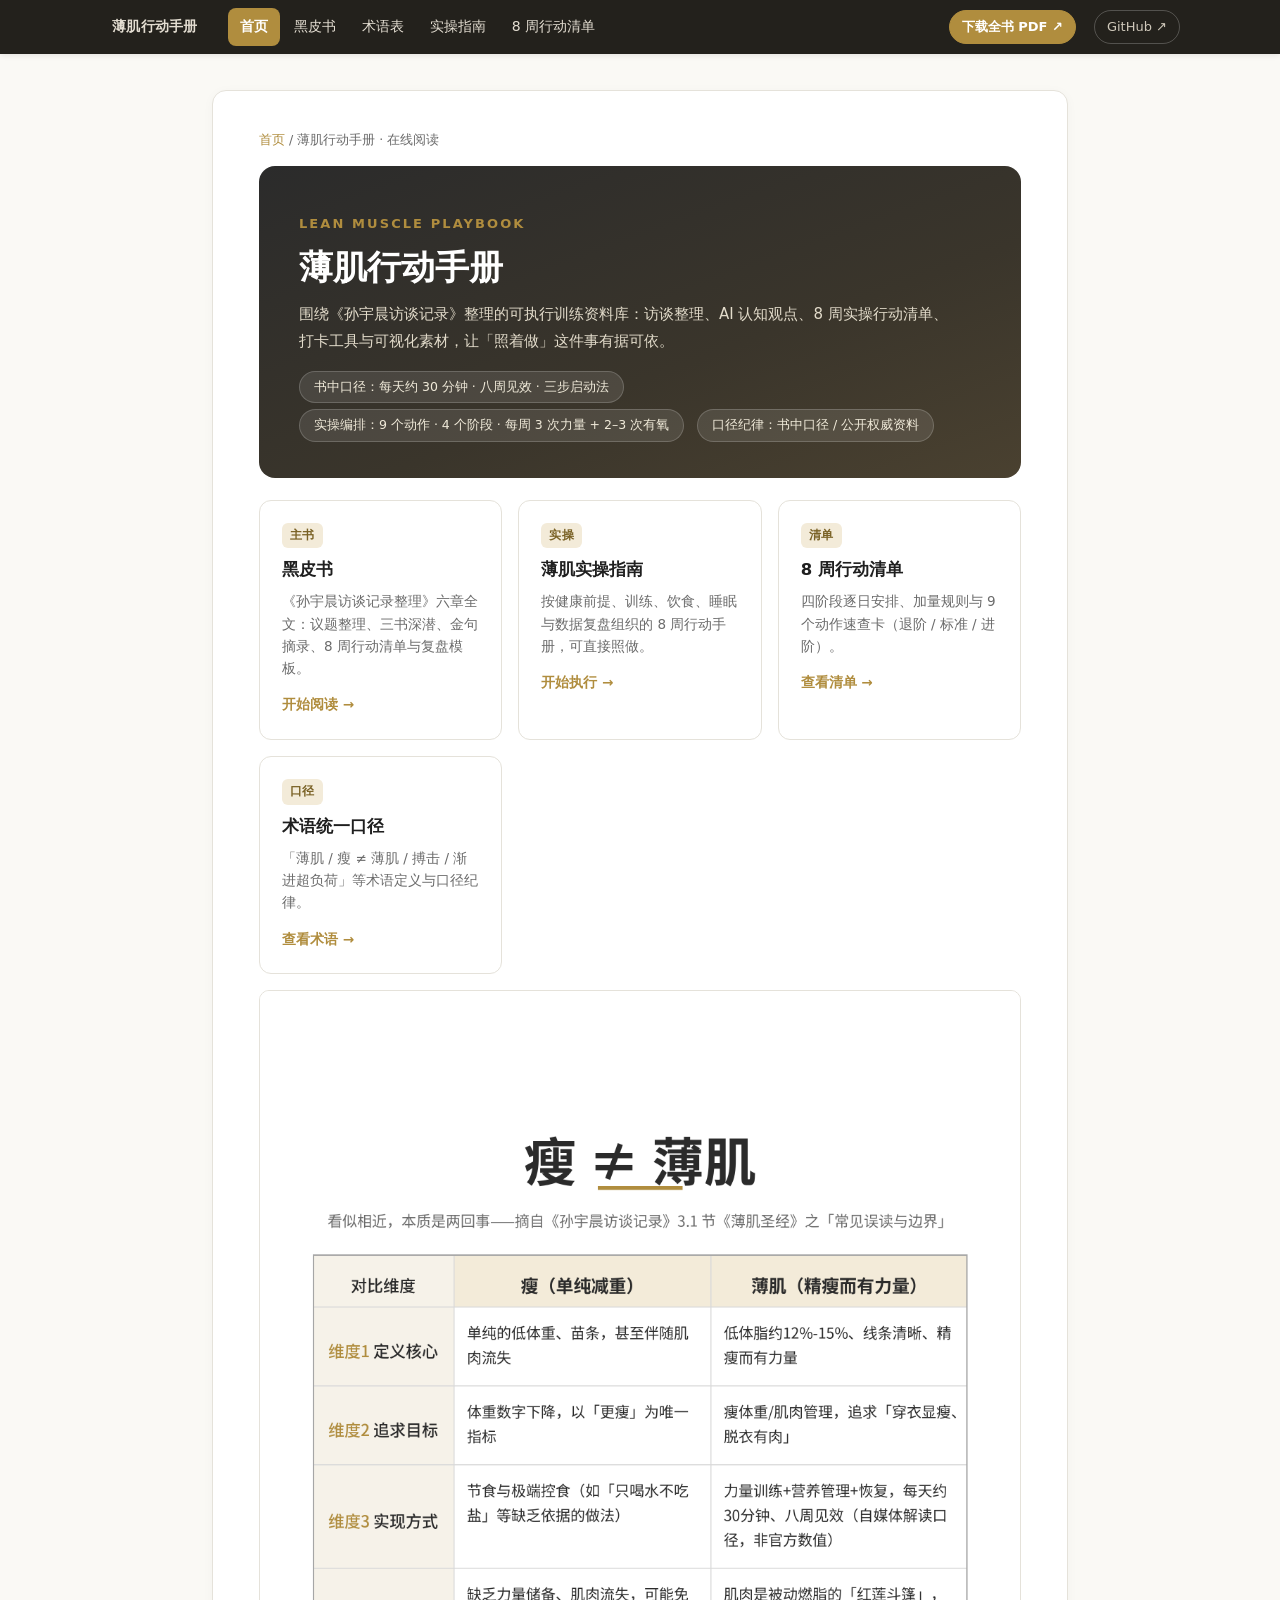
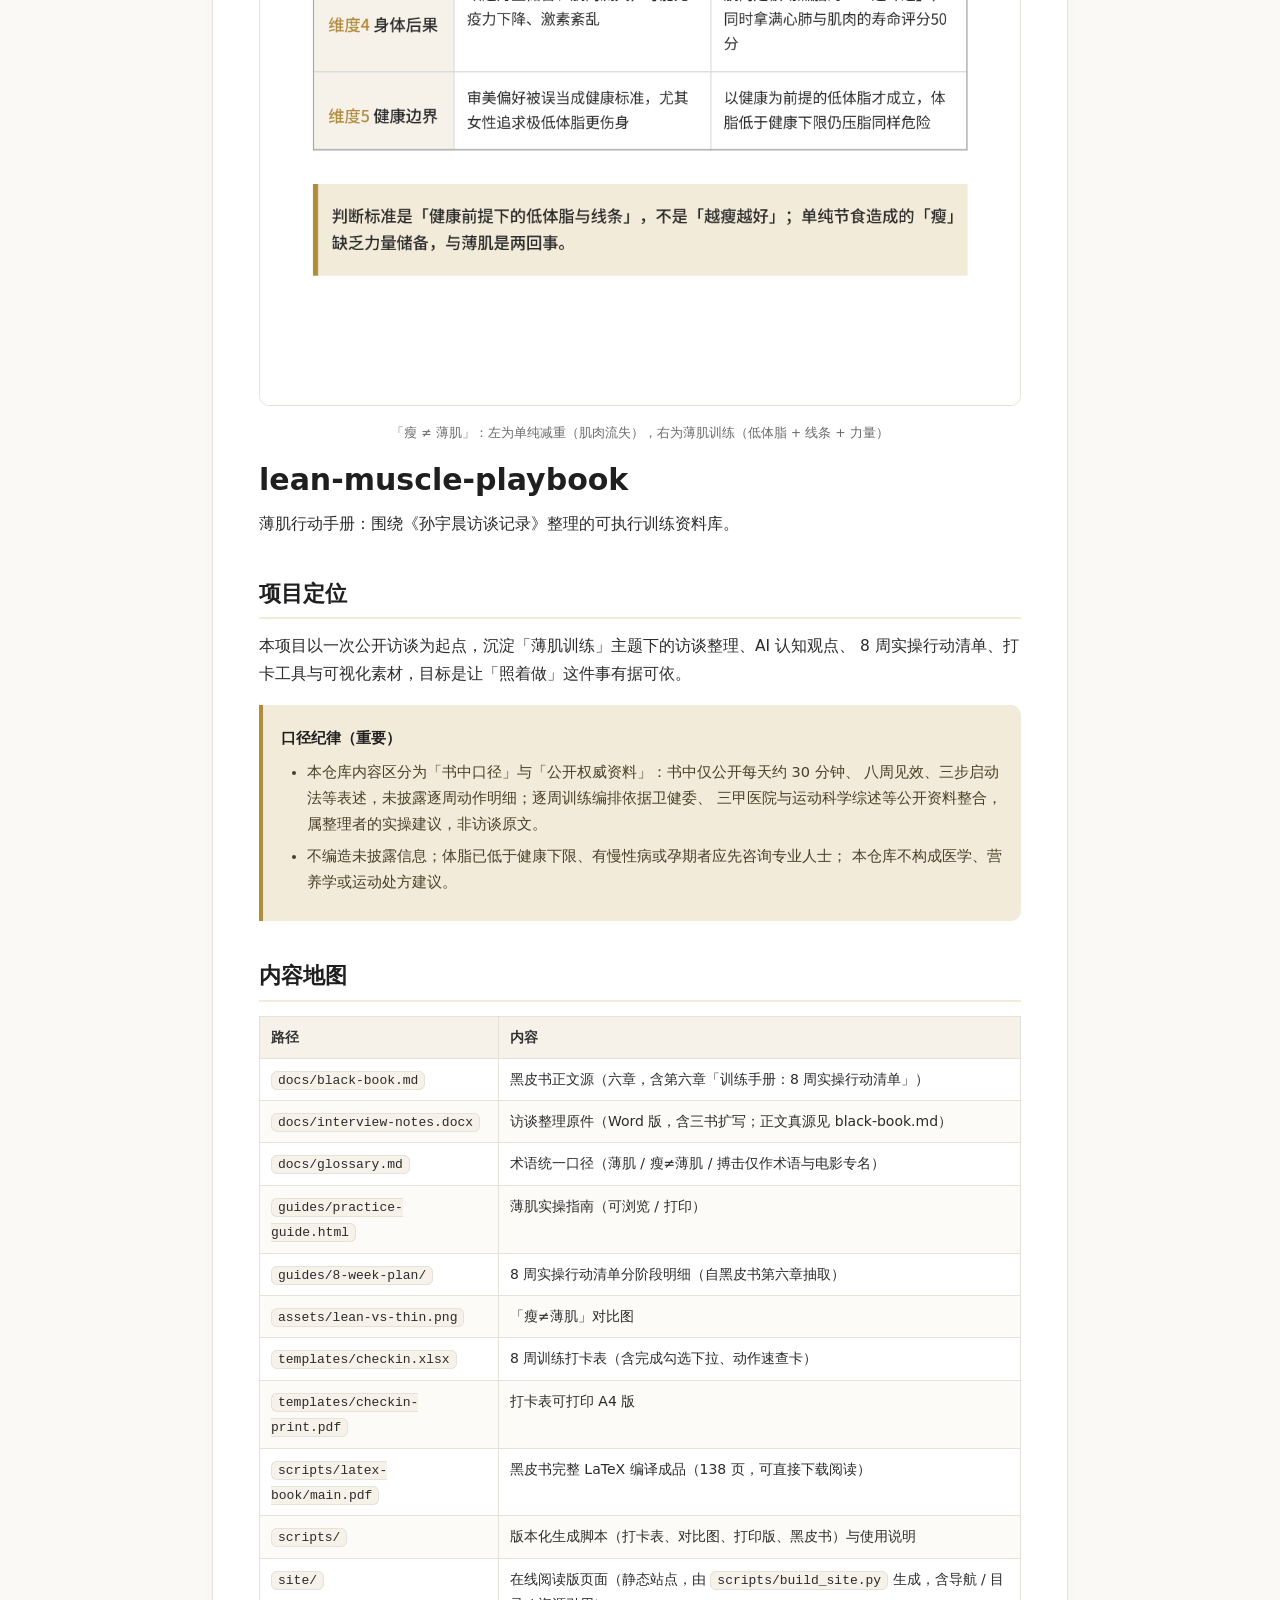
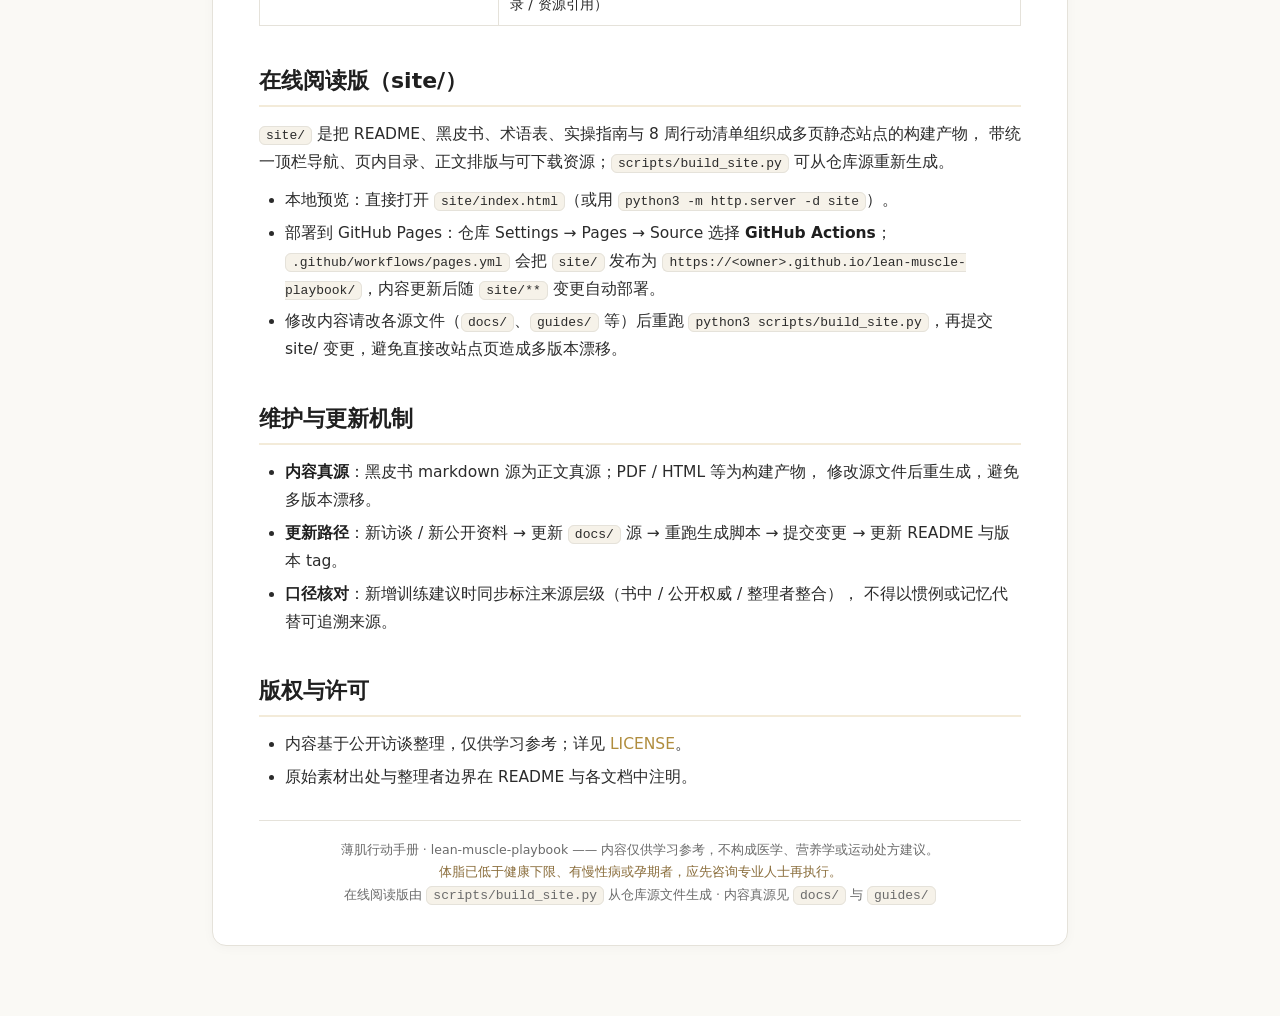
<file: site/index.html>
<!DOCTYPE html>
<html lang="zh-CN">
<head>
<meta charset="UTF-8">
<meta name="viewport" content="width=device-width, initial-scale=1.0">
<title>薄肌行动手册 · 在线阅读</title>
<meta name="description" content="薄肌行动手册 · 在线阅读 —— 薄肌行动手册（lean-muscle-playbook）在线阅读">
<link rel="stylesheet" href="assets/site.css">
</head>
<body>
<header class="topbar"><div class="topbar-inner">
<a class="brand" href="index.html"><span class="dot"></span>薄肌行动手册</a>
<nav><ul>
<li><a class="active" href="index.html">首页</a></li>
<li><a href="docs/black-book.html">黑皮书</a></li>
<li><a href="docs/glossary.html">术语表</a></li>
<li><a href="guides/practice-guide.html">实操指南</a></li>
<li><a href="guides/8-week-plan/index.html">8 周行动清单</a></li>
</ul></nav>
<a class="gh-link dl-top" href="https://raw.githubusercontent.com/isLinXu/lean-muscle-playbook/main/scripts/latex-book/main.pdf" target="_blank" rel="noopener">下载全书 PDF ↗</a>
<a class="gh-link" href="https://github.com/isLinXu/lean-muscle-playbook" target="_blank" rel="noopener">GitHub ↗</a>
</div></header>
<main>
<div class="page">
<div class="crumb"><a href="index.html">首页</a> / 薄肌行动手册 · 在线阅读</div>

<div class="hero">
  <div class="kicker">LEAN MUSCLE PLAYBOOK</div>
  <h1>薄肌行动手册</h1>
  <p>围绕《孙宇晨访谈记录》整理的可执行训练资料库：访谈整理、AI 认知观点、8 周实操行动清单、打卡工具与可视化素材，让「照着做」这件事有据可依。</p>
  <span class="pill">书中口径：每天约 30 分钟 · 八周见效 · 三步启动法</span>
  <span class="pill">实操编排：9 个动作 · 4 个阶段 · 每周 3 次力量 + 2–3 次有氧</span>
  <span class="pill">口径纪律：书中口径 / 公开权威资料</span>
</div>
<div class="cards">
  <div class="card"><span class="tag">主书</span><h3>黑皮书</h3><p>《孙宇晨访谈记录整理》六章全文：议题整理、三书深潜、金句摘录、8 周行动清单与复盘模板。</p><a class="go" href="docs/black-book.html">开始阅读 →</a></div>
  <div class="card"><span class="tag">实操</span><h3>薄肌实操指南</h3><p>按健康前提、训练、饮食、睡眠与数据复盘组织的 8 周行动手册，可直接照做。</p><a class="go" href="guides/practice-guide.html">开始执行 →</a></div>
  <div class="card"><span class="tag">清单</span><h3>8 周行动清单</h3><p>四阶段逐日安排、加量规则与 9 个动作速查卡（退阶 / 标准 / 进阶）。</p><a class="go" href="guides/8-week-plan/index.html">查看清单 →</a></div>
  <div class="card"><span class="tag">口径</span><h3>术语统一口径</h3><p>「薄肌 / 瘦 ≠ 薄肌 / 搏击 / 渐进超负荷」等术语定义与口径纪律。</p><a class="go" href="docs/glossary.html">查看术语 →</a></div>
</div>
<figure>
  <img src="assets/lean-vs-thin.png" alt="瘦不等于薄肌对比图">
  <figcaption>「瘦 ≠ 薄肌」：左为单纯减重（肌肉流失），右为薄肌训练（低体脂 + 线条 + 力量）</figcaption>
</figure>
<h1 id="lean-muscle-playbook">lean-muscle-playbook</h1>
<p>薄肌行动手册：围绕《孙宇晨访谈记录》整理的可执行训练资料库。</p>
<h2 id="ch-1">项目定位</h2>
<p>本项目以一次公开访谈为起点，沉淀「薄肌训练」主题下的访谈整理、AI 认知观点、 8 周实操行动清单、打卡工具与可视化素材，目标是让「照着做」这件事有据可依。</p>
<blockquote>
<p><strong>口径纪律（重要）</strong></p>
<ul>
<li>本仓库内容区分为「书中口径」与「公开权威资料」：书中仅公开每天约 30 分钟、 八周见效、三步启动法等表述，未披露逐周动作明细；逐周训练编排依据卫健委、 三甲医院与运动科学综述等公开资料整合，属整理者的实操建议，非访谈原文。</li>
<li>不编造未披露信息；体脂已低于健康下限、有慢性病或孕期者应先咨询专业人士； 本仓库不构成医学、营养学或运动处方建议。</li>
</ul>
</blockquote>
<h2 id="ch-2">内容地图</h2>
<table>
<thead>
<tr class="header">
<th>路径</th>
<th>内容</th>
</tr>
</thead>
<tbody>
<tr class="odd">
<td><code>docs/black-book.md</code></td>
<td>黑皮书正文源（六章，含第六章「训练手册：8 周实操行动清单」）</td>
</tr>
<tr class="even">
<td><code>docs/interview-notes.docx</code></td>
<td>访谈整理原件（Word 版，含三书扩写；正文真源见 black-book.md）</td>
</tr>
<tr class="odd">
<td><code>docs/glossary.md</code></td>
<td>术语统一口径（薄肌 / 瘦≠薄肌 / 搏击仅作术语与电影专名）</td>
</tr>
<tr class="even">
<td><code>guides/practice-guide.html</code></td>
<td>薄肌实操指南（可浏览 / 打印）</td>
</tr>
<tr class="odd">
<td><code>guides/8-week-plan/</code></td>
<td>8 周实操行动清单分阶段明细（自黑皮书第六章抽取）</td>
</tr>
<tr class="even">
<td><code>assets/lean-vs-thin.png</code></td>
<td>「瘦≠薄肌」对比图</td>
</tr>
<tr class="odd">
<td><code>templates/checkin.xlsx</code></td>
<td>8 周训练打卡表（含完成勾选下拉、动作速查卡）</td>
</tr>
<tr class="even">
<td><code>templates/checkin-print.pdf</code></td>
<td>打卡表可打印 A4 版</td>
</tr>
<tr class="odd">
<td><code>scripts/latex-book/main.pdf</code></td>
<td>黑皮书完整 LaTeX 编译成品（138 页，可直接下载阅读）</td>
</tr>
<tr class="even">
<td><code>scripts/</code></td>
<td>版本化生成脚本（打卡表、对比图、打印版、黑皮书）与使用说明</td>
</tr>
<tr class="odd">
<td><code>site/</code></td>
<td>在线阅读版页面（静态站点，由 <code>scripts/build_site.py</code> 生成，含导航 / 目录 / 资源引用）</td>
</tr>
</tbody>
</table>
<h2 id="ch-3">在线阅读版（site/）</h2>
<p><code>site/</code> 是把 README、黑皮书、术语表、实操指南与 8 周行动清单组织成多页静态站点的构建产物， 带统一顶栏导航、页内目录、正文排版与可下载资源；<code>scripts/build_site.py</code> 可从仓库源重新生成。</p>
<ul>
<li>本地预览：直接打开 <code>site/index.html</code>（或用 <code>python3 -m http.server -d site</code>）。</li>
<li>部署到 GitHub Pages：仓库 Settings → Pages → Source 选择 <strong>GitHub Actions</strong>； <code>.github/workflows/pages.yml</code> 会把 <code>site/</code> 发布为 <code>https://&lt;owner&gt;.github.io/lean-muscle-playbook/</code>，内容更新后随 <code>site/**</code> 变更自动部署。</li>
<li>修改内容请改各源文件（<code>docs/</code>、<code>guides/</code> 等）后重跑 <code>python3 scripts/build_site.py</code>，再提交 site/ 变更，避免直接改站点页造成多版本漂移。</li>
</ul>
<h2 id="ch-4">维护与更新机制</h2>
<ul>
<li><strong>内容真源</strong>：黑皮书 markdown 源为正文真源；PDF / HTML 等为构建产物， 修改源文件后重生成，避免多版本漂移。</li>
<li><strong>更新路径</strong>：新访谈 / 新公开资料 → 更新 <code>docs/</code> 源 → 重跑生成脚本 → 提交变更 → 更新 README 与版本 tag。</li>
<li><strong>口径核对</strong>：新增训练建议时同步标注来源层级（书中 / 公开权威 / 整理者整合）， 不得以惯例或记忆代替可追溯来源。</li>
</ul>
<h2 id="ch-5">版权与许可</h2>
<ul>
<li>内容基于公开访谈整理，仅供学习参考；详见 <a href="LICENSE">LICENSE</a>。</li>
<li>原始素材出处与整理者边界在 README 与各文档中注明。</li>
</ul>

<footer>
  <div>薄肌行动手册 · lean-muscle-playbook —— 内容仅供学习参考，不构成医学、营养学或运动处方建议。</div>
  <div class="warn">体脂已低于健康下限、有慢性病或孕期者，应先咨询专业人士再执行。</div>
  <div>在线阅读版由 <code>scripts/build_site.py</code> 从仓库源文件生成 · 内容真源见 <code>docs/</code> 与 <code>guides/</code></div>
</footer>
</div>
</main>
</body>
</html>
</file>
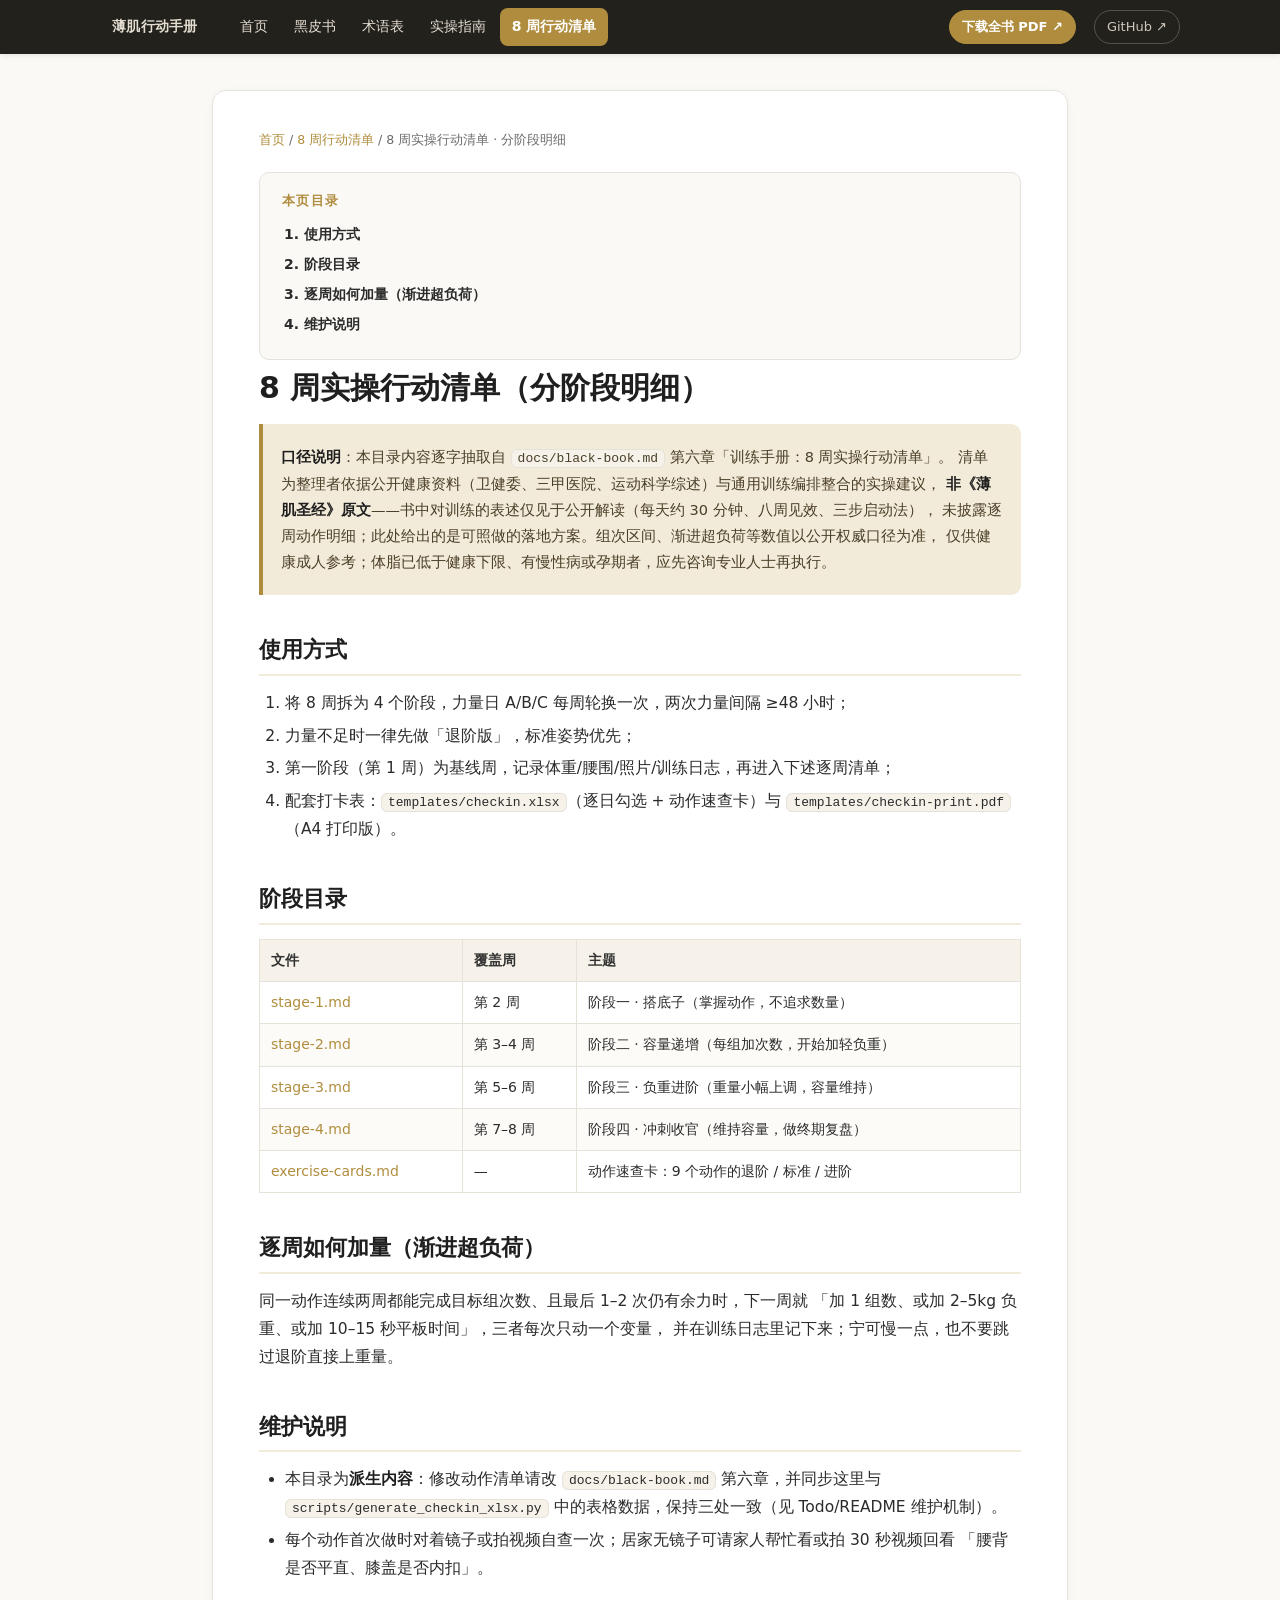
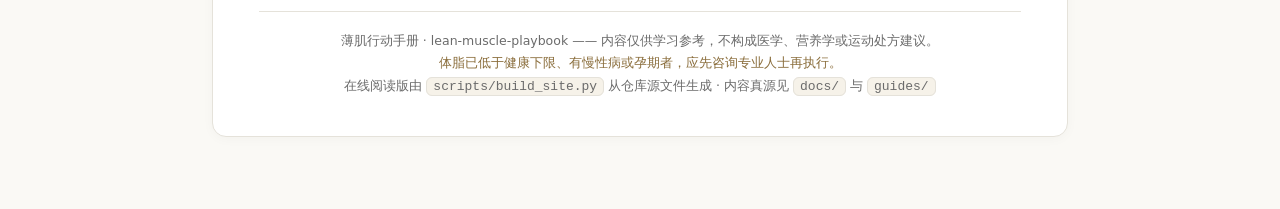
<file: site/guides/8-week-plan/index.html>
<!DOCTYPE html>
<html lang="zh-CN">
<head>
<meta charset="UTF-8">
<meta name="viewport" content="width=device-width, initial-scale=1.0">
<title>8 周实操行动清单 · 分阶段明细 · 薄肌行动手册</title>
<meta name="description" content="8 周实操行动清单 · 分阶段明细 —— 薄肌行动手册（lean-muscle-playbook）在线阅读">
<link rel="stylesheet" href="../../assets/site.css">
</head>
<body>
<header class="topbar"><div class="topbar-inner">
<a class="brand" href="../../index.html"><span class="dot"></span>薄肌行动手册</a>
<nav><ul>
<li><a href="../../index.html">首页</a></li>
<li><a href="../../docs/black-book.html">黑皮书</a></li>
<li><a href="../../docs/glossary.html">术语表</a></li>
<li><a href="../../guides/practice-guide.html">实操指南</a></li>
<li><a class="active" href="../../guides/8-week-plan/index.html">8 周行动清单</a></li>
</ul></nav>
<a class="gh-link dl-top" href="https://raw.githubusercontent.com/isLinXu/lean-muscle-playbook/main/scripts/latex-book/main.pdf" target="_blank" rel="noopener">下载全书 PDF ↗</a>
<a class="gh-link" href="https://github.com/isLinXu/lean-muscle-playbook" target="_blank" rel="noopener">GitHub ↗</a>
</div></header>
<main>
<div class="page">
<div class="crumb"><a href="../../index.html">首页</a> / <a href="../../guides/8-week-plan/index.html">8 周行动清单</a> / 8 周实操行动清单 · 分阶段明细</div>
<nav class="toc"><div class="toc-title">本页目录</div><ol>
<li class="lvl2"><a href="#ch-1">使用方式</a></li>
<li class="lvl2"><a href="#ch-2">阶段目录</a></li>
<li class="lvl2"><a href="#ch-3">逐周如何加量（渐进超负荷）</a></li>
<li class="lvl2"><a href="#ch-4">维护说明</a></li>
</ol></nav>

<h1 id="8-周实操行动清单分阶段明细">8 周实操行动清单（分阶段明细）</h1>
<blockquote>
<p><strong>口径说明</strong>：本目录内容逐字抽取自 <code>docs/black-book.md</code> 第六章「训练手册：8 周实操行动清单」。 清单为整理者依据公开健康资料（卫健委、三甲医院、运动科学综述）与通用训练编排整合的实操建议， <strong>非《薄肌圣经》原文</strong>——书中对训练的表述仅见于公开解读（每天约 30 分钟、八周见效、三步启动法）， 未披露逐周动作明细；此处给出的是可照做的落地方案。组次区间、渐进超负荷等数值以公开权威口径为准， 仅供健康成人参考；体脂已低于健康下限、有慢性病或孕期者，应先咨询专业人士再执行。</p>
</blockquote>
<h2 id="ch-1">使用方式</h2>
<ol type="1">
<li>将 8 周拆为 4 个阶段，力量日 A/B/C 每周轮换一次，两次力量间隔 ≥48 小时；</li>
<li>力量不足时一律先做「退阶版」，标准姿势优先；</li>
<li>第一阶段（第 1 周）为基线周，记录体重/腰围/照片/训练日志，再进入下述逐周清单；</li>
<li>配套打卡表：<code>templates/checkin.xlsx</code>（逐日勾选 + 动作速查卡）与 <code>templates/checkin-print.pdf</code>（A4 打印版）。</li>
</ol>
<h2 id="ch-2">阶段目录</h2>
<table>
<thead>
<tr class="header">
<th>文件</th>
<th>覆盖周</th>
<th>主题</th>
</tr>
</thead>
<tbody>
<tr class="odd">
<td><a href="../../guides/8-week-plan/stage-1.html">stage-1.md</a></td>
<td>第 2 周</td>
<td>阶段一 · 搭底子（掌握动作，不追求数量）</td>
</tr>
<tr class="even">
<td><a href="../../guides/8-week-plan/stage-2.html">stage-2.md</a></td>
<td>第 3–4 周</td>
<td>阶段二 · 容量递增（每组加次数，开始加轻负重）</td>
</tr>
<tr class="odd">
<td><a href="../../guides/8-week-plan/stage-3.html">stage-3.md</a></td>
<td>第 5–6 周</td>
<td>阶段三 · 负重进阶（重量小幅上调，容量维持）</td>
</tr>
<tr class="even">
<td><a href="../../guides/8-week-plan/stage-4.html">stage-4.md</a></td>
<td>第 7–8 周</td>
<td>阶段四 · 冲刺收官（维持容量，做终期复盘）</td>
</tr>
<tr class="odd">
<td><a href="../../guides/8-week-plan/exercise-cards.html">exercise-cards.md</a></td>
<td>—</td>
<td>动作速查卡：9 个动作的退阶 / 标准 / 进阶</td>
</tr>
</tbody>
</table>
<h2 id="ch-3">逐周如何加量（渐进超负荷）</h2>
<p>同一动作连续两周都能完成目标组次数、且最后 1–2 次仍有余力时，下一周就 「加 1 组数、或加 2–5kg 负重、或加 10–15 秒平板时间」，三者每次只动一个变量， 并在训练日志里记下来；宁可慢一点，也不要跳过退阶直接上重量。</p>
<h2 id="ch-4">维护说明</h2>
<ul>
<li>本目录为<strong>派生内容</strong>：修改动作清单请改 <code>docs/black-book.md</code> 第六章，并同步这里与 <code>scripts/generate_checkin_xlsx.py</code> 中的表格数据，保持三处一致（见 Todo/README 维护机制）。</li>
<li>每个动作首次做时对着镜子或拍视频自查一次；居家无镜子可请家人帮忙看或拍 30 秒视频回看 「腰背是否平直、膝盖是否内扣」。</li>
</ul>

<footer>
  <div>薄肌行动手册 · lean-muscle-playbook —— 内容仅供学习参考，不构成医学、营养学或运动处方建议。</div>
  <div class="warn">体脂已低于健康下限、有慢性病或孕期者，应先咨询专业人士再执行。</div>
  <div>在线阅读版由 <code>scripts/build_site.py</code> 从仓库源文件生成 · 内容真源见 <code>docs/</code> 与 <code>guides/</code></div>
</footer>
</div>
</main>
</body>
</html>
</file>
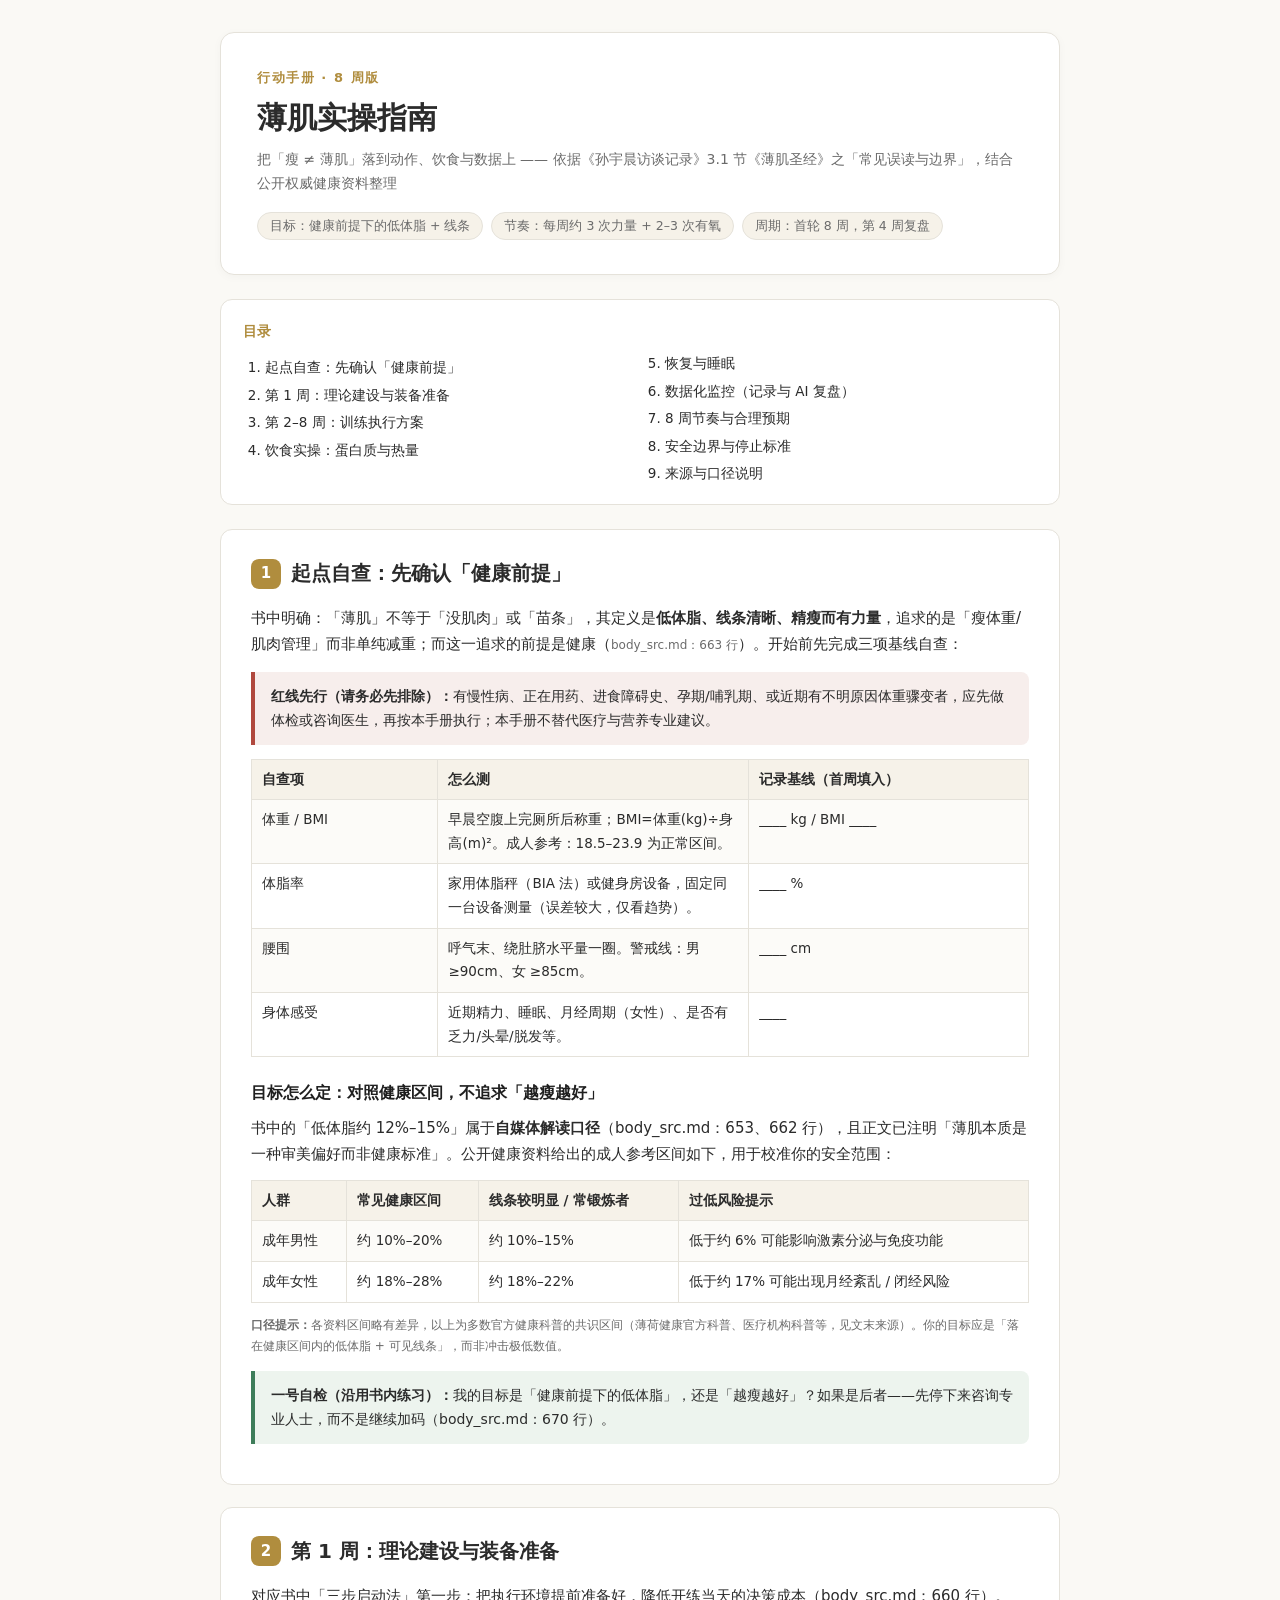
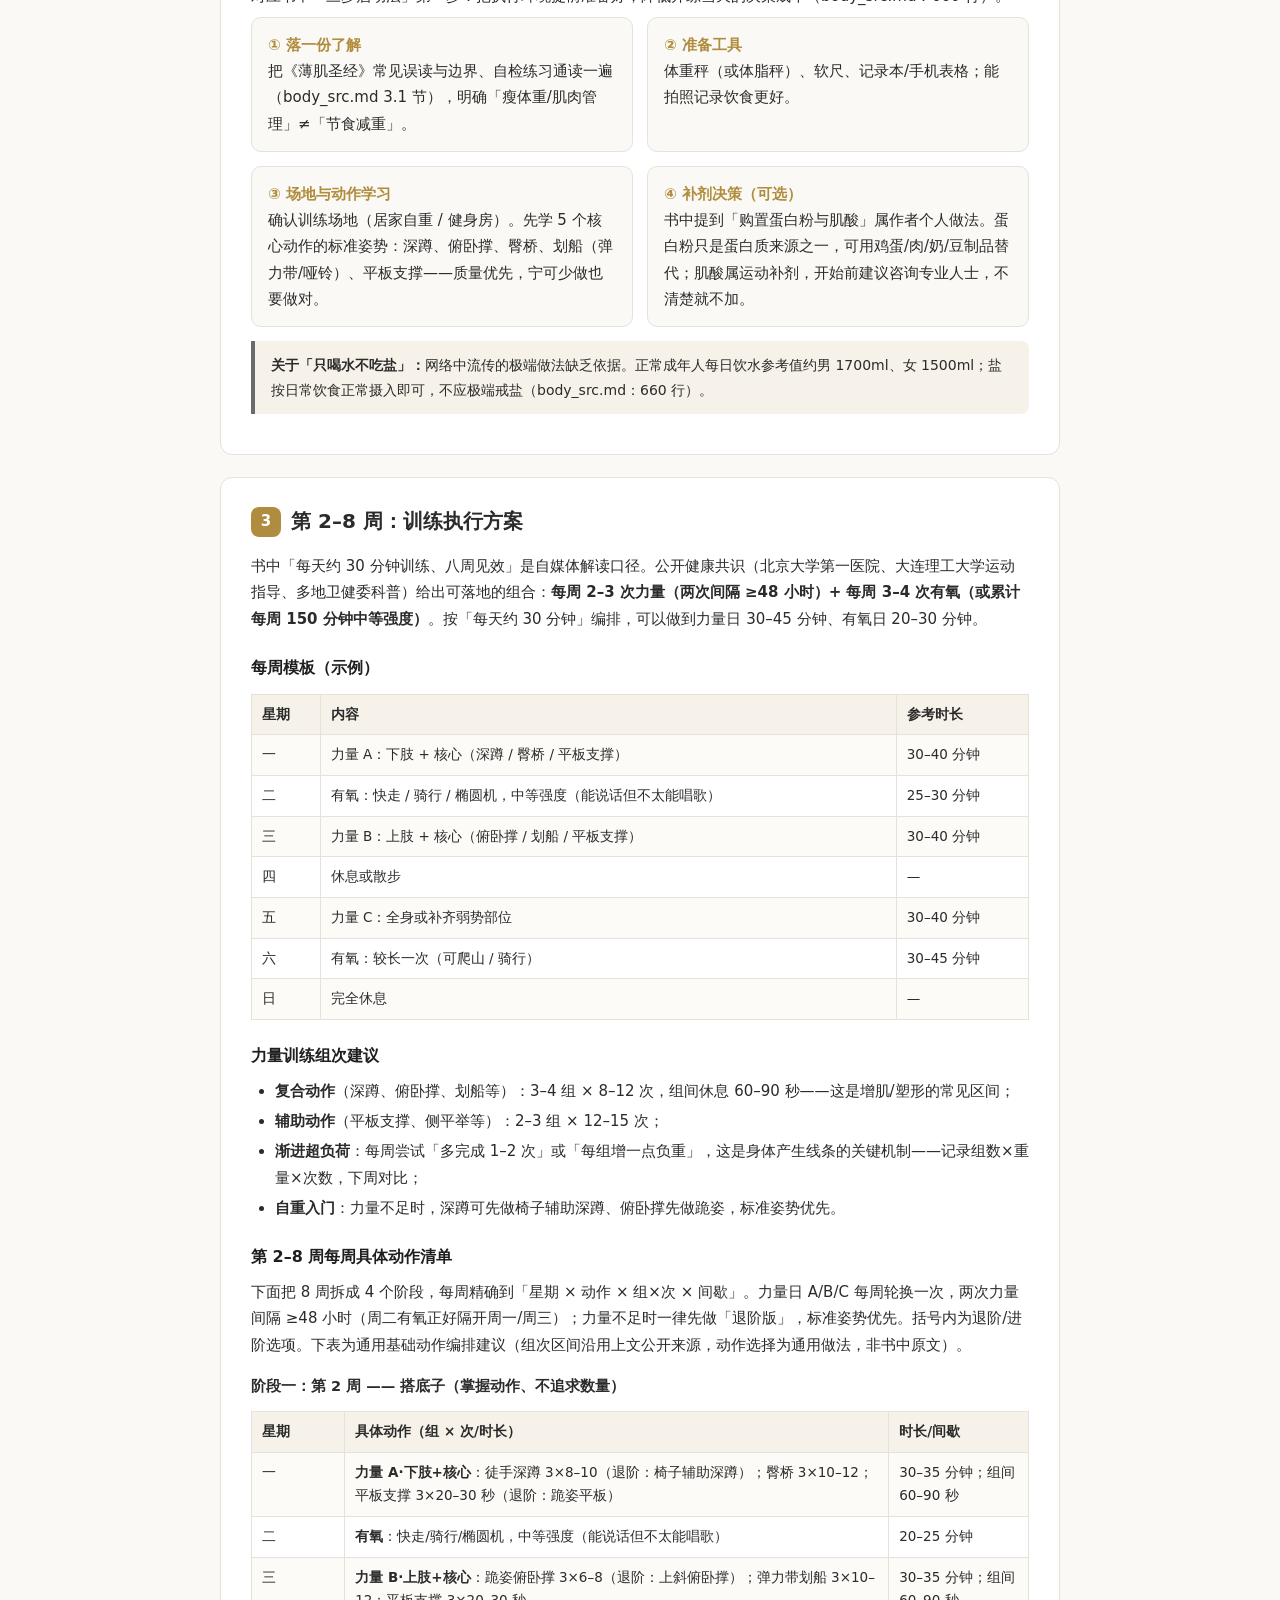
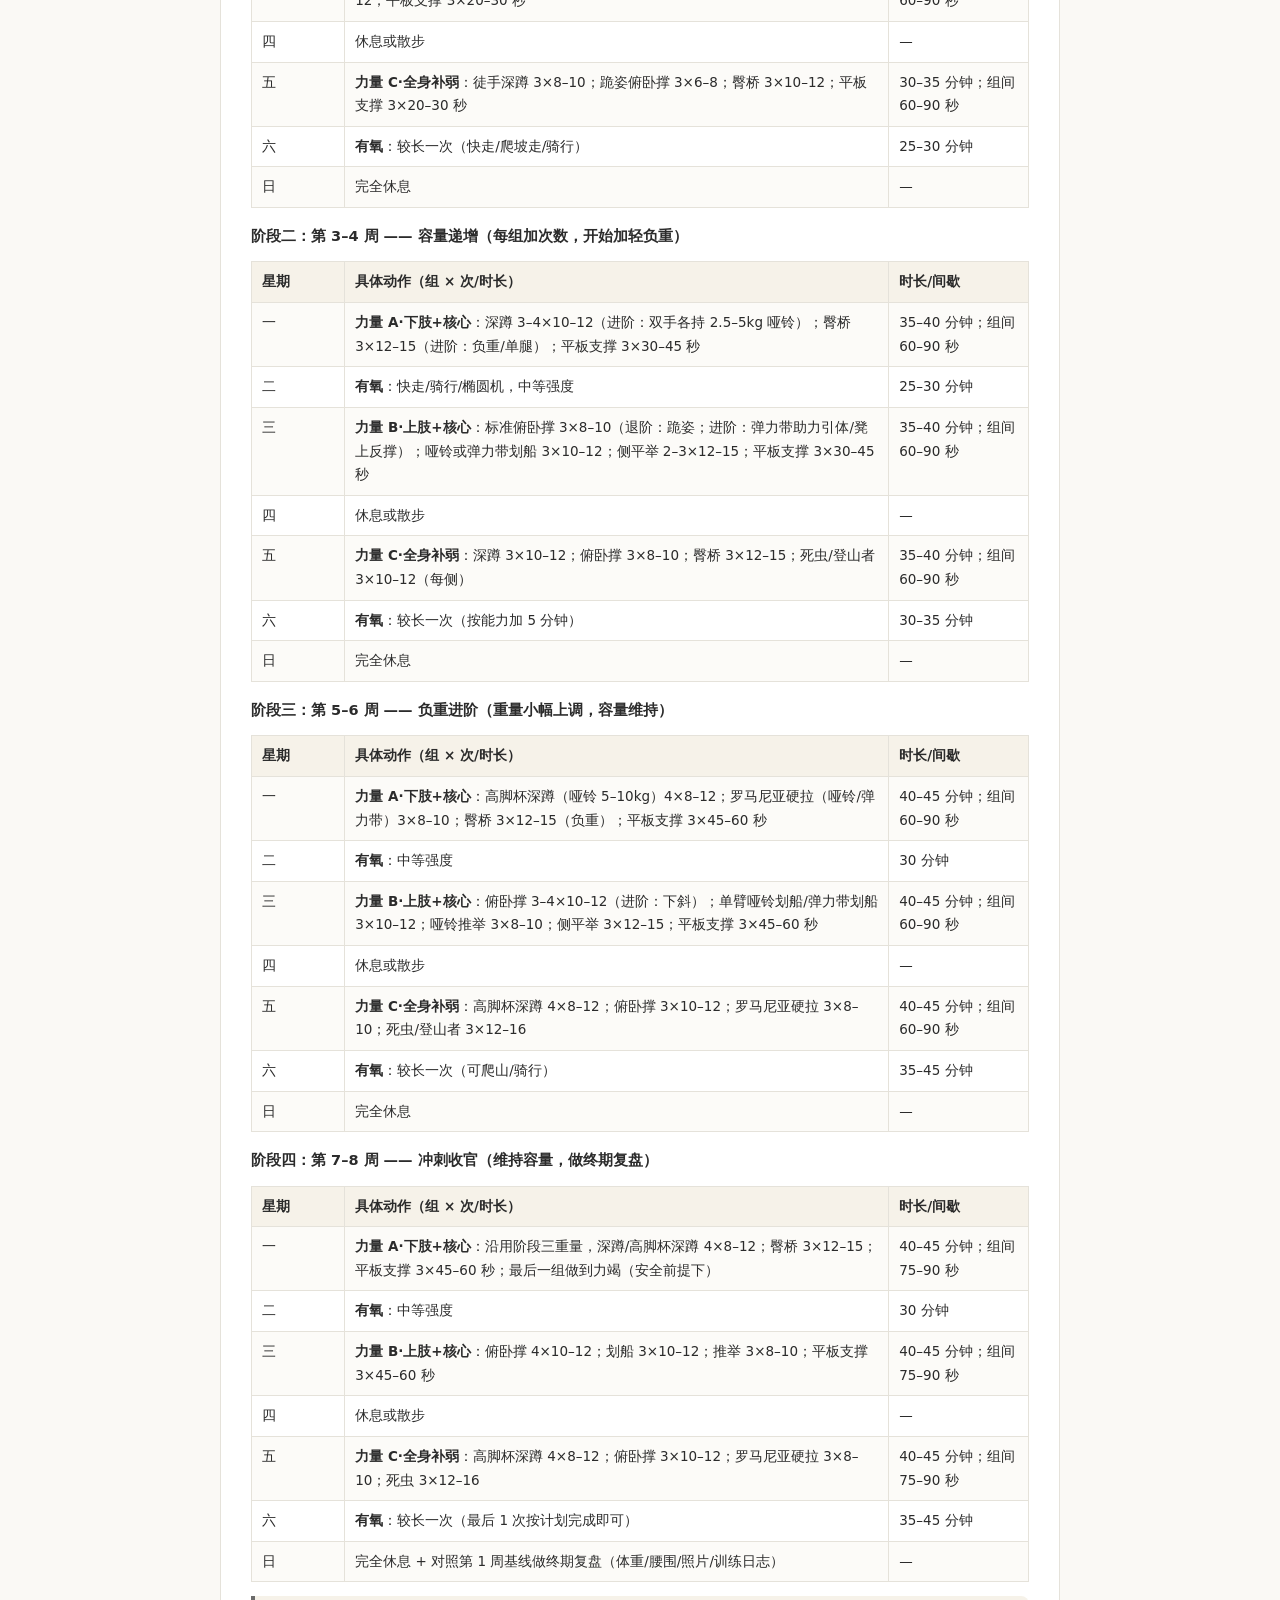
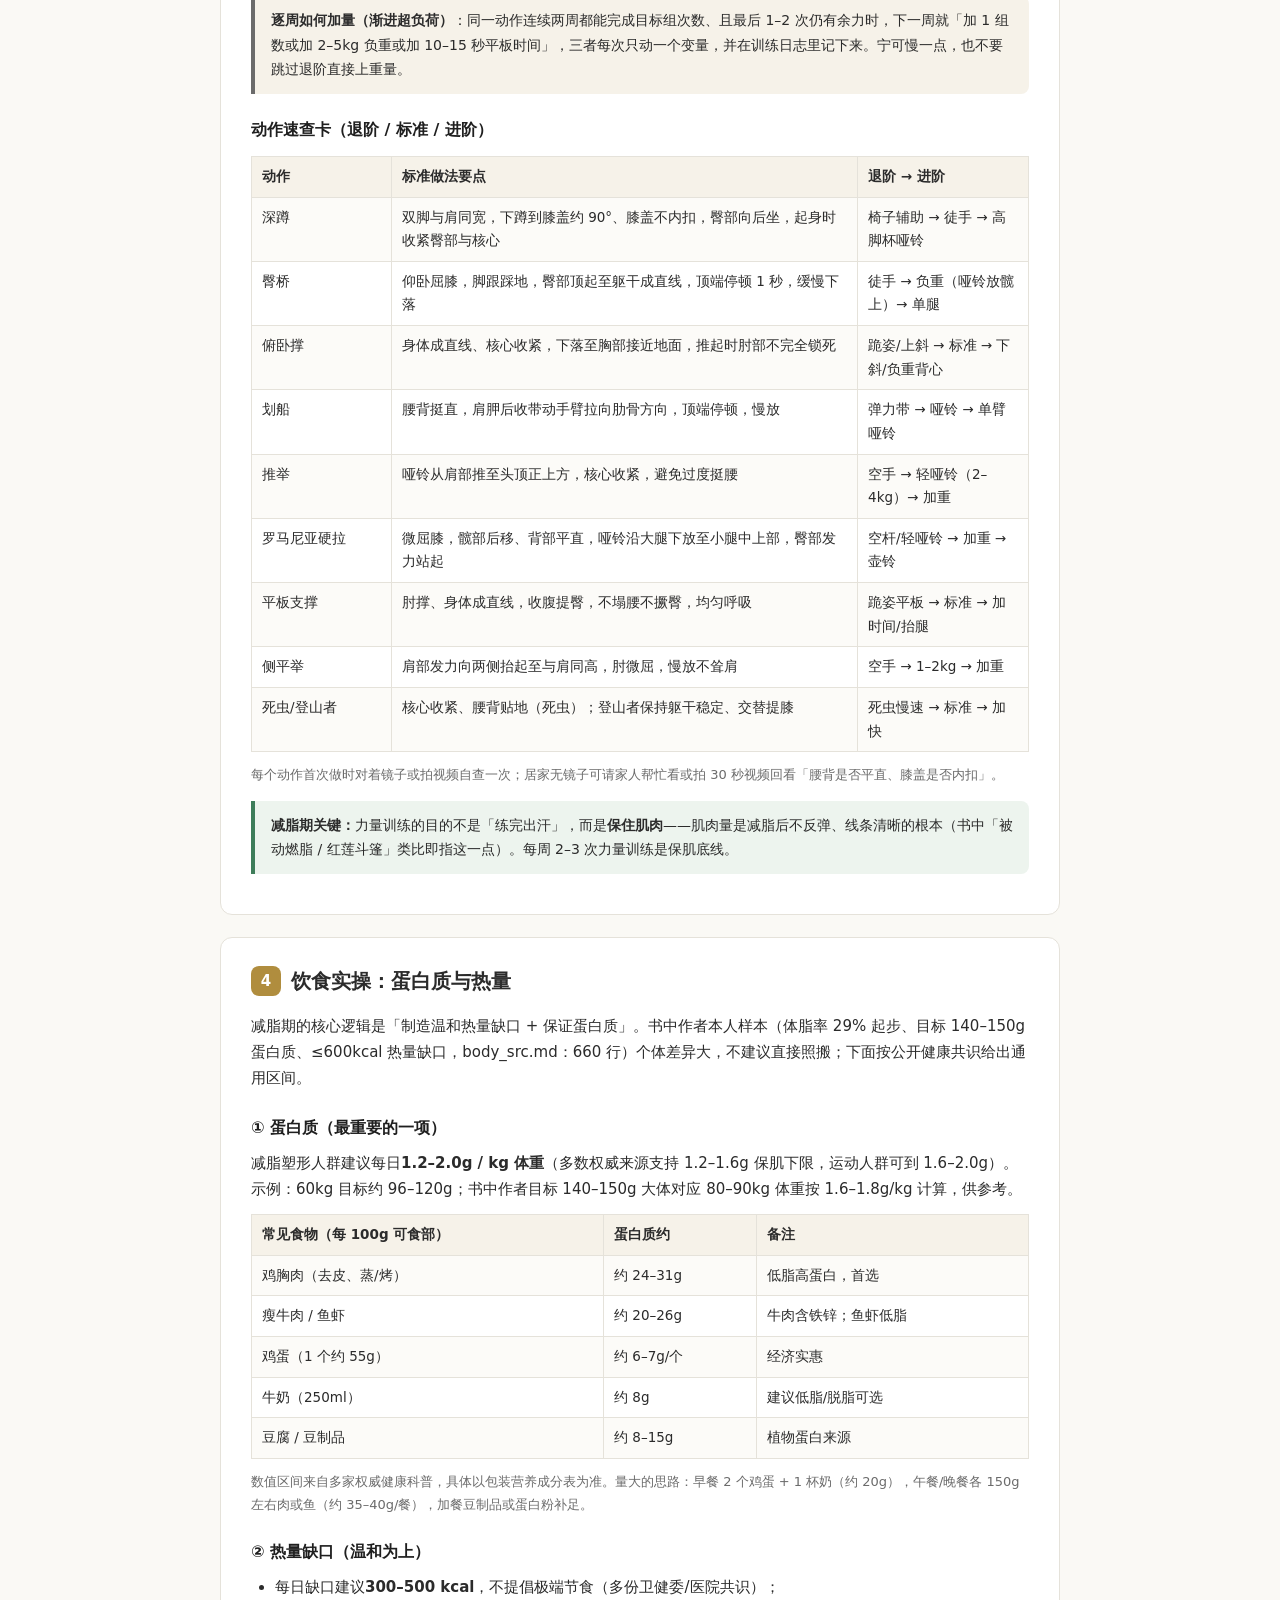
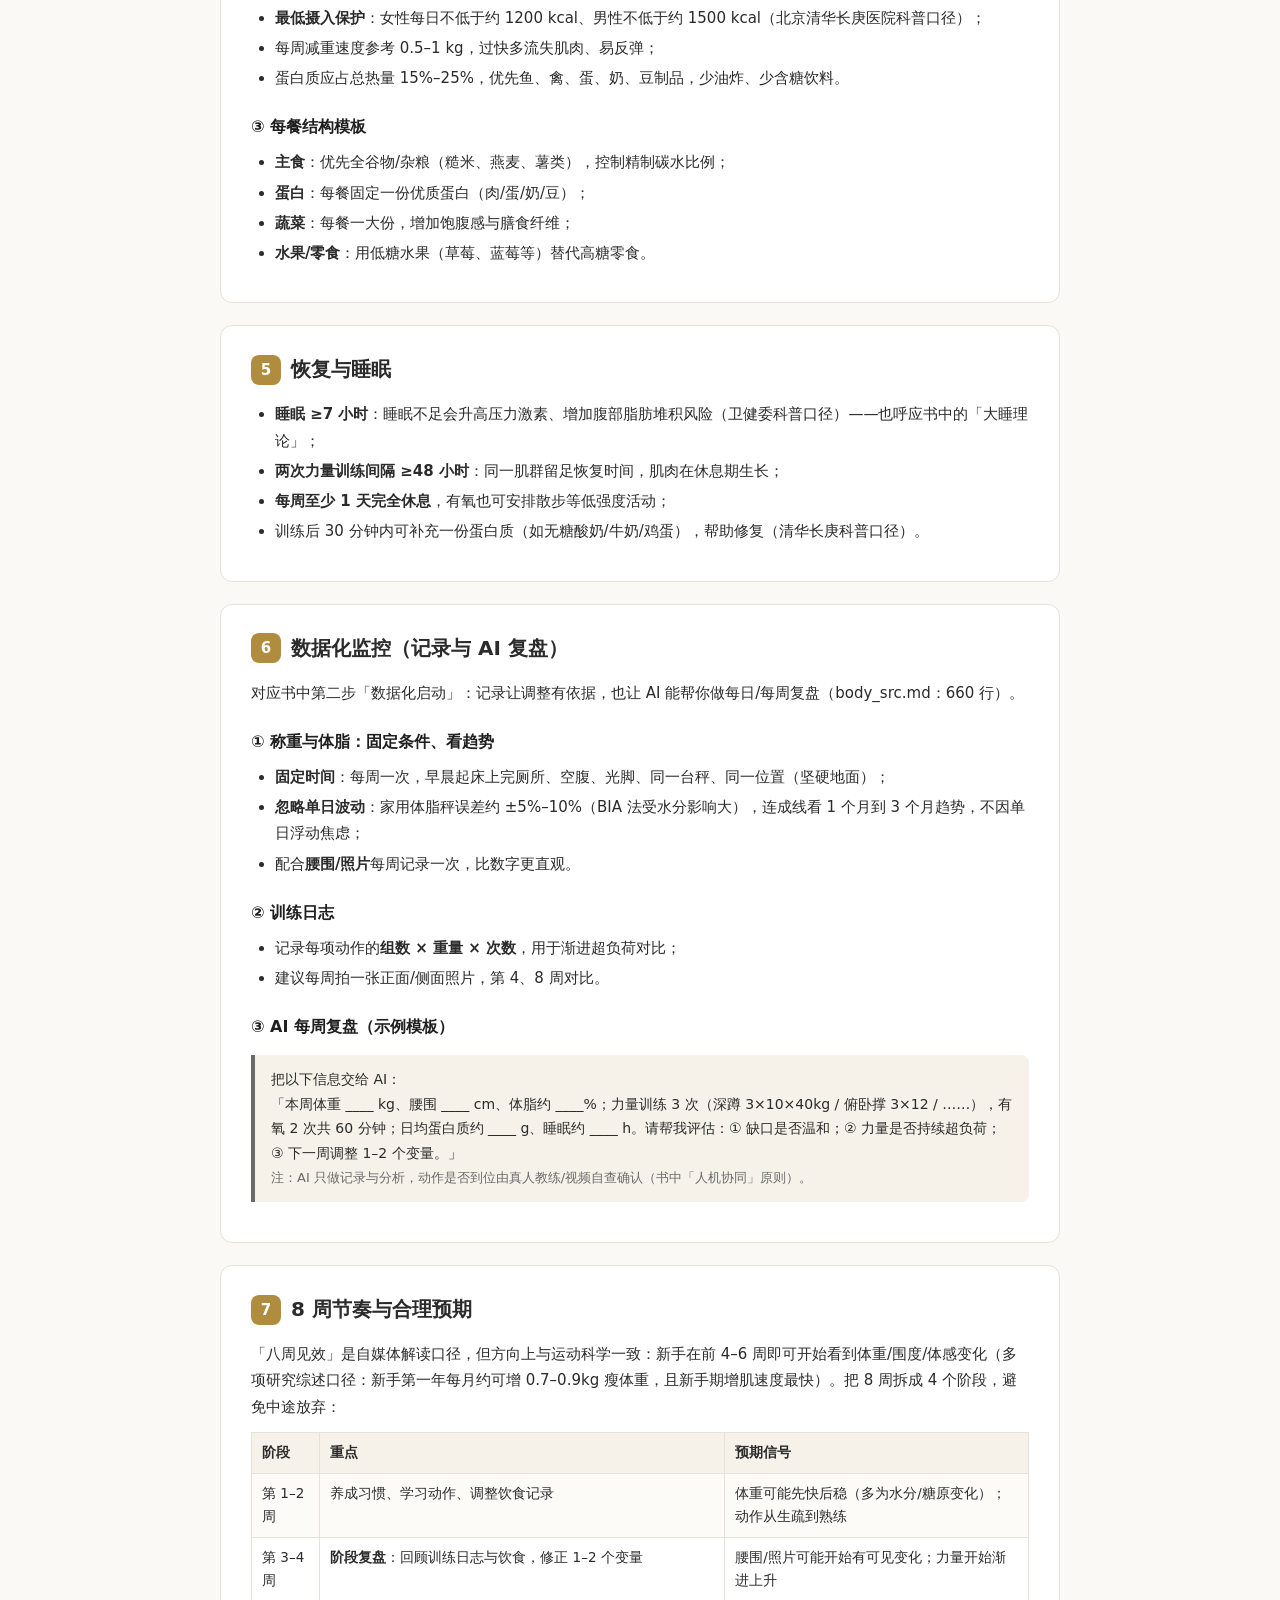
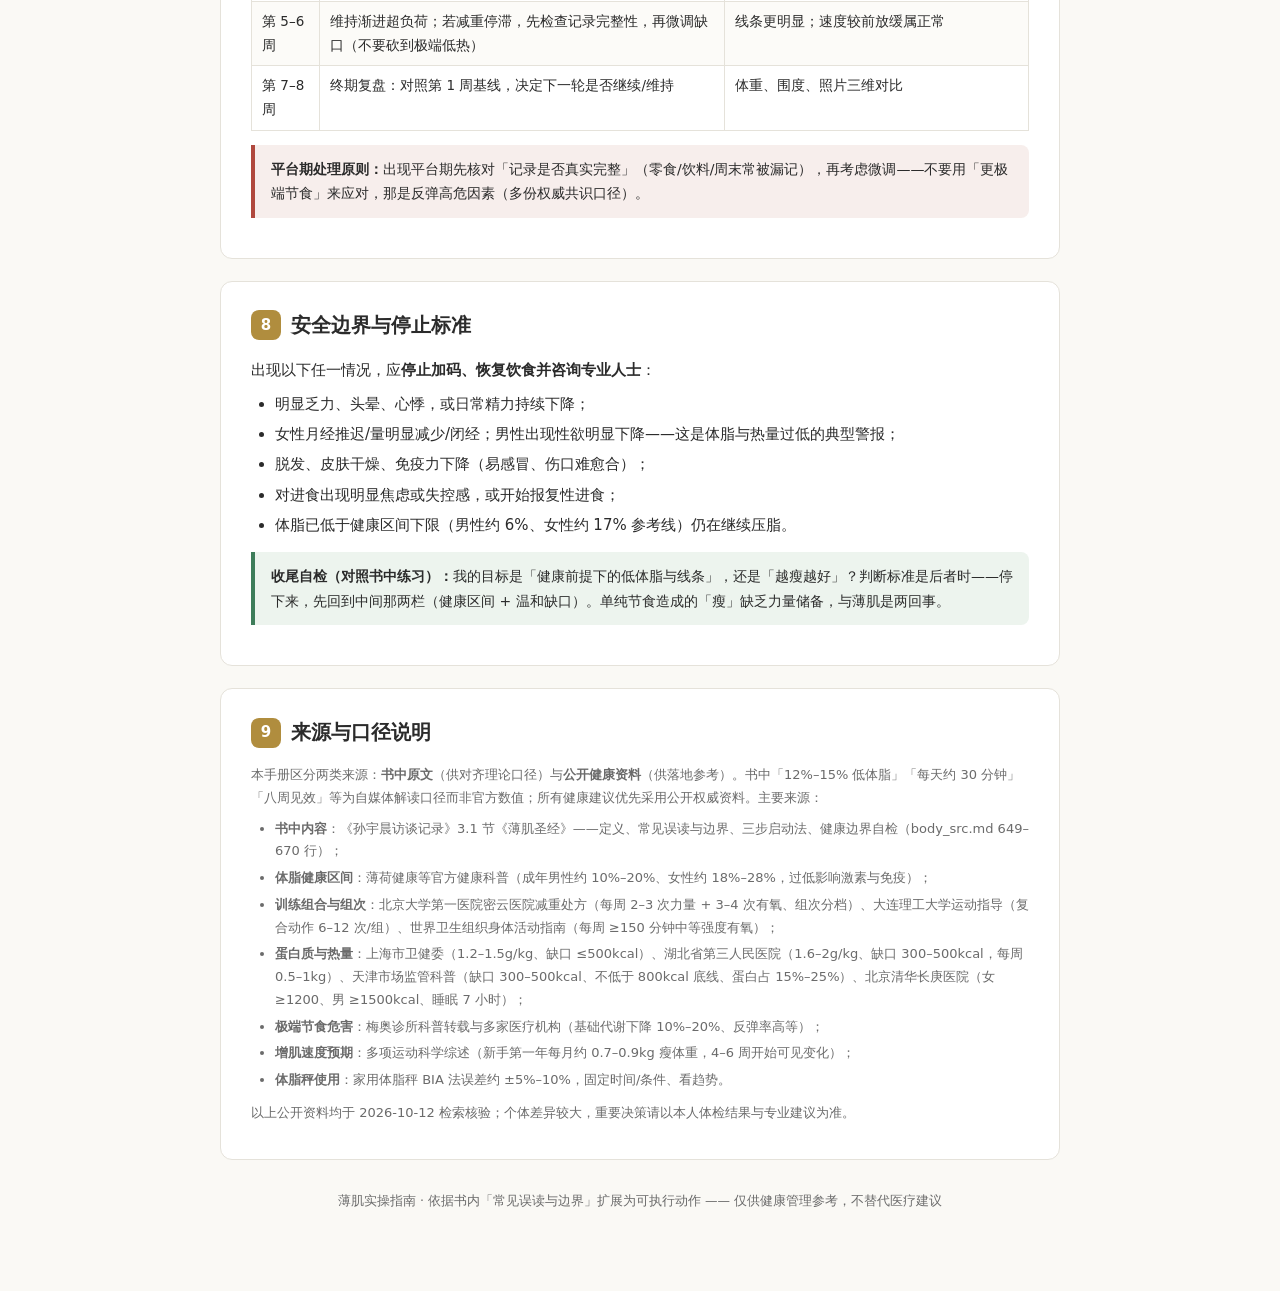
<file: guides/practice-guide.html>
<!DOCTYPE html>
<html lang="zh-CN">
<head>
<meta charset="UTF-8">
<meta name="viewport" content="width=device-width, initial-scale=1.0">
<title>薄肌实操指南 — 8 周行动手册</title>
<style>
  :root{
    --ink:#2b2b2b; --gray:#6b6b6b; --line:#e5e2da; --bg:#faf9f5; --card:#ffffff;
    --gold:#b08d3e; --gold-light:#f3ebd9; --green:#3e7d5a; --red:#b0483e; --soft:#f6f2e9;
  }
  *{box-sizing:border-box;}
  body{margin:0;background:var(--bg);color:var(--ink);
    font-family:"PingFang SC","Hiragino Sans GB","Noto Sans CJK SC","Microsoft YaHei",system-ui,sans-serif;
    line-height:1.75;font-size:15px;}
  .wrap{max-width:880px;margin:0 auto;padding:32px 20px 80px;}
  header.hero{background:var(--card);border:1px solid var(--line);border-radius:14px;
    padding:34px 36px;margin-bottom:24px;box-shadow:0 2px 10px rgba(0,0,0,.03);}
  .kicker{color:var(--gold);font-weight:600;font-size:13px;letter-spacing:.12em;margin-bottom:8px;}
  h1{margin:0 0 10px;font-size:30px;line-height:1.3;}
  .sub{color:var(--gray);font-size:14px;margin-bottom:16px;}
  .meta{display:flex;flex-wrap:wrap;gap:8px;font-size:12.5px;color:var(--gray);}
  .tag{background:var(--soft);border:1px solid var(--line);border-radius:999px;padding:2px 12px;}
  nav.toc{background:var(--card);border:1px solid var(--line);border-radius:12px;padding:18px 22px;margin-bottom:24px;}
  nav.toc b{color:var(--gold);font-size:14px;}
  nav.toc ol{margin:8px 0 0;padding-left:22px;columns:2;column-gap:28px;font-size:13.5px;}
  nav.toc a{color:var(--ink);text-decoration:none;}
  nav.toc a:hover{color:var(--gold);}
  section{background:var(--card);border:1px solid var(--line);border-radius:12px;
    padding:26px 30px;margin-bottom:22px;}
  h2{margin:0 0 14px;font-size:20px;display:flex;align-items:center;gap:10px;}
  h2 .no{background:var(--gold);color:#fff;border-radius:8px;width:30px;height:30px;flex:0 0 30px;
    display:inline-flex;align-items:center;justify-content:center;font-size:15px;}
  h3{font-size:16px;margin:22px 0 8px;color:#1f1f1f;}
  h4{font-size:14.5px;margin:16px 0 6px;}
  p{margin:8px 0;}
  ul,ol{margin:6px 0 10px;padding-left:24px;}
  li{margin:4px 0;}
  table{width:100%;border-collapse:collapse;margin:12px 0;font-size:13.5px;}
  th,td{border:1px solid var(--line);padding:8px 10px;text-align:left;vertical-align:top;}
  th{background:var(--soft);font-weight:600;}
  tr:nth-child(even) td{background:#fcfbf8;}
  .callout{border-left:4px solid var(--gold);background:var(--gold-light);padding:12px 16px;
    border-radius:0 8px 8px 0;margin:14px 0;font-size:14px;}
  .callout.green{border-color:var(--green);background:#edf4ee;}
  .callout.red{border-color:var(--red);background:#f7eeec;}
  .callout.gray{border-color:var(--gray);background:var(--soft);}
  .grid2{display:grid;grid-template-columns:1fr 1fr;gap:14px;}
  .mini{background:var(--bg);border:1px solid var(--line);border-radius:10px;padding:14px 16px;}
  .mini b{color:var(--gold);}
  .check{display:flex;gap:8px;align-items:flex-start;margin:6px 0;}
  .check::before{content:"□";color:var(--gold);font-weight:700;flex:0 0 auto;margin-top:1px;}
  .src{font-size:12px;color:var(--gray);}
  .src b{color:var(--gray);font-weight:600;}
  .small{font-size:13px;color:var(--gray);}
  footer{font-size:12.5px;color:var(--gray);text-align:center;margin-top:30px;}
  @media(max-width:640px){
    nav.toc ol{columns:1;}
    .grid2{grid-template-columns:1fr;}
    section{padding:20px 18px;}
  }
  @media print{
    body{background:#fff;}
    section,.wrap,nav.toc,header.hero{box-shadow:none;border-color:#ccc;}
    .wrap{padding:0;}
  }
</style>
</head>
<body>
<div class="wrap">

<header class="hero">
  <div class="kicker">行动手册 · 8 周版</div>
  <h1>薄肌实操指南</h1>
  <div class="sub">把「瘦 ≠ 薄肌」落到动作、饮食与数据上 —— 依据《孙宇晨访谈记录》3.1 节《薄肌圣经》之「常见误读与边界」，结合公开权威健康资料整理</div>
  <div class="meta">
    <span class="tag">目标：健康前提下的低体脂 + 线条</span>
    <span class="tag">节奏：每周约 3 次力量 + 2–3 次有氧</span>
    <span class="tag">周期：首轮 8 周，第 4 周复盘</span>
  </div>
</header>

<nav class="toc">
  <b>目录</b>
  <ol>
    <li><a href="#s1">起点自查：先确认「健康前提」</a></li>
    <li><a href="#s2">第 1 周：理论建设与装备准备</a></li>
    <li><a href="#s3">第 2–8 周：训练执行方案</a></li>
    <li><a href="#s4">饮食实操：蛋白质与热量</a></li>
    <li><a href="#s5">恢复与睡眠</a></li>
    <li><a href="#s6">数据化监控（记录与 AI 复盘）</a></li>
    <li><a href="#s7">8 周节奏与合理预期</a></li>
    <li><a href="#s8">安全边界与停止标准</a></li>
    <li><a href="#s9">来源与口径说明</a></li>
  </ol>
</nav>

<section id="s1">
  <h2><span class="no">1</span>起点自查：先确认「健康前提」</h2>
  <p>书中明确：「薄肌」不等于「没肌肉」或「苗条」，其定义是<strong>低体脂、线条清晰、精瘦而有力量</strong>，追求的是「瘦体重/肌肉管理」而非单纯减重；而这一追求的前提是健康（<span class="src">body_src.md：663 行</span>）。开始前先完成三项基线自查：</p>

  <div class="callout red"><b>红线先行（请务必先排除）：</b>有慢性病、正在用药、进食障碍史、孕期/哺乳期、或近期有不明原因体重骤变者，应先做体检或咨询医生，再按本手册执行；本手册不替代医疗与营养专业建议。</div>

  <table>
    <tr><th style="width:24%">自查项</th><th style="width:40%">怎么测</th><th>记录基线（首周填入）</th></tr>
    <tr><td>体重 / BMI</td><td>早晨空腹上完厕所后称重；BMI=体重(kg)÷身高(m)²。成人参考：18.5–23.9 为正常区间。</td><td>____ kg / BMI ____</td></tr>
    <tr><td>体脂率</td><td>家用体脂秤（BIA 法）或健身房设备，固定同一台设备测量（误差较大，仅看趋势）。</td><td>____ %</td></tr>
    <tr><td>腰围</td><td>呼气末、绕肚脐水平量一圈。警戒线：男 ≥90cm、女 ≥85cm。</td><td>____ cm</td></tr>
    <tr><td>身体感受</td><td>近期精力、睡眠、月经周期（女性）、是否有乏力/头晕/脱发等。</td><td>____</td></tr>
  </table>

  <h3>目标怎么定：对照健康区间，不追求「越瘦越好」</h3>
  <p>书中的「低体脂约 12%–15%」属于<strong>自媒体解读口径</strong>（body_src.md：653、662 行），且正文已注明「薄肌本质是一种审美偏好而非健康标准」。公开健康资料给出的成人参考区间如下，用于校准你的安全范围：</p>
  <table>
    <tr><th>人群</th><th>常见健康区间</th><th>线条较明显 / 常锻炼者</th><th>过低风险提示</th></tr>
    <tr><td>成年男性</td><td>约 10%–20%</td><td>约 10%–15%</td><td>低于约 6% 可能影响激素分泌与免疫功能</td></tr>
    <tr><td>成年女性</td><td>约 18%–28%</td><td>约 18%–22%</td><td>低于约 17% 可能出现月经紊乱 / 闭经风险</td></tr>
  </table>
  <p class="src"><b>口径提示：</b>各资料区间略有差异，以上为多数官方健康科普的共识区间（薄荷健康官方科普、医疗机构科普等，见文末来源）。你的目标应是「落在健康区间内的低体脂 + 可见线条」，而非冲击极低数值。</p>

  <div class="callout green"><b>一号自检（沿用书内练习）：</b>我的目标是「健康前提下的低体脂」，还是「越瘦越好」？如果是后者——先停下来咨询专业人士，而不是继续加码（body_src.md：670 行）。</div>
</section>

<section id="s2">
  <h2><span class="no">2</span>第 1 周：理论建设与装备准备</h2>
  <p>对应书中「三步启动法」第一步：把执行环境提前准备好，降低开练当天的决策成本（body_src.md：660 行）。</p>
  <div class="grid2">
    <div class="mini"><b>① 落一份了解</b><br>把《薄肌圣经》常见误读与边界、自检练习通读一遍（body_src.md 3.1 节），明确「瘦体重/肌肉管理」≠「节食减重」。</div>
    <div class="mini"><b>② 准备工具</b><br>体重秤（或体脂秤）、软尺、记录本/手机表格；能拍照记录饮食更好。</div>
    <div class="mini"><b>③ 场地与动作学习</b><br>确认训练场地（居家自重 / 健身房）。先学 5 个核心动作的标准姿势：深蹲、俯卧撑、臀桥、划船（弹力带/哑铃）、平板支撑——质量优先，宁可少做也要做对。</div>
    <div class="mini"><b>④ 补剂决策（可选）</b><br>书中提到「购置蛋白粉与肌酸」属作者个人做法。蛋白粉只是蛋白质来源之一，可用鸡蛋/肉/奶/豆制品替代；肌酸属运动补剂，开始前建议咨询专业人士，不清楚就不加。</div>
  </div>
  <div class="callout gray"><b>关于「只喝水不吃盐」：</b>网络中流传的极端做法缺乏依据。正常成年人每日饮水参考值约男 1700ml、女 1500ml；盐按日常饮食正常摄入即可，不应极端戒盐（body_src.md：660 行）。</div>
</section>

<section id="s3">
  <h2><span class="no">3</span>第 2–8 周：训练执行方案</h2>
  <p>书中「每天约 30 分钟训练、八周见效」是自媒体解读口径。公开健康共识（北京大学第一医院、大连理工大学运动指导、多地卫健委科普）给出可落地的组合：<strong>每周 2–3 次力量（两次间隔 ≥48 小时）+ 每周 3–4 次有氧（或累计每周 150 分钟中等强度）</strong>。按「每天约 30 分钟」编排，可以做到力量日 30–45 分钟、有氧日 20–30 分钟。</p>

  <h3>每周模板（示例）</h3>
  <table>
    <tr><th>星期</th><th>内容</th><th>参考时长</th></tr>
    <tr><td>一</td><td>力量 A：下肢 + 核心（深蹲 / 臀桥 / 平板支撑）</td><td>30–40 分钟</td></tr>
    <tr><td>二</td><td>有氧：快走 / 骑行 / 椭圆机，中等强度（能说话但不太能唱歌）</td><td>25–30 分钟</td></tr>
    <tr><td>三</td><td>力量 B：上肢 + 核心（俯卧撑 / 划船 / 平板支撑）</td><td>30–40 分钟</td></tr>
    <tr><td>四</td><td>休息或散步</td><td>—</td></tr>
    <tr><td>五</td><td>力量 C：全身或补齐弱势部位</td><td>30–40 分钟</td></tr>
    <tr><td>六</td><td>有氧：较长一次（可爬山 / 骑行）</td><td>30–45 分钟</td></tr>
    <tr><td>日</td><td>完全休息</td><td>—</td></tr>
  </table>

  <h3>力量训练组次建议</h3>
  <ul>
    <li><strong>复合动作</strong>（深蹲、俯卧撑、划船等）：3–4 组 × 8–12 次，组间休息 60–90 秒——这是增肌/塑形的常见区间；</li>
    <li><strong>辅助动作</strong>（平板支撑、侧平举等）：2–3 组 × 12–15 次；</li>
    <li><strong>渐进超负荷</strong>：每周尝试「多完成 1–2 次」或「每组增一点负重」，这是身体产生线条的关键机制——记录组数×重量×次数，下周对比；</li>
    <li><strong>自重入门</strong>：力量不足时，深蹲可先做椅子辅助深蹲、俯卧撑先做跪姿，标准姿势优先。</li>
  </ul>

  <h3>第 2–8 周每周具体动作清单</h3>
  <p>下面把 8 周拆成 4 个阶段，每周精确到「星期 × 动作 × 组×次 × 间歇」。力量日 A/B/C 每周轮换一次，两次力量间隔 ≥48 小时（周二有氧正好隔开周一/周三）；力量不足时一律先做「退阶版」，标准姿势优先。括号内为退阶/进阶选项。下表为通用基础动作编排建议（组次区间沿用上文公开来源，动作选择为通用做法，非书中原文）。</p>

  <h4>阶段一：第 2 周 —— 搭底子（掌握动作、不追求数量）</h4>
  <table>
    <tr><th style="width:12%">星期</th><th>具体动作（组 × 次/时长）</th><th style="width:18%">时长/间歇</th></tr>
    <tr><td>一</td><td><b>力量 A·下肢+核心</b>：徒手深蹲 3×8–10（退阶：椅子辅助深蹲）；臀桥 3×10–12；平板支撑 3×20–30 秒（退阶：跪姿平板）</td><td>30–35 分钟；组间 60–90 秒</td></tr>
    <tr><td>二</td><td><b>有氧</b>：快走/骑行/椭圆机，中等强度（能说话但不太能唱歌）</td><td>20–25 分钟</td></tr>
    <tr><td>三</td><td><b>力量 B·上肢+核心</b>：跪姿俯卧撑 3×6–8（退阶：上斜俯卧撑）；弹力带划船 3×10–12；平板支撑 3×20–30 秒</td><td>30–35 分钟；组间 60–90 秒</td></tr>
    <tr><td>四</td><td>休息或散步</td><td>—</td></tr>
    <tr><td>五</td><td><b>力量 C·全身补弱</b>：徒手深蹲 3×8–10；跪姿俯卧撑 3×6–8；臀桥 3×10–12；平板支撑 3×20–30 秒</td><td>30–35 分钟；组间 60–90 秒</td></tr>
    <tr><td>六</td><td><b>有氧</b>：较长一次（快走/爬坡走/骑行）</td><td>25–30 分钟</td></tr>
    <tr><td>日</td><td>完全休息</td><td>—</td></tr>
  </table>

  <h4>阶段二：第 3–4 周 —— 容量递增（每组加次数，开始加轻负重）</h4>
  <table>
    <tr><th style="width:12%">星期</th><th>具体动作（组 × 次/时长）</th><th style="width:18%">时长/间歇</th></tr>
    <tr><td>一</td><td><b>力量 A·下肢+核心</b>：深蹲 3–4×10–12（进阶：双手各持 2.5–5kg 哑铃）；臀桥 3×12–15（进阶：负重/单腿）；平板支撑 3×30–45 秒</td><td>35–40 分钟；组间 60–90 秒</td></tr>
    <tr><td>二</td><td><b>有氧</b>：快走/骑行/椭圆机，中等强度</td><td>25–30 分钟</td></tr>
    <tr><td>三</td><td><b>力量 B·上肢+核心</b>：标准俯卧撑 3×8–10（退阶：跪姿；进阶：弹力带助力引体/凳上反撑）；哑铃或弹力带划船 3×10–12；侧平举 2–3×12–15；平板支撑 3×30–45 秒</td><td>35–40 分钟；组间 60–90 秒</td></tr>
    <tr><td>四</td><td>休息或散步</td><td>—</td></tr>
    <tr><td>五</td><td><b>力量 C·全身补弱</b>：深蹲 3×10–12；俯卧撑 3×8–10；臀桥 3×12–15；死虫/登山者 3×10–12（每侧）</td><td>35–40 分钟；组间 60–90 秒</td></tr>
    <tr><td>六</td><td><b>有氧</b>：较长一次（按能力加 5 分钟）</td><td>30–35 分钟</td></tr>
    <tr><td>日</td><td>完全休息</td><td>—</td></tr>
  </table>

  <h4>阶段三：第 5–6 周 —— 负重进阶（重量小幅上调，容量维持）</h4>
  <table>
    <tr><th style="width:12%">星期</th><th>具体动作（组 × 次/时长）</th><th style="width:18%">时长/间歇</th></tr>
    <tr><td>一</td><td><b>力量 A·下肢+核心</b>：高脚杯深蹲（哑铃 5–10kg）4×8–12；罗马尼亚硬拉（哑铃/弹力带）3×8–10；臀桥 3×12–15（负重）；平板支撑 3×45–60 秒</td><td>40–45 分钟；组间 60–90 秒</td></tr>
    <tr><td>二</td><td><b>有氧</b>：中等强度</td><td>30 分钟</td></tr>
    <tr><td>三</td><td><b>力量 B·上肢+核心</b>：俯卧撑 3–4×10–12（进阶：下斜）；单臂哑铃划船/弹力带划船 3×10–12；哑铃推举 3×8–10；侧平举 3×12–15；平板支撑 3×45–60 秒</td><td>40–45 分钟；组间 60–90 秒</td></tr>
    <tr><td>四</td><td>休息或散步</td><td>—</td></tr>
    <tr><td>五</td><td><b>力量 C·全身补弱</b>：高脚杯深蹲 4×8–12；俯卧撑 3×10–12；罗马尼亚硬拉 3×8–10；死虫/登山者 3×12–16</td><td>40–45 分钟；组间 60–90 秒</td></tr>
    <tr><td>六</td><td><b>有氧</b>：较长一次（可爬山/骑行）</td><td>35–45 分钟</td></tr>
    <tr><td>日</td><td>完全休息</td><td>—</td></tr>
  </table>

  <h4>阶段四：第 7–8 周 —— 冲刺收官（维持容量，做终期复盘）</h4>
  <table>
    <tr><th style="width:12%">星期</th><th>具体动作（组 × 次/时长）</th><th style="width:18%">时长/间歇</th></tr>
    <tr><td>一</td><td><b>力量 A·下肢+核心</b>：沿用阶段三重量，深蹲/高脚杯深蹲 4×8–12；臀桥 3×12–15；平板支撑 3×45–60 秒；最后一组做到力竭（安全前提下）</td><td>40–45 分钟；组间 75–90 秒</td></tr>
    <tr><td>二</td><td><b>有氧</b>：中等强度</td><td>30 分钟</td></tr>
    <tr><td>三</td><td><b>力量 B·上肢+核心</b>：俯卧撑 4×10–12；划船 3×10–12；推举 3×8–10；平板支撑 3×45–60 秒</td><td>40–45 分钟；组间 75–90 秒</td></tr>
    <tr><td>四</td><td>休息或散步</td><td>—</td></tr>
    <tr><td>五</td><td><b>力量 C·全身补弱</b>：高脚杯深蹲 4×8–12；俯卧撑 3×10–12；罗马尼亚硬拉 3×8–10；死虫 3×12–16</td><td>40–45 分钟；组间 75–90 秒</td></tr>
    <tr><td>六</td><td><b>有氧</b>：较长一次（最后 1 次按计划完成即可）</td><td>35–45 分钟</td></tr>
    <tr><td>日</td><td>完全休息 + 对照第 1 周基线做终期复盘（体重/腰围/照片/训练日志）</td><td>—</td></tr>
  </table>

  <div class="callout gray"><b>逐周如何加量（渐进超负荷）</b>：同一动作连续两周都能完成目标组次数、且最后 1–2 次仍有余力时，下一周就「加 1 组数或加 2–5kg 负重或加 10–15 秒平板时间」，三者每次只动一个变量，并在训练日志里记下来。宁可慢一点，也不要跳过退阶直接上重量。</div>

  <h3>动作速查卡（退阶 / 标准 / 进阶）</h3>
  <table>
    <tr><th style="width:18%">动作</th><th>标准做法要点</th><th style="width:22%">退阶 → 进阶</th></tr>
    <tr><td>深蹲</td><td>双脚与肩同宽，下蹲到膝盖约 90°、膝盖不内扣，臀部向后坐，起身时收紧臀部与核心</td><td>椅子辅助 → 徒手 → 高脚杯哑铃</td></tr>
    <tr><td>臀桥</td><td>仰卧屈膝，脚跟踩地，臀部顶起至躯干成直线，顶端停顿 1 秒，缓慢下落</td><td>徒手 → 负重（哑铃放髋上）→ 单腿</td></tr>
    <tr><td>俯卧撑</td><td>身体成直线、核心收紧，下落至胸部接近地面，推起时肘部不完全锁死</td><td>跪姿/上斜 → 标准 → 下斜/负重背心</td></tr>
    <tr><td>划船</td><td>腰背挺直，肩胛后收带动手臂拉向肋骨方向，顶端停顿，慢放</td><td>弹力带 → 哑铃 → 单臂哑铃</td></tr>
    <tr><td>推举</td><td>哑铃从肩部推至头顶正上方，核心收紧，避免过度挺腰</td><td>空手 → 轻哑铃（2–4kg）→ 加重</td></tr>
    <tr><td>罗马尼亚硬拉</td><td>微屈膝，髋部后移、背部平直，哑铃沿大腿下放至小腿中上部，臀部发力站起</td><td>空杆/轻哑铃 → 加重 → 壶铃</td></tr>
    <tr><td>平板支撑</td><td>肘撑、身体成直线，收腹提臀，不塌腰不撅臀，均匀呼吸</td><td>跪姿平板 → 标准 → 加时间/抬腿</td></tr>
    <tr><td>侧平举</td><td>肩部发力向两侧抬起至与肩同高，肘微屈，慢放不耸肩</td><td>空手 → 1–2kg → 加重</td></tr>
    <tr><td>死虫/登山者</td><td>核心收紧、腰背贴地（死虫）；登山者保持躯干稳定、交替提膝</td><td>死虫慢速 → 标准 → 加快</td></tr>
  </table>
  <p class="small">每个动作首次做时对着镜子或拍视频自查一次；居家无镜子可请家人帮忙看或拍 30 秒视频回看「腰背是否平直、膝盖是否内扣」。</p>

  <div class="callout green"><b>减脂期关键：</b>力量训练的目的不是「练完出汗」，而是<strong>保住肌肉</strong>——肌肉量是减脂后不反弹、线条清晰的根本（书中「被动燃脂 / 红莲斗篷」类比即指这一点）。每周 2–3 次力量训练是保肌底线。</div>
</section>

<section id="s4">
  <h2><span class="no">4</span>饮食实操：蛋白质与热量</h2>
  <p>减脂期的核心逻辑是「制造温和热量缺口 + 保证蛋白质」。书中作者本人样本（体脂率 29% 起步、目标 140–150g 蛋白质、≤600kcal 热量缺口，body_src.md：660 行）个体差异大，不建议直接照搬；下面按公开健康共识给出通用区间。</p>

  <h3>① 蛋白质（最重要的一项）</h3>
  <p>减脂塑形人群建议每日<strong>1.2–2.0g / kg 体重</strong>（多数权威来源支持 1.2–1.6g 保肌下限，运动人群可到 1.6–2.0g）。示例：60kg 目标约 96–120g；书中作者目标 140–150g 大体对应 80–90kg 体重按 1.6–1.8g/kg 计算，供参考。</p>
  <table>
    <tr><th>常见食物（每 100g 可食部）</th><th>蛋白质约</th><th>备注</th></tr>
    <tr><td>鸡胸肉（去皮、蒸/烤）</td><td>约 24–31g</td><td>低脂高蛋白，首选</td></tr>
    <tr><td>瘦牛肉 / 鱼虾</td><td>约 20–26g</td><td>牛肉含铁锌；鱼虾低脂</td></tr>
    <tr><td>鸡蛋（1 个约 55g）</td><td>约 6–7g/个</td><td>经济实惠</td></tr>
    <tr><td>牛奶（250ml）</td><td>约 8g</td><td>建议低脂/脱脂可选</td></tr>
    <tr><td>豆腐 / 豆制品</td><td>约 8–15g</td><td>植物蛋白来源</td></tr>
  </table>
  <p class="small">数值区间来自多家权威健康科普，具体以包装营养成分表为准。量大的思路：早餐 2 个鸡蛋 + 1 杯奶（约 20g），午餐/晚餐各 150g 左右肉或鱼（约 35–40g/餐），加餐豆制品或蛋白粉补足。</p>

  <h3>② 热量缺口（温和为上）</h3>
  <ul>
    <li>每日缺口建议<strong>300–500 kcal</strong>，不提倡极端节食（多份卫健委/医院共识）；</li>
    <li><strong>最低摄入保护</strong>：女性每日不低于约 1200 kcal、男性不低于约 1500 kcal（北京清华长庚医院科普口径）；</li>
    <li>每周减重速度参考 0.5–1 kg，过快多流失肌肉、易反弹；</li>
    <li>蛋白质应占总热量 15%–25%，优先鱼、禽、蛋、奶、豆制品，少油炸、少含糖饮料。</li>
  </ul>

  <h3>③ 每餐结构模板</h3>
  <ul>
    <li><strong>主食</strong>：优先全谷物/杂粮（糙米、燕麦、薯类），控制精制碳水比例；</li>
    <li><strong>蛋白</strong>：每餐固定一份优质蛋白（肉/蛋/奶/豆）；</li>
    <li><strong>蔬菜</strong>：每餐一大份，增加饱腹感与膳食纤维；</li>
    <li><strong>水果/零食</strong>：用低糖水果（草莓、蓝莓等）替代高糖零食。</li>
  </ul>
</section>

<section id="s5">
  <h2><span class="no">5</span>恢复与睡眠</h2>
  <ul>
    <li><strong>睡眠 ≥7 小时</strong>：睡眠不足会升高压力激素、增加腹部脂肪堆积风险（卫健委科普口径）——也呼应书中的「大睡理论」；</li>
    <li><strong>两次力量训练间隔 ≥48 小时</strong>：同一肌群留足恢复时间，肌肉在休息期生长；</li>
    <li><strong>每周至少 1 天完全休息</strong>，有氧也可安排散步等低强度活动；</li>
    <li>训练后 30 分钟内可补充一份蛋白质（如无糖酸奶/牛奶/鸡蛋），帮助修复（清华长庚科普口径）。</li>
  </ul>
</section>

<section id="s6">
  <h2><span class="no">6</span>数据化监控（记录与 AI 复盘）</h2>
  <p>对应书中第二步「数据化启动」：记录让调整有依据，也让 AI 能帮你做每日/每周复盘（body_src.md：660 行）。</p>

  <h3>① 称重与体脂：固定条件、看趋势</h3>
  <ul>
    <li><strong>固定时间</strong>：每周一次，早晨起床上完厕所、空腹、光脚、同一台秤、同一位置（坚硬地面）；</li>
    <li><strong>忽略单日波动</strong>：家用体脂秤误差约 ±5%–10%（BIA 法受水分影响大），连成线看 1 个月到 3 个月趋势，不因单日浮动焦虑；</li>
    <li>配合<strong>腰围/照片</strong>每周记录一次，比数字更直观。</li>
  </ul>

  <h3>② 训练日志</h3>
  <ul>
    <li>记录每项动作的<strong>组数 × 重量 × 次数</strong>，用于渐进超负荷对比；</li>
    <li>建议每周拍一张正面/侧面照片，第 4、8 周对比。</li>
  </ul>

  <h3>③ AI 每周复盘（示例模板）</h3>
  <div class="callout gray">把以下信息交给 AI：<br>
  「本周体重 ____ kg、腰围 ____ cm、体脂约 ____%；力量训练 3 次（深蹲 3×10×40kg / 俯卧撑 3×12 / ……），有氧 2 次共 60 分钟；日均蛋白质约 ____ g、睡眠约 ____ h。请帮我评估：① 缺口是否温和；② 力量是否持续超负荷；③ 下一周调整 1–2 个变量。」<br>
  <span class="small">注：AI 只做记录与分析，动作是否到位由真人教练/视频自查确认（书中「人机协同」原则）。</span></div>
</section>

<section id="s7">
  <h2><span class="no">7</span>8 周节奏与合理预期</h2>
  <p>「八周见效」是自媒体解读口径，但方向上与运动科学一致：新手在前 4–6 周即可开始看到体重/围度/体感变化（多项研究综述口径：新手第一年每月约可增 0.7–0.9kg 瘦体重，且新手期增肌速度最快）。把 8 周拆成 4 个阶段，避免中途放弃：</p>
  <table>
    <tr><th>阶段</th><th>重点</th><th>预期信号</th></tr>
    <tr><td>第 1–2 周</td><td>养成习惯、学习动作、调整饮食记录</td><td>体重可能先快后稳（多为水分/糖原变化）；动作从生疏到熟练</td></tr>
    <tr><td>第 3–4 周</td><td><strong>阶段复盘</strong>：回顾训练日志与饮食，修正 1–2 个变量</td><td>腰围/照片可能开始有可见变化；力量开始渐进上升</td></tr>
    <tr><td>第 5–6 周</td><td>维持渐进超负荷；若减重停滞，先检查记录完整性，再微调缺口（不要砍到极端低热）</td><td>线条更明显；速度较前放缓属正常</td></tr>
    <tr><td>第 7–8 周</td><td>终期复盘：对照第 1 周基线，决定下一轮是否继续/维持</td><td>体重、围度、照片三维对比</td></tr>
  </table>
  <div class="callout red"><b>平台期处理原则：</b>出现平台期先核对「记录是否真实完整」（零食/饮料/周末常被漏记），再考虑微调——不要用「更极端节食」来应对，那是反弹高危因素（多份权威共识口径）。</div>
</section>

<section id="s8">
  <h2><span class="no">8</span>安全边界与停止标准</h2>
  <p>出现以下任一情况，应<strong>停止加码、恢复饮食并咨询专业人士</strong>：</p>
  <ul>
    <li>明显乏力、头晕、心悸，或日常精力持续下降；</li>
    <li>女性月经推迟/量明显减少/闭经；男性出现性欲明显下降——这是体脂与热量过低的典型警报；</li>
    <li>脱发、皮肤干燥、免疫力下降（易感冒、伤口难愈合）；</li>
    <li>对进食出现明显焦虑或失控感，或开始报复性进食；</li>
    <li>体脂已低于健康区间下限（男性约 6%、女性约 17% 参考线）仍在继续压脂。</li>
  </ul>
  <div class="callout green"><b>收尾自检（对照书中练习）：</b>我的目标是「健康前提下的低体脂与线条」，还是「越瘦越好」？判断标准是后者时——停下来，先回到中间那两栏（健康区间 + 温和缺口）。单纯节食造成的「瘦」缺乏力量储备，与薄肌是两回事。</div>
</section>

<section id="s9">
  <h2><span class="no">9</span>来源与口径说明</h2>
  <p class="small" style="margin-top:0;">本手册区分两类来源：<b>书中原文</b>（供对齐理论口径）与<b>公开健康资料</b>（供落地参考）。书中「12%–15% 低体脂」「每天约 30 分钟」「八周见效」等为自媒体解读口径而非官方数值；所有健康建议优先采用公开权威资料。主要来源：</p>
  <ul class="small">
    <li><b>书中内容</b>：《孙宇晨访谈记录》3.1 节《薄肌圣经》——定义、常见误读与边界、三步启动法、健康边界自检（body_src.md 649–670 行）；</li>
    <li><b>体脂健康区间</b>：薄荷健康等官方健康科普（成年男性约 10%–20%、女性约 18%–28%，过低影响激素与免疫）；</li>
    <li><b>训练组合与组次</b>：北京大学第一医院密云医院减重处方（每周 2–3 次力量 + 3–4 次有氧、组次分档）、大连理工大学运动指导（复合动作 6–12 次/组）、世界卫生组织身体活动指南（每周 ≥150 分钟中等强度有氧）；</li>
    <li><b>蛋白质与热量</b>：上海市卫健委（1.2–1.5g/kg、缺口 ≤500kcal）、湖北省第三人民医院（1.6–2g/kg、缺口 300–500kcal，每周 0.5–1kg）、天津市场监管科普（缺口 300–500kcal、不低于 800kcal 底线、蛋白占 15%–25%）、北京清华长庚医院（女 ≥1200、男 ≥1500kcal、睡眠 7 小时）；</li>
    <li><b>极端节食危害</b>：梅奥诊所科普转载与多家医疗机构（基础代谢下降 10%–20%、反弹率高等）；</li>
    <li><b>增肌速度预期</b>：多项运动科学综述（新手第一年每月约 0.7–0.9kg 瘦体重，4–6 周开始可见变化）；</li>
    <li><b>体脂秤使用</b>：家用体脂秤 BIA 法误差约 ±5%–10%，固定时间/条件、看趋势。</li>
  </ul>
  <p class="small">以上公开资料均于 2026-10-12 检索核验；个体差异较大，重要决策请以本人体检结果与专业建议为准。</p>
</section>

<footer>薄肌实操指南 · 依据书内「常见误读与边界」扩展为可执行动作 —— 仅供健康管理参考，不替代医疗建议</footer>

</div>
</body>
</html>
</file>
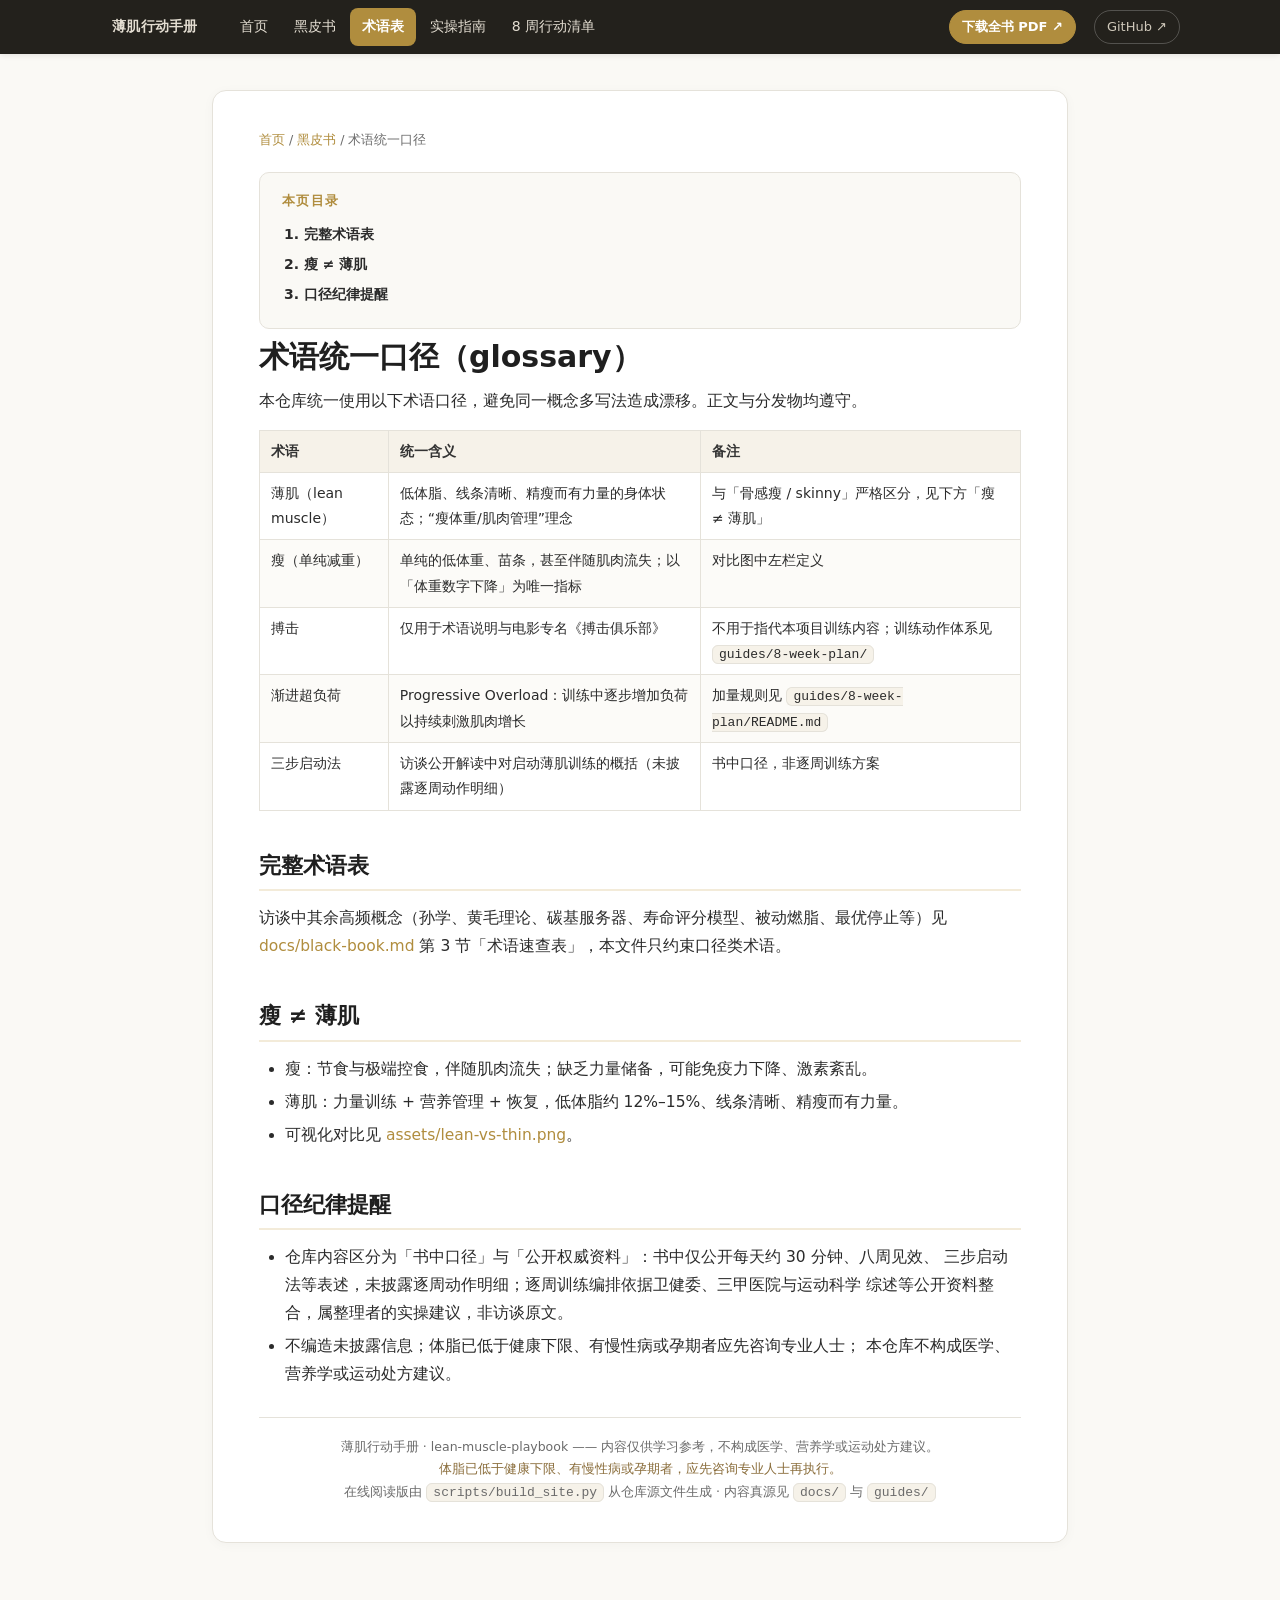
<file: site/docs/glossary.html>
<!DOCTYPE html>
<html lang="zh-CN">
<head>
<meta charset="UTF-8">
<meta name="viewport" content="width=device-width, initial-scale=1.0">
<title>术语统一口径 · 薄肌行动手册</title>
<meta name="description" content="术语统一口径 —— 薄肌行动手册（lean-muscle-playbook）在线阅读">
<link rel="stylesheet" href="../assets/site.css">
</head>
<body>
<header class="topbar"><div class="topbar-inner">
<a class="brand" href="../index.html"><span class="dot"></span>薄肌行动手册</a>
<nav><ul>
<li><a href="../index.html">首页</a></li>
<li><a href="../docs/black-book.html">黑皮书</a></li>
<li><a class="active" href="../docs/glossary.html">术语表</a></li>
<li><a href="../guides/practice-guide.html">实操指南</a></li>
<li><a href="../guides/8-week-plan/index.html">8 周行动清单</a></li>
</ul></nav>
<a class="gh-link dl-top" href="https://raw.githubusercontent.com/isLinXu/lean-muscle-playbook/main/scripts/latex-book/main.pdf" target="_blank" rel="noopener">下载全书 PDF ↗</a>
<a class="gh-link" href="https://github.com/isLinXu/lean-muscle-playbook" target="_blank" rel="noopener">GitHub ↗</a>
</div></header>
<main>
<div class="page">
<div class="crumb"><a href="../index.html">首页</a> / <a href="../docs/black-book.html">黑皮书</a> / 术语统一口径</div>
<nav class="toc"><div class="toc-title">本页目录</div><ol>
<li class="lvl2"><a href="#ch-1">完整术语表</a></li>
<li class="lvl2"><a href="#ch-2">瘦 ≠ 薄肌</a></li>
<li class="lvl2"><a href="#ch-3">口径纪律提醒</a></li>
</ol></nav>

<h1 id="术语统一口径glossary">术语统一口径（glossary）</h1>
<p>本仓库统一使用以下术语口径，避免同一概念多写法造成漂移。正文与分发物均遵守。</p>
<table>
<thead>
<tr class="header">
<th>术语</th>
<th>统一含义</th>
<th>备注</th>
</tr>
</thead>
<tbody>
<tr class="odd">
<td>薄肌（lean muscle）</td>
<td>低体脂、线条清晰、精瘦而有力量的身体状态；“瘦体重/肌肉管理”理念</td>
<td>与「骨感瘦 / skinny」严格区分，见下方「瘦 ≠ 薄肌」</td>
</tr>
<tr class="even">
<td>瘦（单纯减重）</td>
<td>单纯的低体重、苗条，甚至伴随肌肉流失；以「体重数字下降」为唯一指标</td>
<td>对比图中左栏定义</td>
</tr>
<tr class="odd">
<td>搏击</td>
<td>仅用于术语说明与电影专名《搏击俱乐部》</td>
<td>不用于指代本项目训练内容；训练动作体系见 <code>guides/8-week-plan/</code></td>
</tr>
<tr class="even">
<td>渐进超负荷</td>
<td>Progressive Overload：训练中逐步增加负荷以持续刺激肌肉增长</td>
<td>加量规则见 <code>guides/8-week-plan/README.md</code></td>
</tr>
<tr class="odd">
<td>三步启动法</td>
<td>访谈公开解读中对启动薄肌训练的概括（未披露逐周动作明细）</td>
<td>书中口径，非逐周训练方案</td>
</tr>
</tbody>
</table>
<h2 id="ch-1">完整术语表</h2>
<p>访谈中其余高频概念（孙学、黄毛理论、碳基服务器、寿命评分模型、被动燃脂、最优停止等）见 <a href="../docs/black-book.html">docs/black-book.md</a> 第 3 节「术语速查表」，本文件只约束口径类术语。</p>
<h2 id="ch-2">瘦 ≠ 薄肌</h2>
<ul>
<li>瘦：节食与极端控食，伴随肌肉流失；缺乏力量储备，可能免疫力下降、激素紊乱。</li>
<li>薄肌：力量训练 + 营养管理 + 恢复，低体脂约 12%–15%、线条清晰、精瘦而有力量。</li>
<li>可视化对比见 <a href="../assets/lean-vs-thin.png">assets/lean-vs-thin.png</a>。</li>
</ul>
<h2 id="ch-3">口径纪律提醒</h2>
<ul>
<li>仓库内容区分为「书中口径」与「公开权威资料」：书中仅公开每天约 30 分钟、八周见效、 三步启动法等表述，未披露逐周动作明细；逐周训练编排依据卫健委、三甲医院与运动科学 综述等公开资料整合，属整理者的实操建议，非访谈原文。</li>
<li>不编造未披露信息；体脂已低于健康下限、有慢性病或孕期者应先咨询专业人士； 本仓库不构成医学、营养学或运动处方建议。</li>
</ul>

<footer>
  <div>薄肌行动手册 · lean-muscle-playbook —— 内容仅供学习参考，不构成医学、营养学或运动处方建议。</div>
  <div class="warn">体脂已低于健康下限、有慢性病或孕期者，应先咨询专业人士再执行。</div>
  <div>在线阅读版由 <code>scripts/build_site.py</code> 从仓库源文件生成 · 内容真源见 <code>docs/</code> 与 <code>guides/</code></div>
</footer>
</div>
</main>
</body>
</html>
</file>
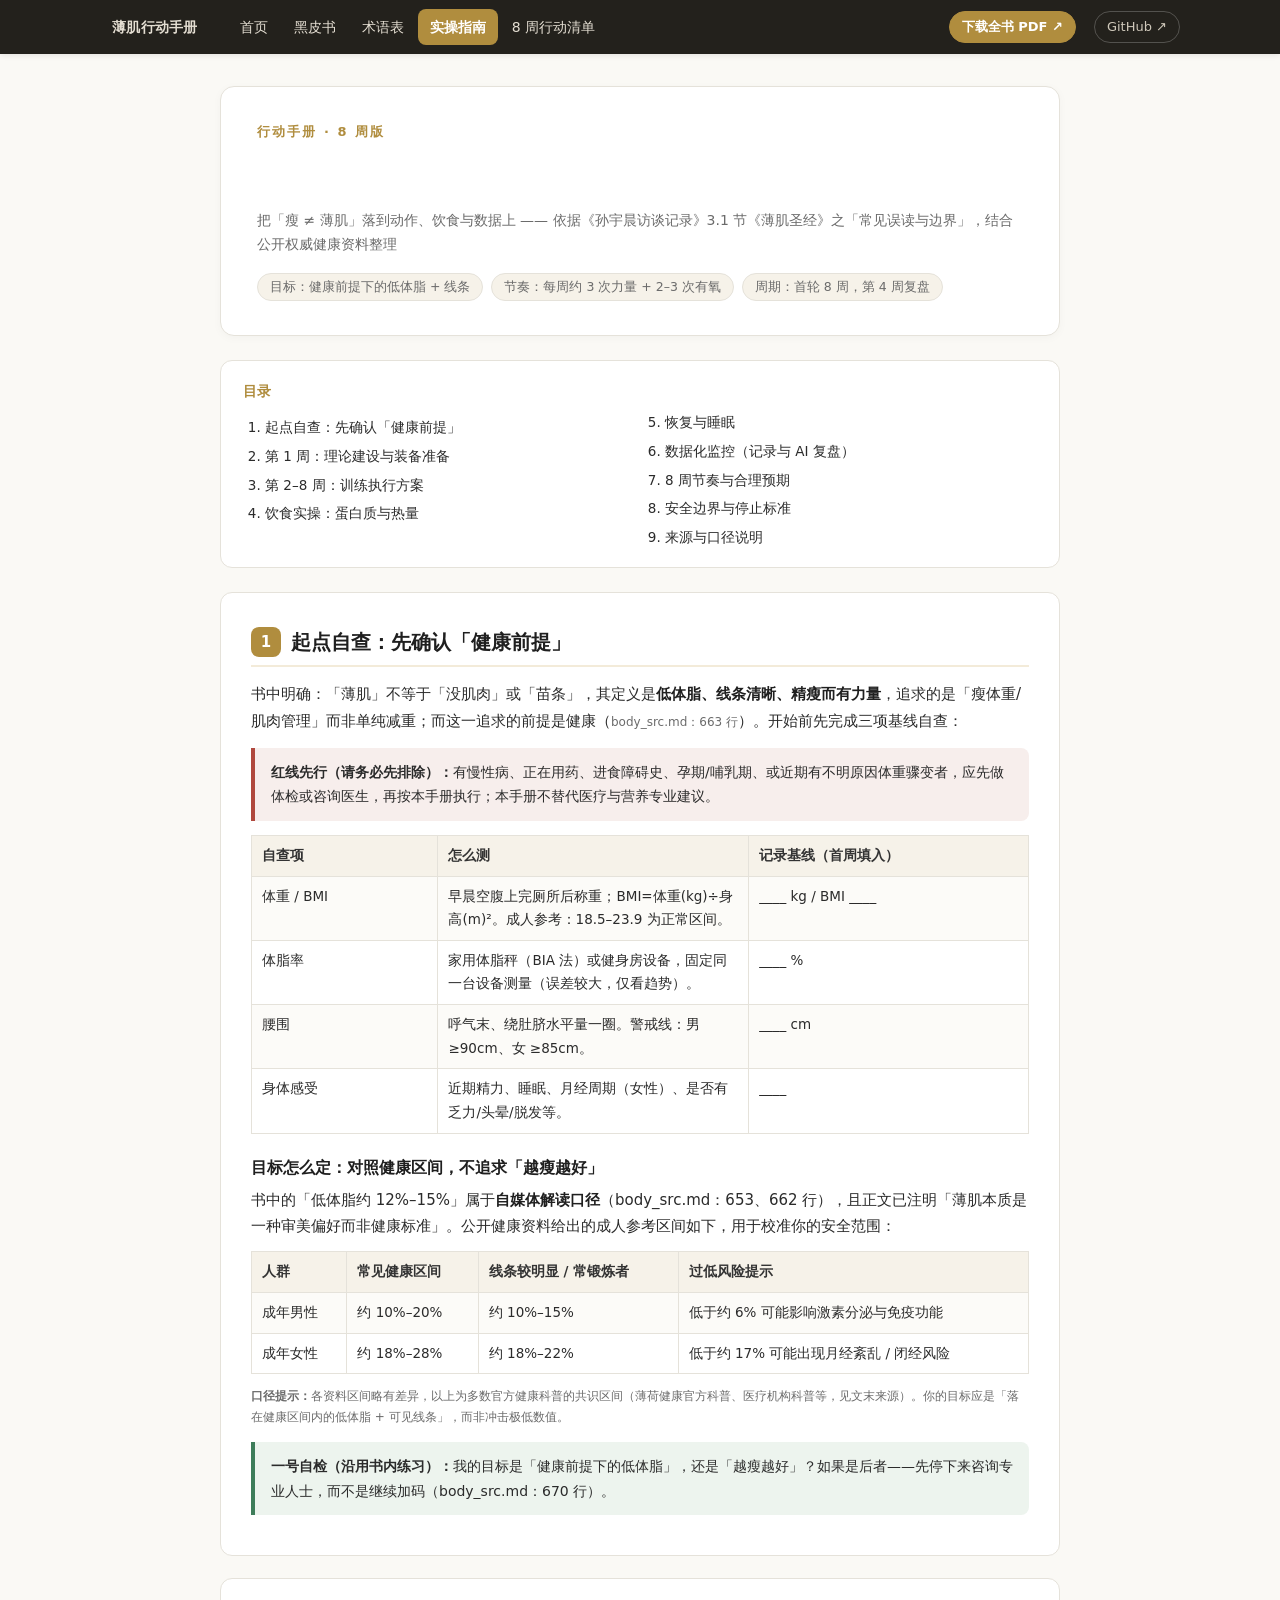
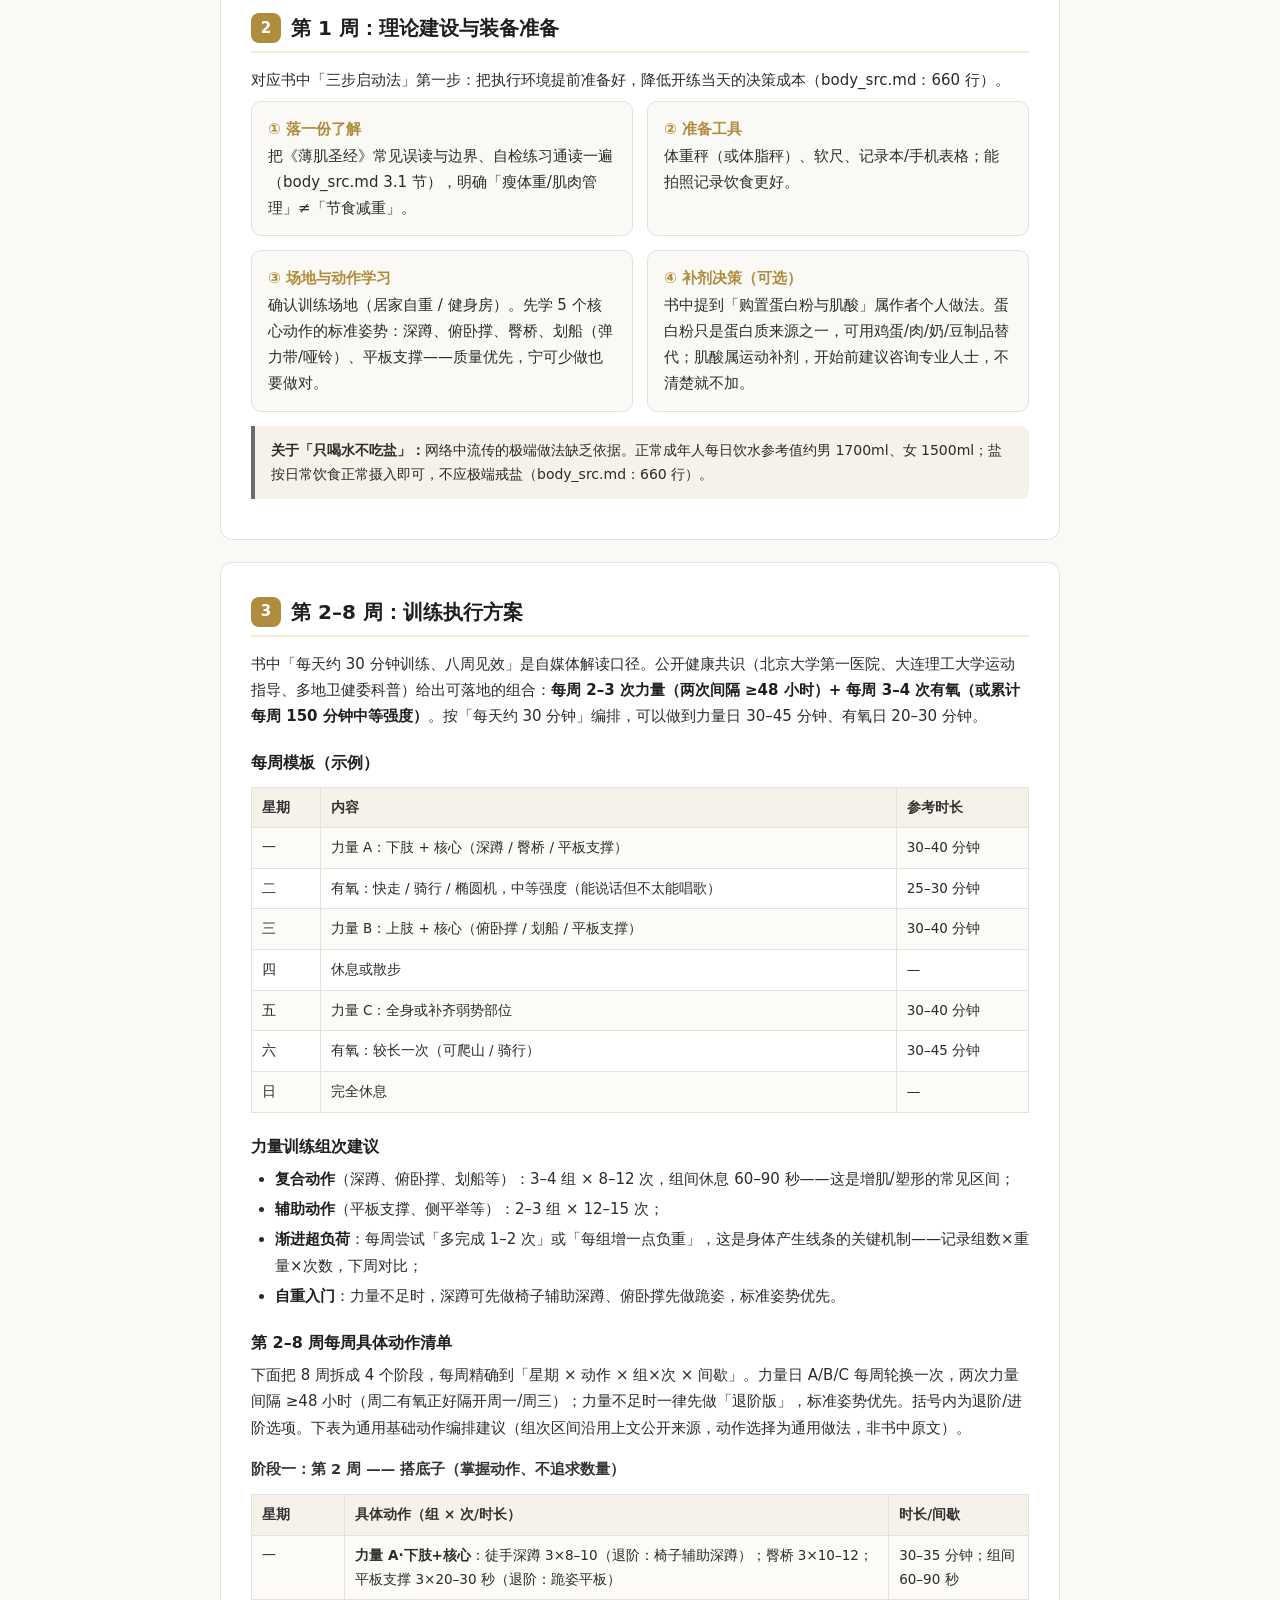
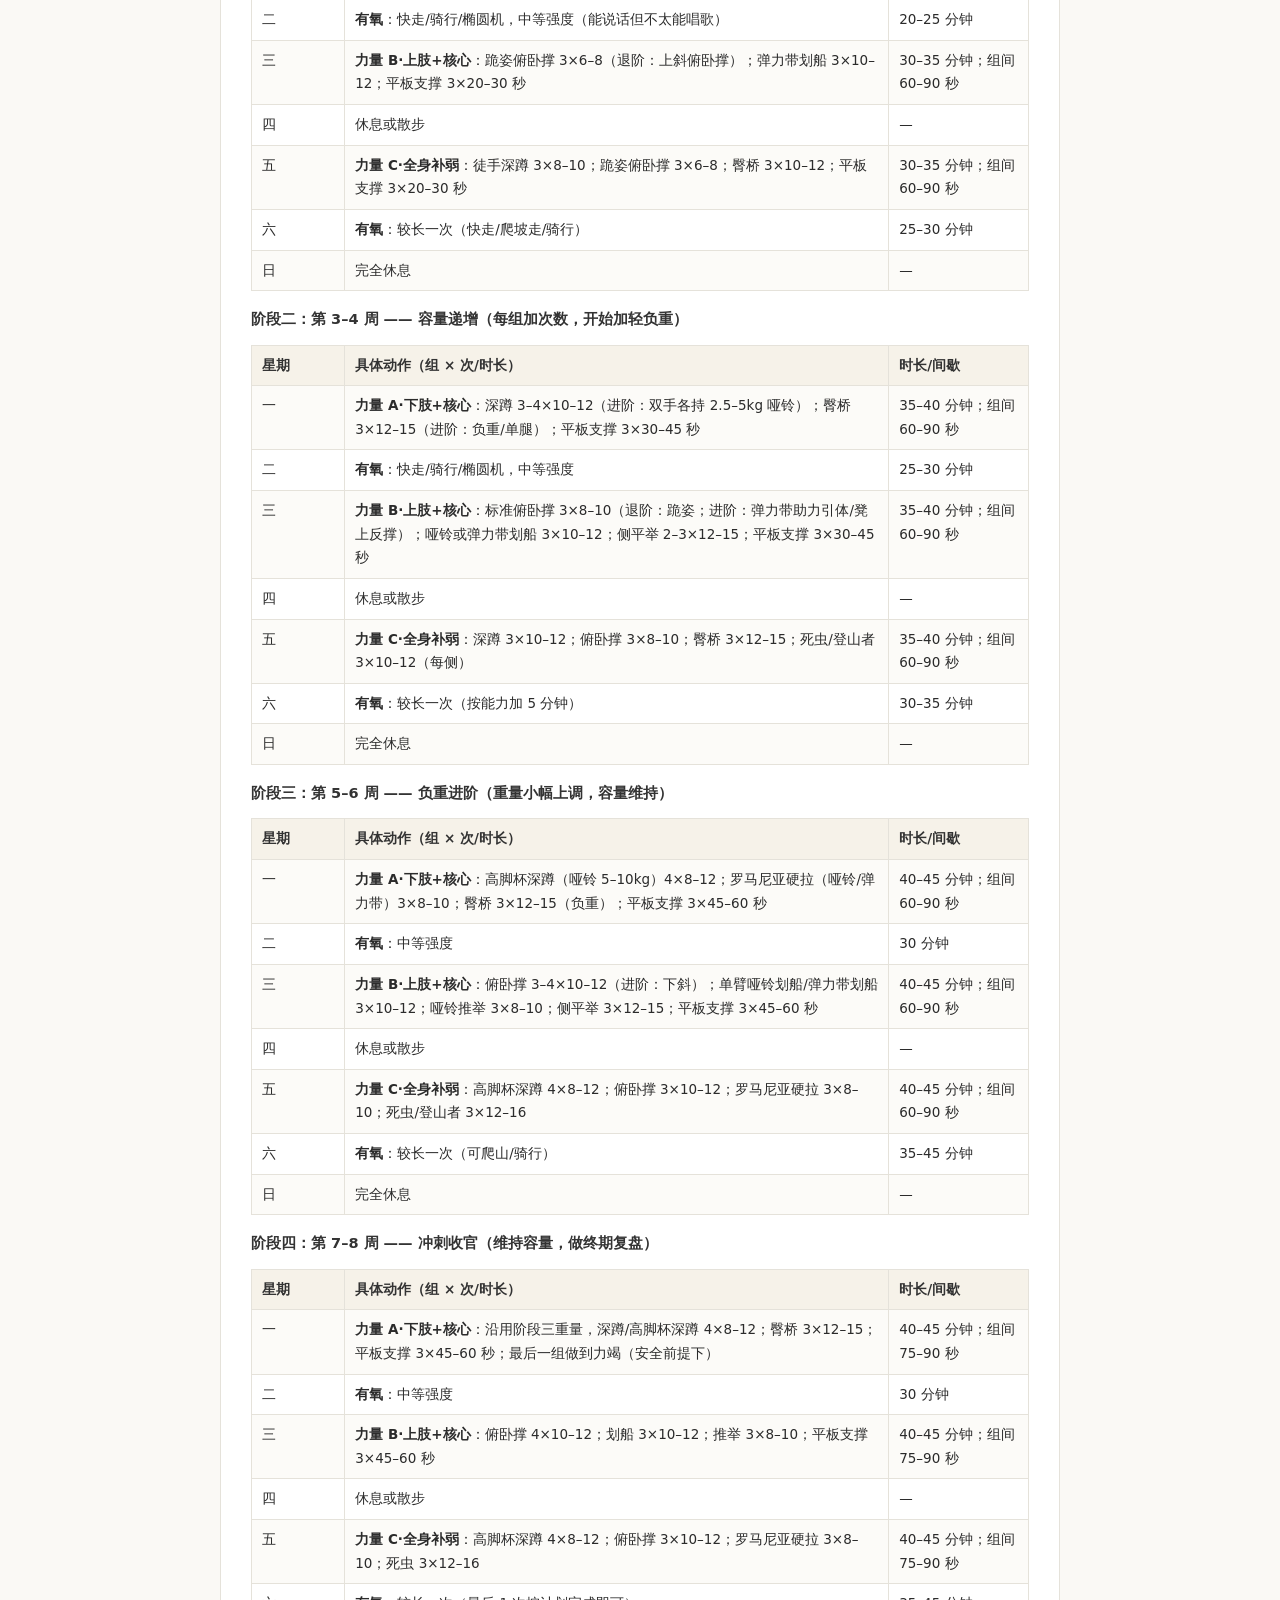
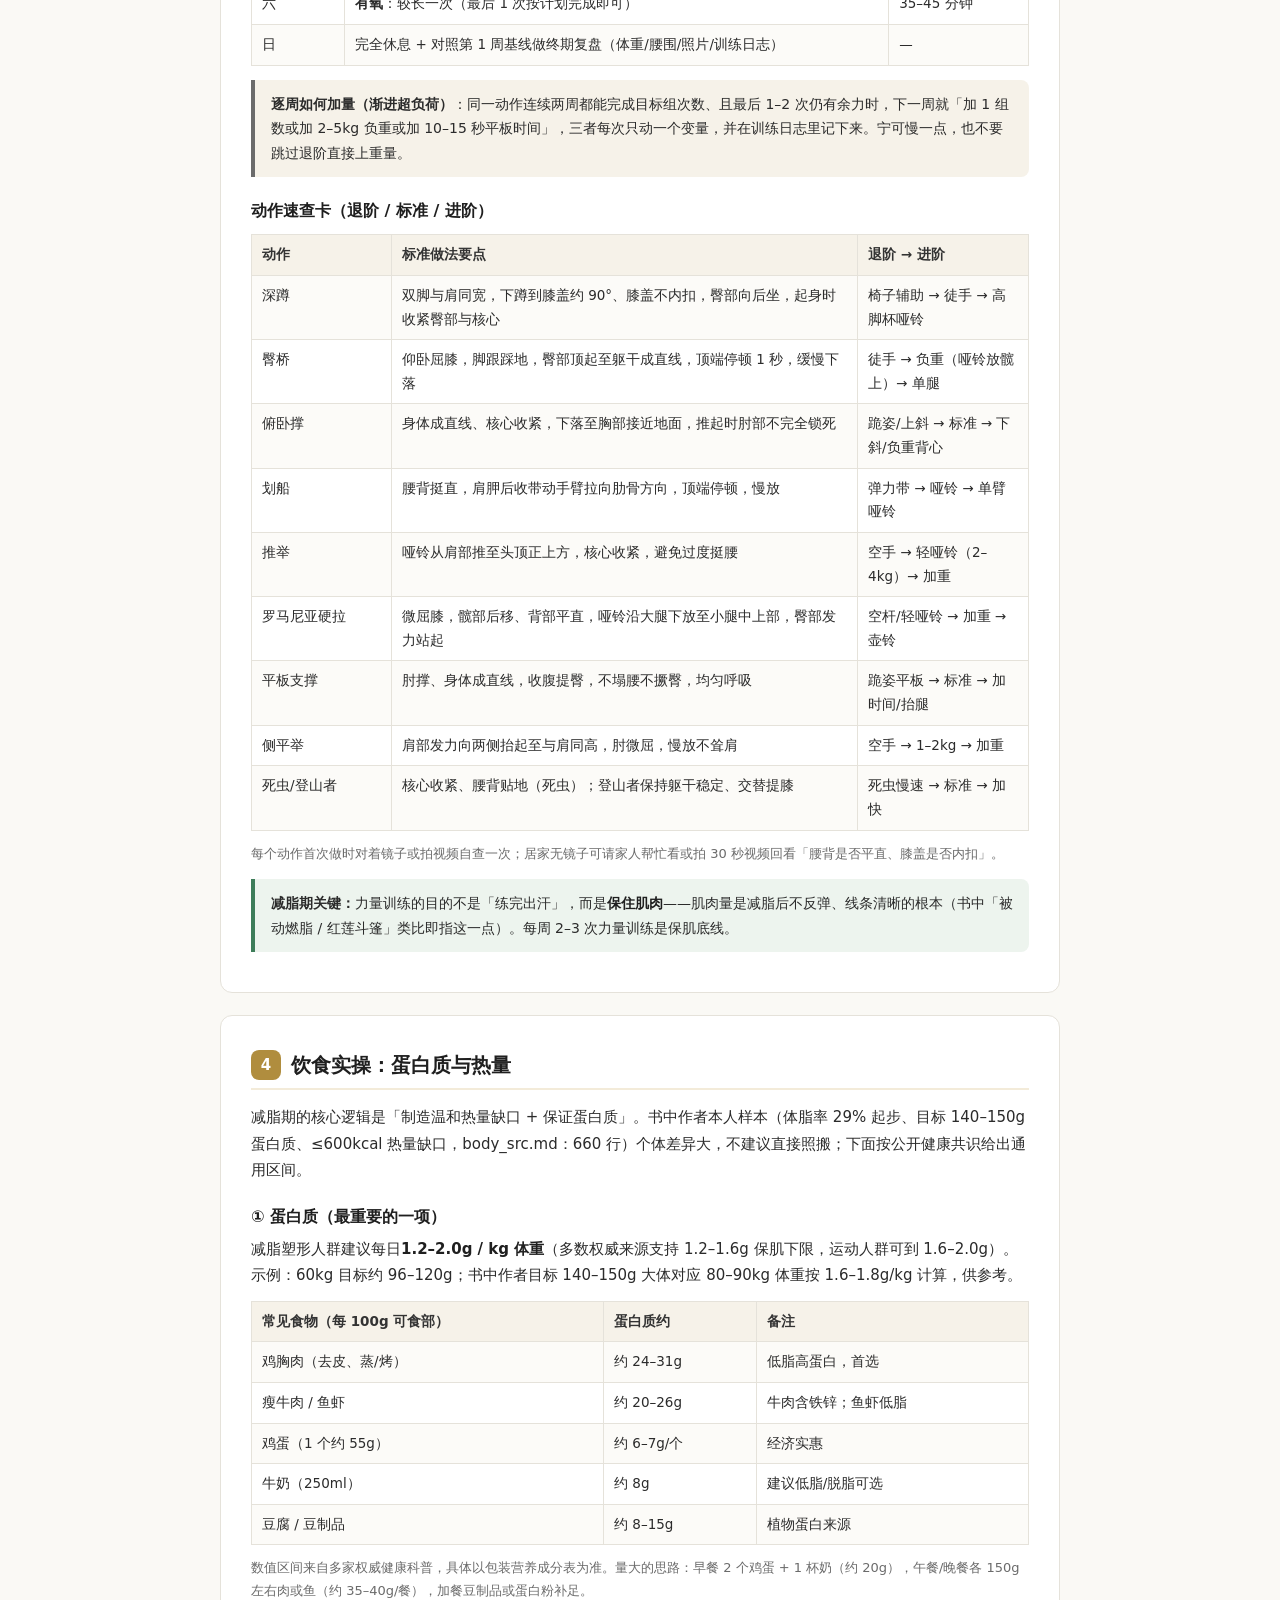
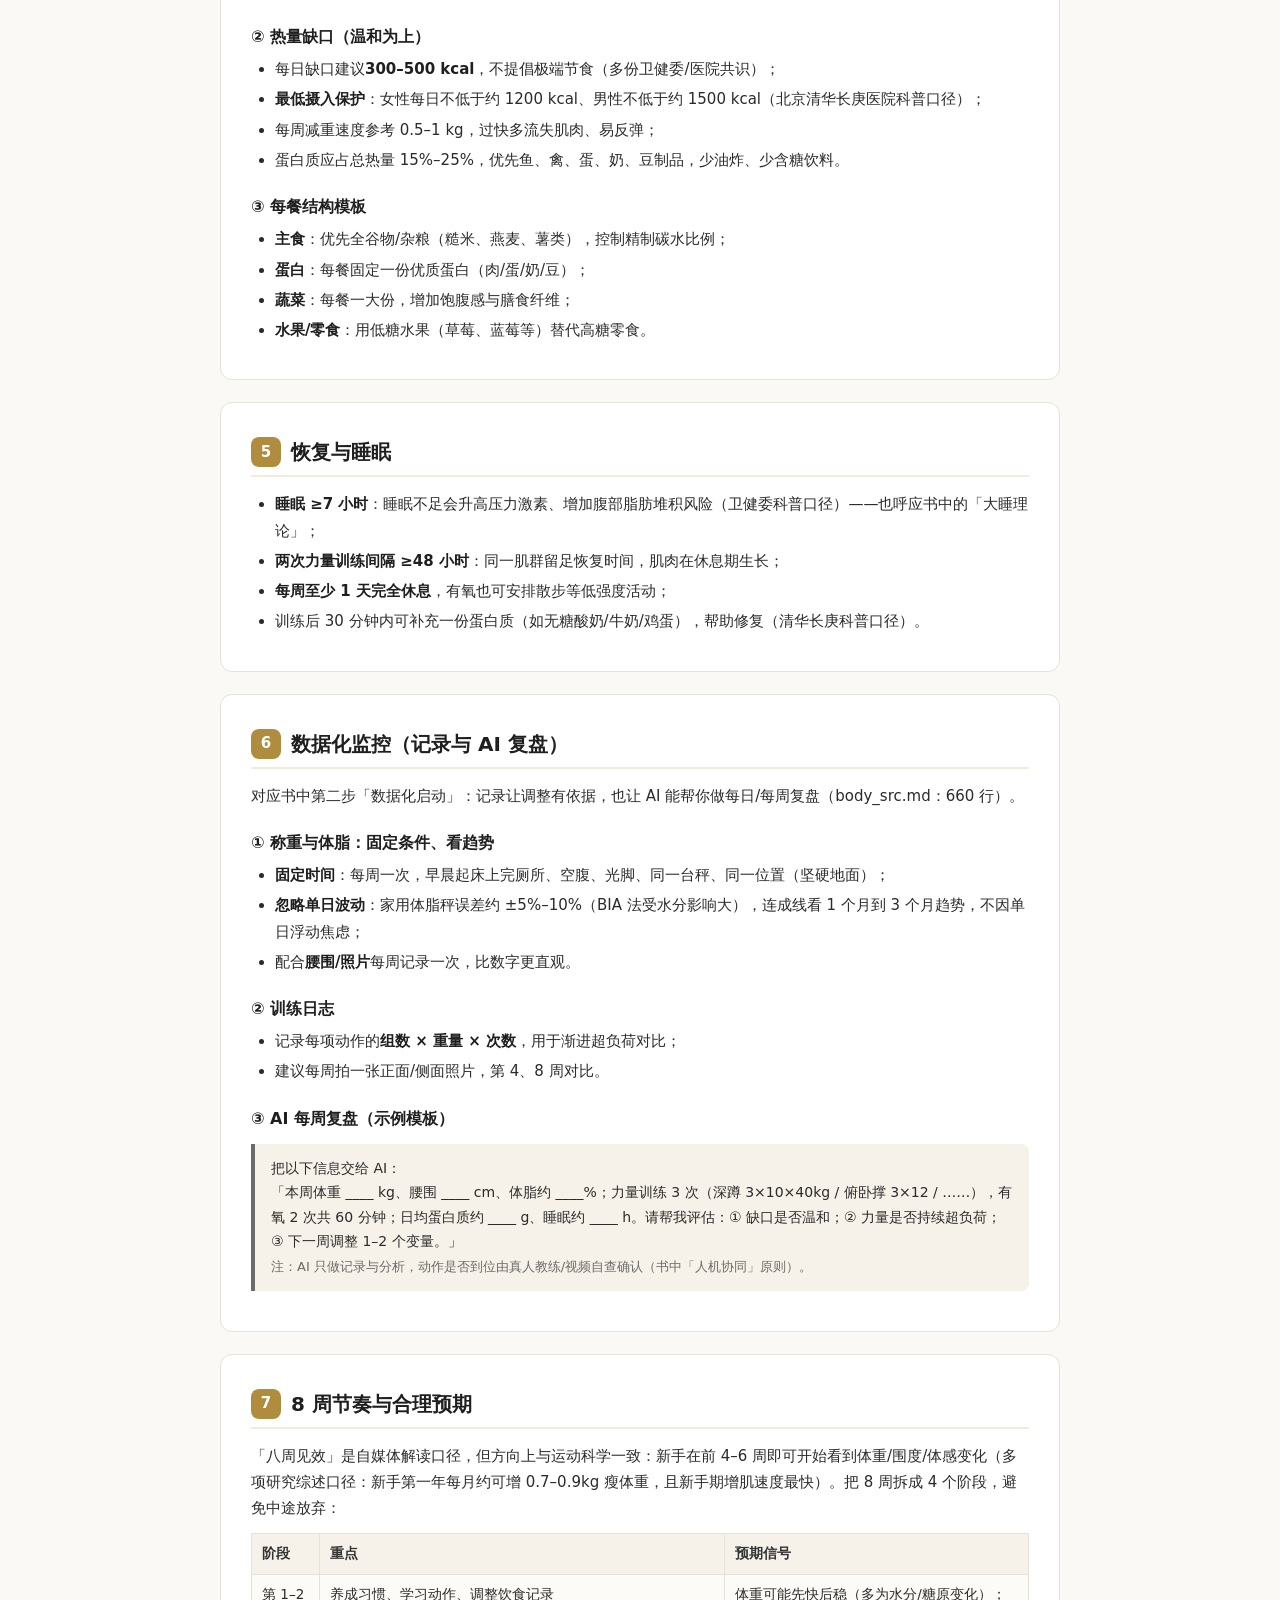
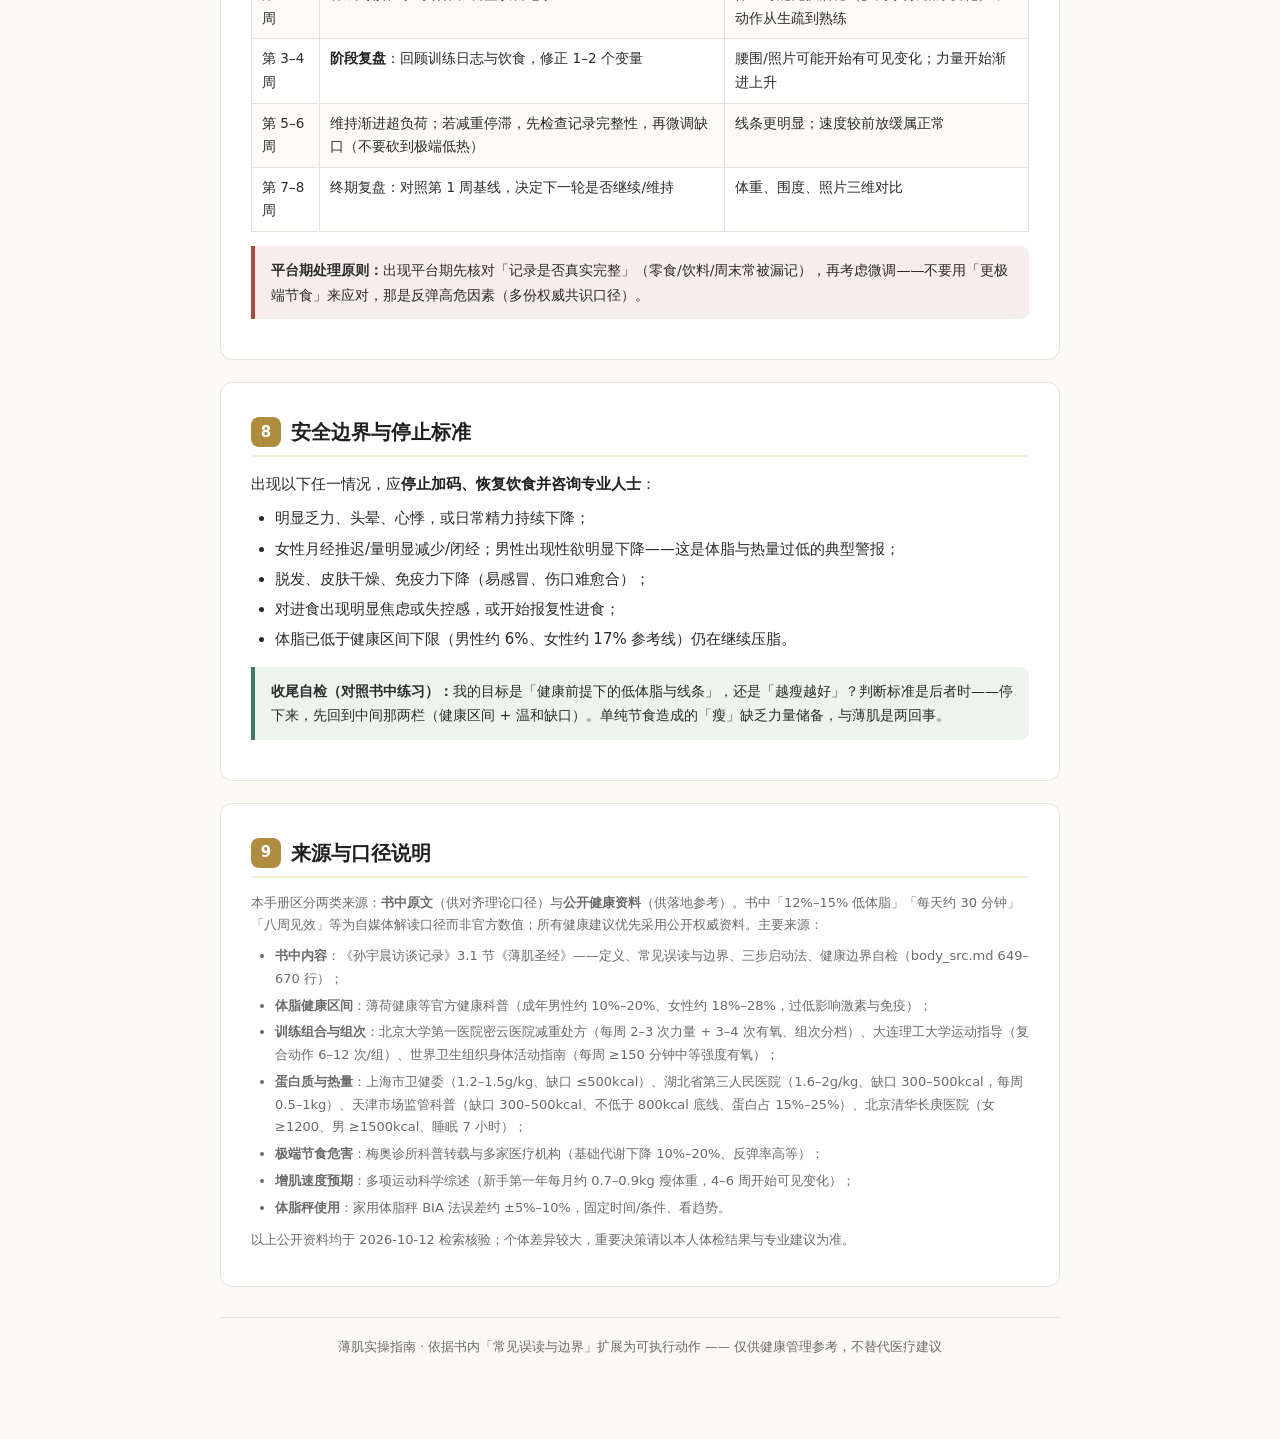
<file: site/guides/practice-guide.html>
<!DOCTYPE html>
<html lang="zh-CN">
<head>
<meta name="description" content="薄肌实操指南 · 8 周行动手册">
<link rel="stylesheet" href="../assets/site.css">
<meta charset="UTF-8">
<meta name="viewport" content="width=device-width, initial-scale=1.0">
<title>薄肌实操指南 — 8 周行动手册</title>
<style>
  :root{
    --ink:#2b2b2b; --gray:#6b6b6b; --line:#e5e2da; --bg:#faf9f5; --card:#ffffff;
    --gold:#b08d3e; --gold-light:#f3ebd9; --green:#3e7d5a; --red:#b0483e; --soft:#f6f2e9;
  }
  *{box-sizing:border-box;}
  body{margin:0;background:var(--bg);color:var(--ink);
    font-family:"PingFang SC","Hiragino Sans GB","Noto Sans CJK SC","Microsoft YaHei",system-ui,sans-serif;
    line-height:1.75;font-size:15px;}
  .wrap{max-width:880px;margin:0 auto;padding:32px 20px 80px;}
  header.hero{background:var(--card);border:1px solid var(--line);border-radius:14px;
    padding:34px 36px;margin-bottom:24px;box-shadow:0 2px 10px rgba(0,0,0,.03);}
  .kicker{color:var(--gold);font-weight:600;font-size:13px;letter-spacing:.12em;margin-bottom:8px;}
  h1{margin:0 0 10px;font-size:30px;line-height:1.3;}
  .sub{color:var(--gray);font-size:14px;margin-bottom:16px;}
  .meta{display:flex;flex-wrap:wrap;gap:8px;font-size:12.5px;color:var(--gray);}
  .tag{background:var(--soft);border:1px solid var(--line);border-radius:999px;padding:2px 12px;}
  nav.toc{background:var(--card);border:1px solid var(--line);border-radius:12px;padding:18px 22px;margin-bottom:24px;}
  nav.toc b{color:var(--gold);font-size:14px;}
  nav.toc ol{margin:8px 0 0;padding-left:22px;columns:2;column-gap:28px;font-size:13.5px;}
  nav.toc a{color:var(--ink);text-decoration:none;}
  nav.toc a:hover{color:var(--gold);}
  section{background:var(--card);border:1px solid var(--line);border-radius:12px;
    padding:26px 30px;margin-bottom:22px;}
  h2{margin:0 0 14px;font-size:20px;display:flex;align-items:center;gap:10px;}
  h2 .no{background:var(--gold);color:#fff;border-radius:8px;width:30px;height:30px;flex:0 0 30px;
    display:inline-flex;align-items:center;justify-content:center;font-size:15px;}
  h3{font-size:16px;margin:22px 0 8px;color:#1f1f1f;}
  h4{font-size:14.5px;margin:16px 0 6px;}
  p{margin:8px 0;}
  ul,ol{margin:6px 0 10px;padding-left:24px;}
  li{margin:4px 0;}
  table{width:100%;border-collapse:collapse;margin:12px 0;font-size:13.5px;}
  th,td{border:1px solid var(--line);padding:8px 10px;text-align:left;vertical-align:top;}
  th{background:var(--soft);font-weight:600;}
  tr:nth-child(even) td{background:#fcfbf8;}
  .callout{border-left:4px solid var(--gold);background:var(--gold-light);padding:12px 16px;
    border-radius:0 8px 8px 0;margin:14px 0;font-size:14px;}
  .callout.green{border-color:var(--green);background:#edf4ee;}
  .callout.red{border-color:var(--red);background:#f7eeec;}
  .callout.gray{border-color:var(--gray);background:var(--soft);}
  .grid2{display:grid;grid-template-columns:1fr 1fr;gap:14px;}
  .mini{background:var(--bg);border:1px solid var(--line);border-radius:10px;padding:14px 16px;}
  .mini b{color:var(--gold);}
  .check{display:flex;gap:8px;align-items:flex-start;margin:6px 0;}
  .check::before{content:"□";color:var(--gold);font-weight:700;flex:0 0 auto;margin-top:1px;}
  .src{font-size:12px;color:var(--gray);}
  .src b{color:var(--gray);font-weight:600;}
  .small{font-size:13px;color:var(--gray);}
  footer{font-size:12.5px;color:var(--gray);text-align:center;margin-top:30px;}
  @media(max-width:640px){
    nav.toc ol{columns:1;}
    .grid2{grid-template-columns:1fr;}
    section{padding:20px 18px;}
  }
  @media print{
    body{background:#fff;}
    section,.wrap,nav.toc,header.hero{box-shadow:none;border-color:#ccc;}
    .wrap{padding:0;}
  }
</style>
</head>
<body>
<header class="topbar"><div class="topbar-inner">
<a class="brand" href="../index.html"><span class="dot"></span>薄肌行动手册</a>
<nav><ul>
<li><a href="../index.html">首页</a></li>
<li><a href="../docs/black-book.html">黑皮书</a></li>
<li><a href="../docs/glossary.html">术语表</a></li>
<li><a class="active" href="../guides/practice-guide.html">实操指南</a></li>
<li><a href="../guides/8-week-plan/index.html">8 周行动清单</a></li>
</ul></nav>
<a class="gh-link dl-top" href="https://raw.githubusercontent.com/isLinXu/lean-muscle-playbook/main/scripts/latex-book/main.pdf" target="_blank" rel="noopener">下载全书 PDF ↗</a>
<a class="gh-link" href="https://github.com/isLinXu/lean-muscle-playbook" target="_blank" rel="noopener">GitHub ↗</a>
</div></header>

<div class="wrap">

<header class="hero">
  <div class="kicker">行动手册 · 8 周版</div>
  <h1>薄肌实操指南</h1>
  <div class="sub">把「瘦 ≠ 薄肌」落到动作、饮食与数据上 —— 依据《孙宇晨访谈记录》3.1 节《薄肌圣经》之「常见误读与边界」，结合公开权威健康资料整理</div>
  <div class="meta">
    <span class="tag">目标：健康前提下的低体脂 + 线条</span>
    <span class="tag">节奏：每周约 3 次力量 + 2–3 次有氧</span>
    <span class="tag">周期：首轮 8 周，第 4 周复盘</span>
  </div>
</header>

<nav class="toc">
  <b>目录</b>
  <ol>
    <li><a href="#s1">起点自查：先确认「健康前提」</a></li>
    <li><a href="#s2">第 1 周：理论建设与装备准备</a></li>
    <li><a href="#s3">第 2–8 周：训练执行方案</a></li>
    <li><a href="#s4">饮食实操：蛋白质与热量</a></li>
    <li><a href="#s5">恢复与睡眠</a></li>
    <li><a href="#s6">数据化监控（记录与 AI 复盘）</a></li>
    <li><a href="#s7">8 周节奏与合理预期</a></li>
    <li><a href="#s8">安全边界与停止标准</a></li>
    <li><a href="#s9">来源与口径说明</a></li>
  </ol>
</nav>

<section id="s1">
  <h2><span class="no">1</span>起点自查：先确认「健康前提」</h2>
  <p>书中明确：「薄肌」不等于「没肌肉」或「苗条」，其定义是<strong>低体脂、线条清晰、精瘦而有力量</strong>，追求的是「瘦体重/肌肉管理」而非单纯减重；而这一追求的前提是健康（<span class="src">body_src.md：663 行</span>）。开始前先完成三项基线自查：</p>

  <div class="callout red"><b>红线先行（请务必先排除）：</b>有慢性病、正在用药、进食障碍史、孕期/哺乳期、或近期有不明原因体重骤变者，应先做体检或咨询医生，再按本手册执行；本手册不替代医疗与营养专业建议。</div>

  <table>
    <tr><th style="width:24%">自查项</th><th style="width:40%">怎么测</th><th>记录基线（首周填入）</th></tr>
    <tr><td>体重 / BMI</td><td>早晨空腹上完厕所后称重；BMI=体重(kg)÷身高(m)²。成人参考：18.5–23.9 为正常区间。</td><td>____ kg / BMI ____</td></tr>
    <tr><td>体脂率</td><td>家用体脂秤（BIA 法）或健身房设备，固定同一台设备测量（误差较大，仅看趋势）。</td><td>____ %</td></tr>
    <tr><td>腰围</td><td>呼气末、绕肚脐水平量一圈。警戒线：男 ≥90cm、女 ≥85cm。</td><td>____ cm</td></tr>
    <tr><td>身体感受</td><td>近期精力、睡眠、月经周期（女性）、是否有乏力/头晕/脱发等。</td><td>____</td></tr>
  </table>

  <h3>目标怎么定：对照健康区间，不追求「越瘦越好」</h3>
  <p>书中的「低体脂约 12%–15%」属于<strong>自媒体解读口径</strong>（body_src.md：653、662 行），且正文已注明「薄肌本质是一种审美偏好而非健康标准」。公开健康资料给出的成人参考区间如下，用于校准你的安全范围：</p>
  <table>
    <tr><th>人群</th><th>常见健康区间</th><th>线条较明显 / 常锻炼者</th><th>过低风险提示</th></tr>
    <tr><td>成年男性</td><td>约 10%–20%</td><td>约 10%–15%</td><td>低于约 6% 可能影响激素分泌与免疫功能</td></tr>
    <tr><td>成年女性</td><td>约 18%–28%</td><td>约 18%–22%</td><td>低于约 17% 可能出现月经紊乱 / 闭经风险</td></tr>
  </table>
  <p class="src"><b>口径提示：</b>各资料区间略有差异，以上为多数官方健康科普的共识区间（薄荷健康官方科普、医疗机构科普等，见文末来源）。你的目标应是「落在健康区间内的低体脂 + 可见线条」，而非冲击极低数值。</p>

  <div class="callout green"><b>一号自检（沿用书内练习）：</b>我的目标是「健康前提下的低体脂」，还是「越瘦越好」？如果是后者——先停下来咨询专业人士，而不是继续加码（body_src.md：670 行）。</div>
</section>

<section id="s2">
  <h2><span class="no">2</span>第 1 周：理论建设与装备准备</h2>
  <p>对应书中「三步启动法」第一步：把执行环境提前准备好，降低开练当天的决策成本（body_src.md：660 行）。</p>
  <div class="grid2">
    <div class="mini"><b>① 落一份了解</b><br>把《薄肌圣经》常见误读与边界、自检练习通读一遍（body_src.md 3.1 节），明确「瘦体重/肌肉管理」≠「节食减重」。</div>
    <div class="mini"><b>② 准备工具</b><br>体重秤（或体脂秤）、软尺、记录本/手机表格；能拍照记录饮食更好。</div>
    <div class="mini"><b>③ 场地与动作学习</b><br>确认训练场地（居家自重 / 健身房）。先学 5 个核心动作的标准姿势：深蹲、俯卧撑、臀桥、划船（弹力带/哑铃）、平板支撑——质量优先，宁可少做也要做对。</div>
    <div class="mini"><b>④ 补剂决策（可选）</b><br>书中提到「购置蛋白粉与肌酸」属作者个人做法。蛋白粉只是蛋白质来源之一，可用鸡蛋/肉/奶/豆制品替代；肌酸属运动补剂，开始前建议咨询专业人士，不清楚就不加。</div>
  </div>
  <div class="callout gray"><b>关于「只喝水不吃盐」：</b>网络中流传的极端做法缺乏依据。正常成年人每日饮水参考值约男 1700ml、女 1500ml；盐按日常饮食正常摄入即可，不应极端戒盐（body_src.md：660 行）。</div>
</section>

<section id="s3">
  <h2><span class="no">3</span>第 2–8 周：训练执行方案</h2>
  <p>书中「每天约 30 分钟训练、八周见效」是自媒体解读口径。公开健康共识（北京大学第一医院、大连理工大学运动指导、多地卫健委科普）给出可落地的组合：<strong>每周 2–3 次力量（两次间隔 ≥48 小时）+ 每周 3–4 次有氧（或累计每周 150 分钟中等强度）</strong>。按「每天约 30 分钟」编排，可以做到力量日 30–45 分钟、有氧日 20–30 分钟。</p>

  <h3>每周模板（示例）</h3>
  <table>
    <tr><th>星期</th><th>内容</th><th>参考时长</th></tr>
    <tr><td>一</td><td>力量 A：下肢 + 核心（深蹲 / 臀桥 / 平板支撑）</td><td>30–40 分钟</td></tr>
    <tr><td>二</td><td>有氧：快走 / 骑行 / 椭圆机，中等强度（能说话但不太能唱歌）</td><td>25–30 分钟</td></tr>
    <tr><td>三</td><td>力量 B：上肢 + 核心（俯卧撑 / 划船 / 平板支撑）</td><td>30–40 分钟</td></tr>
    <tr><td>四</td><td>休息或散步</td><td>—</td></tr>
    <tr><td>五</td><td>力量 C：全身或补齐弱势部位</td><td>30–40 分钟</td></tr>
    <tr><td>六</td><td>有氧：较长一次（可爬山 / 骑行）</td><td>30–45 分钟</td></tr>
    <tr><td>日</td><td>完全休息</td><td>—</td></tr>
  </table>

  <h3>力量训练组次建议</h3>
  <ul>
    <li><strong>复合动作</strong>（深蹲、俯卧撑、划船等）：3–4 组 × 8–12 次，组间休息 60–90 秒——这是增肌/塑形的常见区间；</li>
    <li><strong>辅助动作</strong>（平板支撑、侧平举等）：2–3 组 × 12–15 次；</li>
    <li><strong>渐进超负荷</strong>：每周尝试「多完成 1–2 次」或「每组增一点负重」，这是身体产生线条的关键机制——记录组数×重量×次数，下周对比；</li>
    <li><strong>自重入门</strong>：力量不足时，深蹲可先做椅子辅助深蹲、俯卧撑先做跪姿，标准姿势优先。</li>
  </ul>

  <h3>第 2–8 周每周具体动作清单</h3>
  <p>下面把 8 周拆成 4 个阶段，每周精确到「星期 × 动作 × 组×次 × 间歇」。力量日 A/B/C 每周轮换一次，两次力量间隔 ≥48 小时（周二有氧正好隔开周一/周三）；力量不足时一律先做「退阶版」，标准姿势优先。括号内为退阶/进阶选项。下表为通用基础动作编排建议（组次区间沿用上文公开来源，动作选择为通用做法，非书中原文）。</p>

  <h4>阶段一：第 2 周 —— 搭底子（掌握动作、不追求数量）</h4>
  <table>
    <tr><th style="width:12%">星期</th><th>具体动作（组 × 次/时长）</th><th style="width:18%">时长/间歇</th></tr>
    <tr><td>一</td><td><b>力量 A·下肢+核心</b>：徒手深蹲 3×8–10（退阶：椅子辅助深蹲）；臀桥 3×10–12；平板支撑 3×20–30 秒（退阶：跪姿平板）</td><td>30–35 分钟；组间 60–90 秒</td></tr>
    <tr><td>二</td><td><b>有氧</b>：快走/骑行/椭圆机，中等强度（能说话但不太能唱歌）</td><td>20–25 分钟</td></tr>
    <tr><td>三</td><td><b>力量 B·上肢+核心</b>：跪姿俯卧撑 3×6–8（退阶：上斜俯卧撑）；弹力带划船 3×10–12；平板支撑 3×20–30 秒</td><td>30–35 分钟；组间 60–90 秒</td></tr>
    <tr><td>四</td><td>休息或散步</td><td>—</td></tr>
    <tr><td>五</td><td><b>力量 C·全身补弱</b>：徒手深蹲 3×8–10；跪姿俯卧撑 3×6–8；臀桥 3×10–12；平板支撑 3×20–30 秒</td><td>30–35 分钟；组间 60–90 秒</td></tr>
    <tr><td>六</td><td><b>有氧</b>：较长一次（快走/爬坡走/骑行）</td><td>25–30 分钟</td></tr>
    <tr><td>日</td><td>完全休息</td><td>—</td></tr>
  </table>

  <h4>阶段二：第 3–4 周 —— 容量递增（每组加次数，开始加轻负重）</h4>
  <table>
    <tr><th style="width:12%">星期</th><th>具体动作（组 × 次/时长）</th><th style="width:18%">时长/间歇</th></tr>
    <tr><td>一</td><td><b>力量 A·下肢+核心</b>：深蹲 3–4×10–12（进阶：双手各持 2.5–5kg 哑铃）；臀桥 3×12–15（进阶：负重/单腿）；平板支撑 3×30–45 秒</td><td>35–40 分钟；组间 60–90 秒</td></tr>
    <tr><td>二</td><td><b>有氧</b>：快走/骑行/椭圆机，中等强度</td><td>25–30 分钟</td></tr>
    <tr><td>三</td><td><b>力量 B·上肢+核心</b>：标准俯卧撑 3×8–10（退阶：跪姿；进阶：弹力带助力引体/凳上反撑）；哑铃或弹力带划船 3×10–12；侧平举 2–3×12–15；平板支撑 3×30–45 秒</td><td>35–40 分钟；组间 60–90 秒</td></tr>
    <tr><td>四</td><td>休息或散步</td><td>—</td></tr>
    <tr><td>五</td><td><b>力量 C·全身补弱</b>：深蹲 3×10–12；俯卧撑 3×8–10；臀桥 3×12–15；死虫/登山者 3×10–12（每侧）</td><td>35–40 分钟；组间 60–90 秒</td></tr>
    <tr><td>六</td><td><b>有氧</b>：较长一次（按能力加 5 分钟）</td><td>30–35 分钟</td></tr>
    <tr><td>日</td><td>完全休息</td><td>—</td></tr>
  </table>

  <h4>阶段三：第 5–6 周 —— 负重进阶（重量小幅上调，容量维持）</h4>
  <table>
    <tr><th style="width:12%">星期</th><th>具体动作（组 × 次/时长）</th><th style="width:18%">时长/间歇</th></tr>
    <tr><td>一</td><td><b>力量 A·下肢+核心</b>：高脚杯深蹲（哑铃 5–10kg）4×8–12；罗马尼亚硬拉（哑铃/弹力带）3×8–10；臀桥 3×12–15（负重）；平板支撑 3×45–60 秒</td><td>40–45 分钟；组间 60–90 秒</td></tr>
    <tr><td>二</td><td><b>有氧</b>：中等强度</td><td>30 分钟</td></tr>
    <tr><td>三</td><td><b>力量 B·上肢+核心</b>：俯卧撑 3–4×10–12（进阶：下斜）；单臂哑铃划船/弹力带划船 3×10–12；哑铃推举 3×8–10；侧平举 3×12–15；平板支撑 3×45–60 秒</td><td>40–45 分钟；组间 60–90 秒</td></tr>
    <tr><td>四</td><td>休息或散步</td><td>—</td></tr>
    <tr><td>五</td><td><b>力量 C·全身补弱</b>：高脚杯深蹲 4×8–12；俯卧撑 3×10–12；罗马尼亚硬拉 3×8–10；死虫/登山者 3×12–16</td><td>40–45 分钟；组间 60–90 秒</td></tr>
    <tr><td>六</td><td><b>有氧</b>：较长一次（可爬山/骑行）</td><td>35–45 分钟</td></tr>
    <tr><td>日</td><td>完全休息</td><td>—</td></tr>
  </table>

  <h4>阶段四：第 7–8 周 —— 冲刺收官（维持容量，做终期复盘）</h4>
  <table>
    <tr><th style="width:12%">星期</th><th>具体动作（组 × 次/时长）</th><th style="width:18%">时长/间歇</th></tr>
    <tr><td>一</td><td><b>力量 A·下肢+核心</b>：沿用阶段三重量，深蹲/高脚杯深蹲 4×8–12；臀桥 3×12–15；平板支撑 3×45–60 秒；最后一组做到力竭（安全前提下）</td><td>40–45 分钟；组间 75–90 秒</td></tr>
    <tr><td>二</td><td><b>有氧</b>：中等强度</td><td>30 分钟</td></tr>
    <tr><td>三</td><td><b>力量 B·上肢+核心</b>：俯卧撑 4×10–12；划船 3×10–12；推举 3×8–10；平板支撑 3×45–60 秒</td><td>40–45 分钟；组间 75–90 秒</td></tr>
    <tr><td>四</td><td>休息或散步</td><td>—</td></tr>
    <tr><td>五</td><td><b>力量 C·全身补弱</b>：高脚杯深蹲 4×8–12；俯卧撑 3×10–12；罗马尼亚硬拉 3×8–10；死虫 3×12–16</td><td>40–45 分钟；组间 75–90 秒</td></tr>
    <tr><td>六</td><td><b>有氧</b>：较长一次（最后 1 次按计划完成即可）</td><td>35–45 分钟</td></tr>
    <tr><td>日</td><td>完全休息 + 对照第 1 周基线做终期复盘（体重/腰围/照片/训练日志）</td><td>—</td></tr>
  </table>

  <div class="callout gray"><b>逐周如何加量（渐进超负荷）</b>：同一动作连续两周都能完成目标组次数、且最后 1–2 次仍有余力时，下一周就「加 1 组数或加 2–5kg 负重或加 10–15 秒平板时间」，三者每次只动一个变量，并在训练日志里记下来。宁可慢一点，也不要跳过退阶直接上重量。</div>

  <h3>动作速查卡（退阶 / 标准 / 进阶）</h3>
  <table>
    <tr><th style="width:18%">动作</th><th>标准做法要点</th><th style="width:22%">退阶 → 进阶</th></tr>
    <tr><td>深蹲</td><td>双脚与肩同宽，下蹲到膝盖约 90°、膝盖不内扣，臀部向后坐，起身时收紧臀部与核心</td><td>椅子辅助 → 徒手 → 高脚杯哑铃</td></tr>
    <tr><td>臀桥</td><td>仰卧屈膝，脚跟踩地，臀部顶起至躯干成直线，顶端停顿 1 秒，缓慢下落</td><td>徒手 → 负重（哑铃放髋上）→ 单腿</td></tr>
    <tr><td>俯卧撑</td><td>身体成直线、核心收紧，下落至胸部接近地面，推起时肘部不完全锁死</td><td>跪姿/上斜 → 标准 → 下斜/负重背心</td></tr>
    <tr><td>划船</td><td>腰背挺直，肩胛后收带动手臂拉向肋骨方向，顶端停顿，慢放</td><td>弹力带 → 哑铃 → 单臂哑铃</td></tr>
    <tr><td>推举</td><td>哑铃从肩部推至头顶正上方，核心收紧，避免过度挺腰</td><td>空手 → 轻哑铃（2–4kg）→ 加重</td></tr>
    <tr><td>罗马尼亚硬拉</td><td>微屈膝，髋部后移、背部平直，哑铃沿大腿下放至小腿中上部，臀部发力站起</td><td>空杆/轻哑铃 → 加重 → 壶铃</td></tr>
    <tr><td>平板支撑</td><td>肘撑、身体成直线，收腹提臀，不塌腰不撅臀，均匀呼吸</td><td>跪姿平板 → 标准 → 加时间/抬腿</td></tr>
    <tr><td>侧平举</td><td>肩部发力向两侧抬起至与肩同高，肘微屈，慢放不耸肩</td><td>空手 → 1–2kg → 加重</td></tr>
    <tr><td>死虫/登山者</td><td>核心收紧、腰背贴地（死虫）；登山者保持躯干稳定、交替提膝</td><td>死虫慢速 → 标准 → 加快</td></tr>
  </table>
  <p class="small">每个动作首次做时对着镜子或拍视频自查一次；居家无镜子可请家人帮忙看或拍 30 秒视频回看「腰背是否平直、膝盖是否内扣」。</p>

  <div class="callout green"><b>减脂期关键：</b>力量训练的目的不是「练完出汗」，而是<strong>保住肌肉</strong>——肌肉量是减脂后不反弹、线条清晰的根本（书中「被动燃脂 / 红莲斗篷」类比即指这一点）。每周 2–3 次力量训练是保肌底线。</div>
</section>

<section id="s4">
  <h2><span class="no">4</span>饮食实操：蛋白质与热量</h2>
  <p>减脂期的核心逻辑是「制造温和热量缺口 + 保证蛋白质」。书中作者本人样本（体脂率 29% 起步、目标 140–150g 蛋白质、≤600kcal 热量缺口，body_src.md：660 行）个体差异大，不建议直接照搬；下面按公开健康共识给出通用区间。</p>

  <h3>① 蛋白质（最重要的一项）</h3>
  <p>减脂塑形人群建议每日<strong>1.2–2.0g / kg 体重</strong>（多数权威来源支持 1.2–1.6g 保肌下限，运动人群可到 1.6–2.0g）。示例：60kg 目标约 96–120g；书中作者目标 140–150g 大体对应 80–90kg 体重按 1.6–1.8g/kg 计算，供参考。</p>
  <table>
    <tr><th>常见食物（每 100g 可食部）</th><th>蛋白质约</th><th>备注</th></tr>
    <tr><td>鸡胸肉（去皮、蒸/烤）</td><td>约 24–31g</td><td>低脂高蛋白，首选</td></tr>
    <tr><td>瘦牛肉 / 鱼虾</td><td>约 20–26g</td><td>牛肉含铁锌；鱼虾低脂</td></tr>
    <tr><td>鸡蛋（1 个约 55g）</td><td>约 6–7g/个</td><td>经济实惠</td></tr>
    <tr><td>牛奶（250ml）</td><td>约 8g</td><td>建议低脂/脱脂可选</td></tr>
    <tr><td>豆腐 / 豆制品</td><td>约 8–15g</td><td>植物蛋白来源</td></tr>
  </table>
  <p class="small">数值区间来自多家权威健康科普，具体以包装营养成分表为准。量大的思路：早餐 2 个鸡蛋 + 1 杯奶（约 20g），午餐/晚餐各 150g 左右肉或鱼（约 35–40g/餐），加餐豆制品或蛋白粉补足。</p>

  <h3>② 热量缺口（温和为上）</h3>
  <ul>
    <li>每日缺口建议<strong>300–500 kcal</strong>，不提倡极端节食（多份卫健委/医院共识）；</li>
    <li><strong>最低摄入保护</strong>：女性每日不低于约 1200 kcal、男性不低于约 1500 kcal（北京清华长庚医院科普口径）；</li>
    <li>每周减重速度参考 0.5–1 kg，过快多流失肌肉、易反弹；</li>
    <li>蛋白质应占总热量 15%–25%，优先鱼、禽、蛋、奶、豆制品，少油炸、少含糖饮料。</li>
  </ul>

  <h3>③ 每餐结构模板</h3>
  <ul>
    <li><strong>主食</strong>：优先全谷物/杂粮（糙米、燕麦、薯类），控制精制碳水比例；</li>
    <li><strong>蛋白</strong>：每餐固定一份优质蛋白（肉/蛋/奶/豆）；</li>
    <li><strong>蔬菜</strong>：每餐一大份，增加饱腹感与膳食纤维；</li>
    <li><strong>水果/零食</strong>：用低糖水果（草莓、蓝莓等）替代高糖零食。</li>
  </ul>
</section>

<section id="s5">
  <h2><span class="no">5</span>恢复与睡眠</h2>
  <ul>
    <li><strong>睡眠 ≥7 小时</strong>：睡眠不足会升高压力激素、增加腹部脂肪堆积风险（卫健委科普口径）——也呼应书中的「大睡理论」；</li>
    <li><strong>两次力量训练间隔 ≥48 小时</strong>：同一肌群留足恢复时间，肌肉在休息期生长；</li>
    <li><strong>每周至少 1 天完全休息</strong>，有氧也可安排散步等低强度活动；</li>
    <li>训练后 30 分钟内可补充一份蛋白质（如无糖酸奶/牛奶/鸡蛋），帮助修复（清华长庚科普口径）。</li>
  </ul>
</section>

<section id="s6">
  <h2><span class="no">6</span>数据化监控（记录与 AI 复盘）</h2>
  <p>对应书中第二步「数据化启动」：记录让调整有依据，也让 AI 能帮你做每日/每周复盘（body_src.md：660 行）。</p>

  <h3>① 称重与体脂：固定条件、看趋势</h3>
  <ul>
    <li><strong>固定时间</strong>：每周一次，早晨起床上完厕所、空腹、光脚、同一台秤、同一位置（坚硬地面）；</li>
    <li><strong>忽略单日波动</strong>：家用体脂秤误差约 ±5%–10%（BIA 法受水分影响大），连成线看 1 个月到 3 个月趋势，不因单日浮动焦虑；</li>
    <li>配合<strong>腰围/照片</strong>每周记录一次，比数字更直观。</li>
  </ul>

  <h3>② 训练日志</h3>
  <ul>
    <li>记录每项动作的<strong>组数 × 重量 × 次数</strong>，用于渐进超负荷对比；</li>
    <li>建议每周拍一张正面/侧面照片，第 4、8 周对比。</li>
  </ul>

  <h3>③ AI 每周复盘（示例模板）</h3>
  <div class="callout gray">把以下信息交给 AI：<br>
  「本周体重 ____ kg、腰围 ____ cm、体脂约 ____%；力量训练 3 次（深蹲 3×10×40kg / 俯卧撑 3×12 / ……），有氧 2 次共 60 分钟；日均蛋白质约 ____ g、睡眠约 ____ h。请帮我评估：① 缺口是否温和；② 力量是否持续超负荷；③ 下一周调整 1–2 个变量。」<br>
  <span class="small">注：AI 只做记录与分析，动作是否到位由真人教练/视频自查确认（书中「人机协同」原则）。</span></div>
</section>

<section id="s7">
  <h2><span class="no">7</span>8 周节奏与合理预期</h2>
  <p>「八周见效」是自媒体解读口径，但方向上与运动科学一致：新手在前 4–6 周即可开始看到体重/围度/体感变化（多项研究综述口径：新手第一年每月约可增 0.7–0.9kg 瘦体重，且新手期增肌速度最快）。把 8 周拆成 4 个阶段，避免中途放弃：</p>
  <table>
    <tr><th>阶段</th><th>重点</th><th>预期信号</th></tr>
    <tr><td>第 1–2 周</td><td>养成习惯、学习动作、调整饮食记录</td><td>体重可能先快后稳（多为水分/糖原变化）；动作从生疏到熟练</td></tr>
    <tr><td>第 3–4 周</td><td><strong>阶段复盘</strong>：回顾训练日志与饮食，修正 1–2 个变量</td><td>腰围/照片可能开始有可见变化；力量开始渐进上升</td></tr>
    <tr><td>第 5–6 周</td><td>维持渐进超负荷；若减重停滞，先检查记录完整性，再微调缺口（不要砍到极端低热）</td><td>线条更明显；速度较前放缓属正常</td></tr>
    <tr><td>第 7–8 周</td><td>终期复盘：对照第 1 周基线，决定下一轮是否继续/维持</td><td>体重、围度、照片三维对比</td></tr>
  </table>
  <div class="callout red"><b>平台期处理原则：</b>出现平台期先核对「记录是否真实完整」（零食/饮料/周末常被漏记），再考虑微调——不要用「更极端节食」来应对，那是反弹高危因素（多份权威共识口径）。</div>
</section>

<section id="s8">
  <h2><span class="no">8</span>安全边界与停止标准</h2>
  <p>出现以下任一情况，应<strong>停止加码、恢复饮食并咨询专业人士</strong>：</p>
  <ul>
    <li>明显乏力、头晕、心悸，或日常精力持续下降；</li>
    <li>女性月经推迟/量明显减少/闭经；男性出现性欲明显下降——这是体脂与热量过低的典型警报；</li>
    <li>脱发、皮肤干燥、免疫力下降（易感冒、伤口难愈合）；</li>
    <li>对进食出现明显焦虑或失控感，或开始报复性进食；</li>
    <li>体脂已低于健康区间下限（男性约 6%、女性约 17% 参考线）仍在继续压脂。</li>
  </ul>
  <div class="callout green"><b>收尾自检（对照书中练习）：</b>我的目标是「健康前提下的低体脂与线条」，还是「越瘦越好」？判断标准是后者时——停下来，先回到中间那两栏（健康区间 + 温和缺口）。单纯节食造成的「瘦」缺乏力量储备，与薄肌是两回事。</div>
</section>

<section id="s9">
  <h2><span class="no">9</span>来源与口径说明</h2>
  <p class="small" style="margin-top:0;">本手册区分两类来源：<b>书中原文</b>（供对齐理论口径）与<b>公开健康资料</b>（供落地参考）。书中「12%–15% 低体脂」「每天约 30 分钟」「八周见效」等为自媒体解读口径而非官方数值；所有健康建议优先采用公开权威资料。主要来源：</p>
  <ul class="small">
    <li><b>书中内容</b>：《孙宇晨访谈记录》3.1 节《薄肌圣经》——定义、常见误读与边界、三步启动法、健康边界自检（body_src.md 649–670 行）；</li>
    <li><b>体脂健康区间</b>：薄荷健康等官方健康科普（成年男性约 10%–20%、女性约 18%–28%，过低影响激素与免疫）；</li>
    <li><b>训练组合与组次</b>：北京大学第一医院密云医院减重处方（每周 2–3 次力量 + 3–4 次有氧、组次分档）、大连理工大学运动指导（复合动作 6–12 次/组）、世界卫生组织身体活动指南（每周 ≥150 分钟中等强度有氧）；</li>
    <li><b>蛋白质与热量</b>：上海市卫健委（1.2–1.5g/kg、缺口 ≤500kcal）、湖北省第三人民医院（1.6–2g/kg、缺口 300–500kcal，每周 0.5–1kg）、天津市场监管科普（缺口 300–500kcal、不低于 800kcal 底线、蛋白占 15%–25%）、北京清华长庚医院（女 ≥1200、男 ≥1500kcal、睡眠 7 小时）；</li>
    <li><b>极端节食危害</b>：梅奥诊所科普转载与多家医疗机构（基础代谢下降 10%–20%、反弹率高等）；</li>
    <li><b>增肌速度预期</b>：多项运动科学综述（新手第一年每月约 0.7–0.9kg 瘦体重，4–6 周开始可见变化）；</li>
    <li><b>体脂秤使用</b>：家用体脂秤 BIA 法误差约 ±5%–10%，固定时间/条件、看趋势。</li>
  </ul>
  <p class="small">以上公开资料均于 2026-10-12 检索核验；个体差异较大，重要决策请以本人体检结果与专业建议为准。</p>
</section>

<footer>薄肌实操指南 · 依据书内「常见误读与边界」扩展为可执行动作 —— 仅供健康管理参考，不替代医疗建议</footer>

</div>
</body>
</html>
</file>
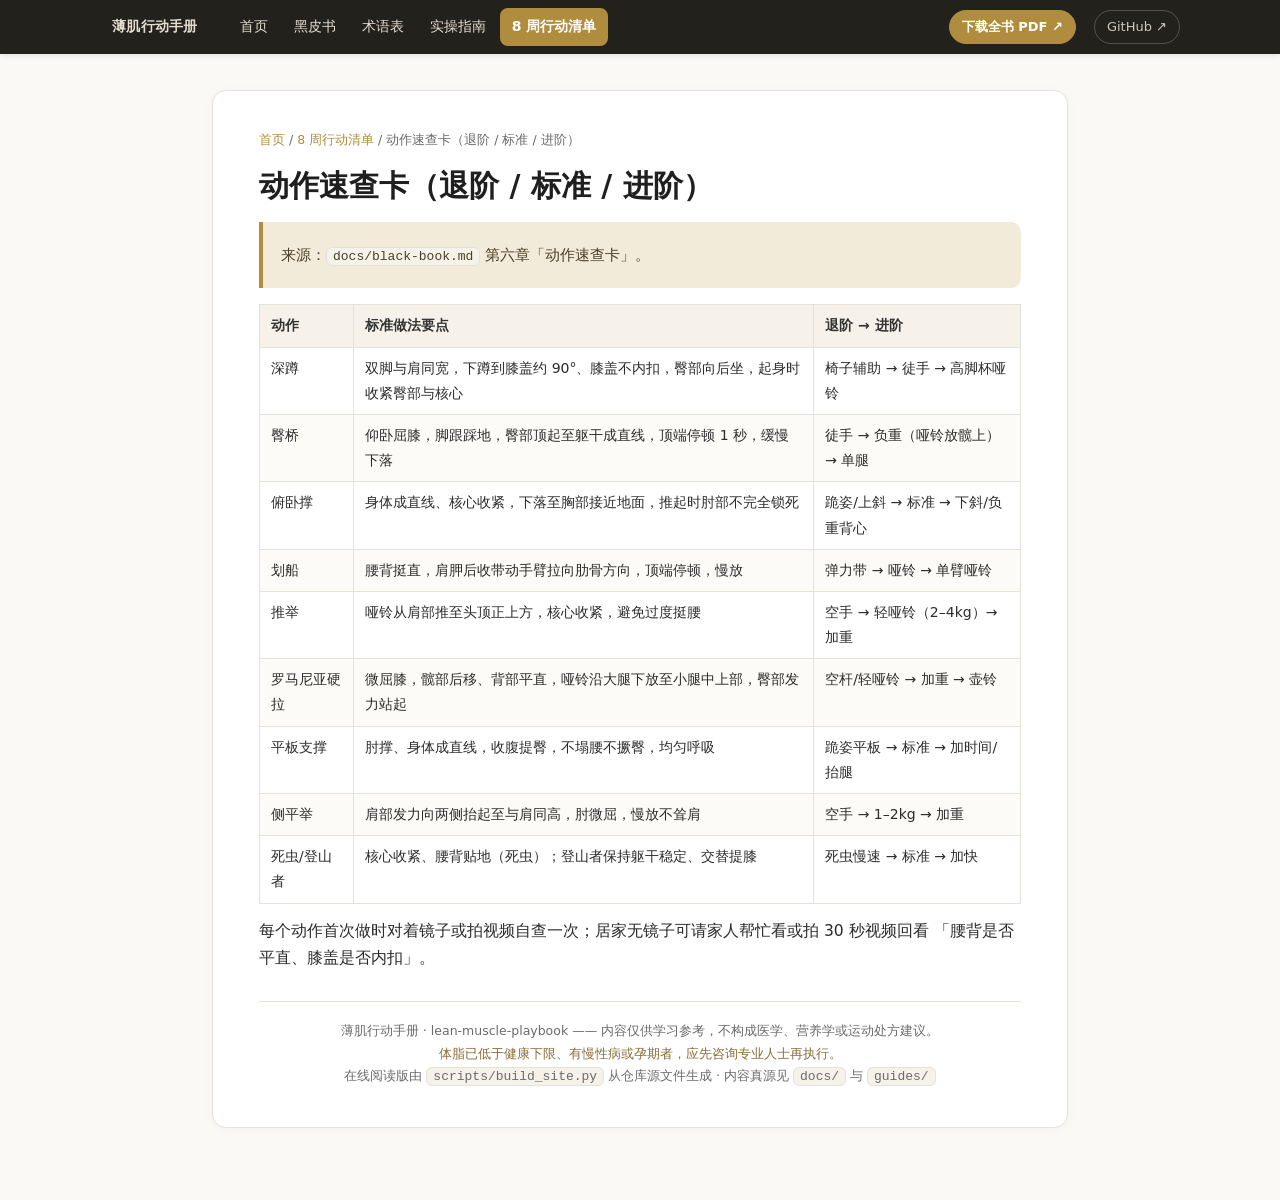
<file: site/guides/8-week-plan/exercise-cards.html>
<!DOCTYPE html>
<html lang="zh-CN">
<head>
<meta charset="UTF-8">
<meta name="viewport" content="width=device-width, initial-scale=1.0">
<title>动作速查卡（退阶 / 标准 / 进阶） · 薄肌行动手册</title>
<meta name="description" content="动作速查卡（退阶 / 标准 / 进阶） —— 薄肌行动手册（lean-muscle-playbook）在线阅读">
<link rel="stylesheet" href="../../assets/site.css">
</head>
<body>
<header class="topbar"><div class="topbar-inner">
<a class="brand" href="../../index.html"><span class="dot"></span>薄肌行动手册</a>
<nav><ul>
<li><a href="../../index.html">首页</a></li>
<li><a href="../../docs/black-book.html">黑皮书</a></li>
<li><a href="../../docs/glossary.html">术语表</a></li>
<li><a href="../../guides/practice-guide.html">实操指南</a></li>
<li><a class="active" href="../../guides/8-week-plan/index.html">8 周行动清单</a></li>
</ul></nav>
<a class="gh-link dl-top" href="https://raw.githubusercontent.com/isLinXu/lean-muscle-playbook/main/scripts/latex-book/main.pdf" target="_blank" rel="noopener">下载全书 PDF ↗</a>
<a class="gh-link" href="https://github.com/isLinXu/lean-muscle-playbook" target="_blank" rel="noopener">GitHub ↗</a>
</div></header>
<main>
<div class="page">
<div class="crumb"><a href="../../index.html">首页</a> / <a href="../../guides/8-week-plan/index.html">8 周行动清单</a> / 动作速查卡（退阶 / 标准 / 进阶）</div>


<h1 id="动作速查卡退阶--标准--进阶">动作速查卡（退阶 / 标准 / 进阶）</h1>
<blockquote>
<p>来源：<code>docs/black-book.md</code> 第六章「动作速查卡」。</p>
</blockquote>
<table>
<thead>
<tr class="header">
<th>动作</th>
<th>标准做法要点</th>
<th>退阶 → 进阶</th>
</tr>
</thead>
<tbody>
<tr class="odd">
<td>深蹲</td>
<td>双脚与肩同宽，下蹲到膝盖约 90°、膝盖不内扣，臀部向后坐，起身时收紧臀部与核心</td>
<td>椅子辅助 → 徒手 → 高脚杯哑铃</td>
</tr>
<tr class="even">
<td>臀桥</td>
<td>仰卧屈膝，脚跟踩地，臀部顶起至躯干成直线，顶端停顿 1 秒，缓慢下落</td>
<td>徒手 → 负重（哑铃放髋上）→ 单腿</td>
</tr>
<tr class="odd">
<td>俯卧撑</td>
<td>身体成直线、核心收紧，下落至胸部接近地面，推起时肘部不完全锁死</td>
<td>跪姿/上斜 → 标准 → 下斜/负重背心</td>
</tr>
<tr class="even">
<td>划船</td>
<td>腰背挺直，肩胛后收带动手臂拉向肋骨方向，顶端停顿，慢放</td>
<td>弹力带 → 哑铃 → 单臂哑铃</td>
</tr>
<tr class="odd">
<td>推举</td>
<td>哑铃从肩部推至头顶正上方，核心收紧，避免过度挺腰</td>
<td>空手 → 轻哑铃（2–4kg）→ 加重</td>
</tr>
<tr class="even">
<td>罗马尼亚硬拉</td>
<td>微屈膝，髋部后移、背部平直，哑铃沿大腿下放至小腿中上部，臀部发力站起</td>
<td>空杆/轻哑铃 → 加重 → 壶铃</td>
</tr>
<tr class="odd">
<td>平板支撑</td>
<td>肘撑、身体成直线，收腹提臀，不塌腰不撅臀，均匀呼吸</td>
<td>跪姿平板 → 标准 → 加时间/抬腿</td>
</tr>
<tr class="even">
<td>侧平举</td>
<td>肩部发力向两侧抬起至与肩同高，肘微屈，慢放不耸肩</td>
<td>空手 → 1–2kg → 加重</td>
</tr>
<tr class="odd">
<td>死虫/登山者</td>
<td>核心收紧、腰背贴地（死虫）；登山者保持躯干稳定、交替提膝</td>
<td>死虫慢速 → 标准 → 加快</td>
</tr>
</tbody>
</table>
<p>每个动作首次做时对着镜子或拍视频自查一次；居家无镜子可请家人帮忙看或拍 30 秒视频回看 「腰背是否平直、膝盖是否内扣」。</p>

<footer>
  <div>薄肌行动手册 · lean-muscle-playbook —— 内容仅供学习参考，不构成医学、营养学或运动处方建议。</div>
  <div class="warn">体脂已低于健康下限、有慢性病或孕期者，应先咨询专业人士再执行。</div>
  <div>在线阅读版由 <code>scripts/build_site.py</code> 从仓库源文件生成 · 内容真源见 <code>docs/</code> 与 <code>guides/</code></div>
</footer>
</div>

</main>
</body>
</html>
</file>
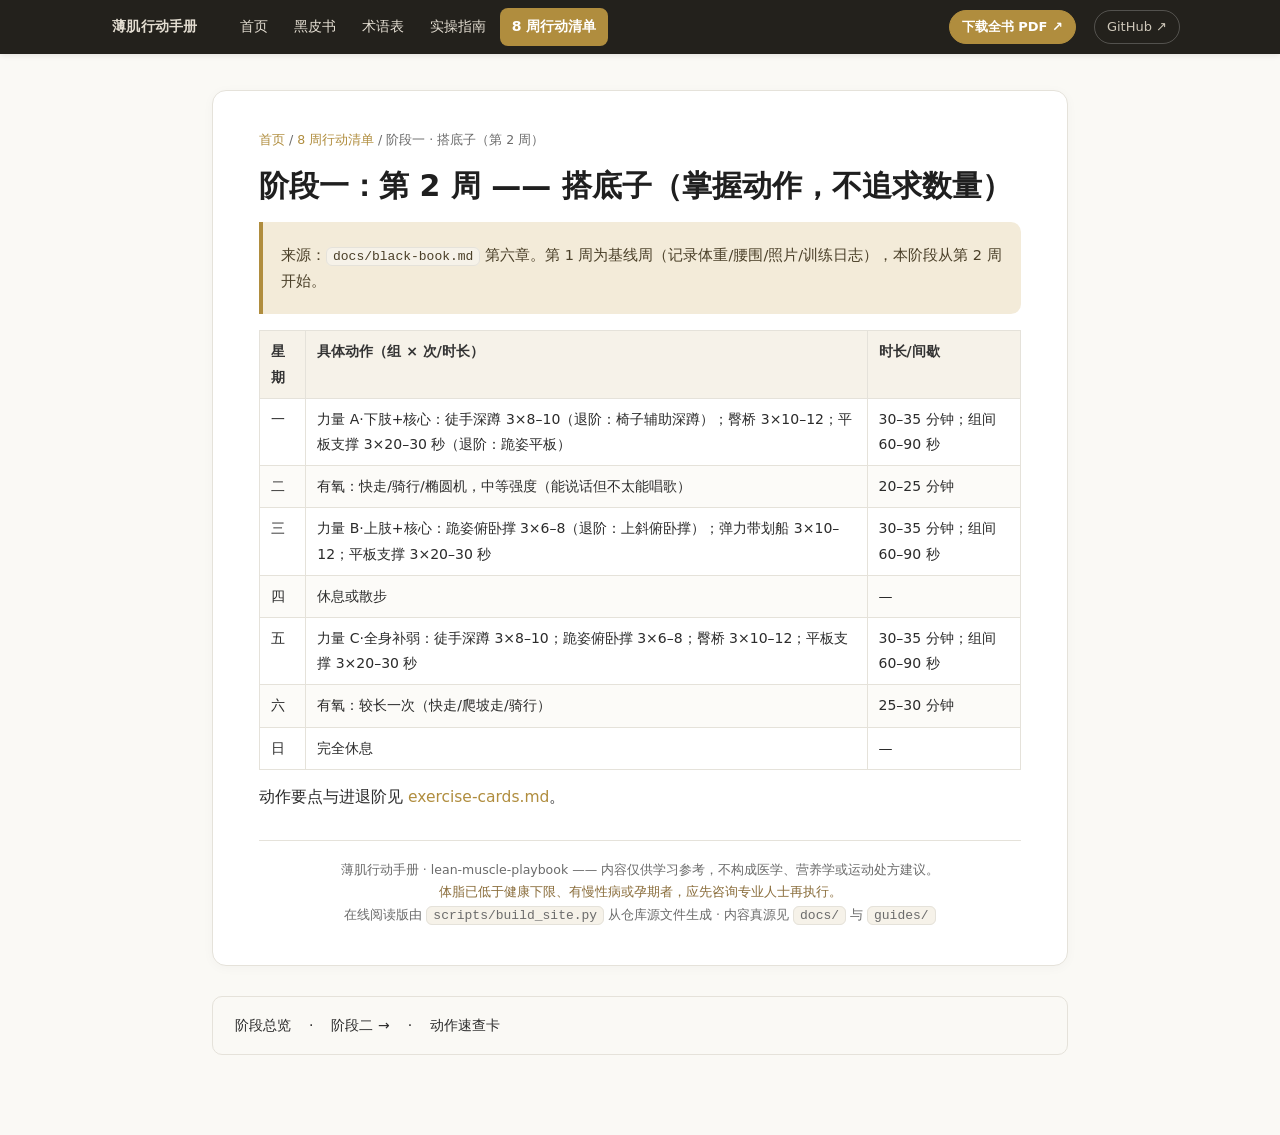
<file: site/guides/8-week-plan/stage-1.html>
<!DOCTYPE html>
<html lang="zh-CN">
<head>
<meta charset="UTF-8">
<meta name="viewport" content="width=device-width, initial-scale=1.0">
<title>阶段一 · 搭底子（第 2 周） · 薄肌行动手册</title>
<meta name="description" content="阶段一 · 搭底子（第 2 周） —— 薄肌行动手册（lean-muscle-playbook）在线阅读">
<link rel="stylesheet" href="../../assets/site.css">
</head>
<body>
<header class="topbar"><div class="topbar-inner">
<a class="brand" href="../../index.html"><span class="dot"></span>薄肌行动手册</a>
<nav><ul>
<li><a href="../../index.html">首页</a></li>
<li><a href="../../docs/black-book.html">黑皮书</a></li>
<li><a href="../../docs/glossary.html">术语表</a></li>
<li><a href="../../guides/practice-guide.html">实操指南</a></li>
<li><a class="active" href="../../guides/8-week-plan/index.html">8 周行动清单</a></li>
</ul></nav>
<a class="gh-link dl-top" href="https://raw.githubusercontent.com/isLinXu/lean-muscle-playbook/main/scripts/latex-book/main.pdf" target="_blank" rel="noopener">下载全书 PDF ↗</a>
<a class="gh-link" href="https://github.com/isLinXu/lean-muscle-playbook" target="_blank" rel="noopener">GitHub ↗</a>
</div></header>
<main>
<div class="page">
<div class="crumb"><a href="../../index.html">首页</a> / <a href="../../guides/8-week-plan/index.html">8 周行动清单</a> / 阶段一 · 搭底子（第 2 周）</div>


<h1 id="阶段一第-2-周--搭底子掌握动作不追求数量">阶段一：第 2 周 —— 搭底子（掌握动作，不追求数量）</h1>
<blockquote>
<p>来源：<code>docs/black-book.md</code> 第六章。第 1 周为基线周（记录体重/腰围/照片/训练日志），本阶段从第 2 周开始。</p>
</blockquote>
<table>
<thead>
<tr class="header">
<th>星期</th>
<th>具体动作（组 × 次/时长）</th>
<th>时长/间歇</th>
</tr>
</thead>
<tbody>
<tr class="odd">
<td>一</td>
<td>力量 A·下肢+核心：徒手深蹲 3×8–10（退阶：椅子辅助深蹲）；臀桥 3×10–12；平板支撑 3×20–30 秒（退阶：跪姿平板）</td>
<td>30–35 分钟；组间 60–90 秒</td>
</tr>
<tr class="even">
<td>二</td>
<td>有氧：快走/骑行/椭圆机，中等强度（能说话但不太能唱歌）</td>
<td>20–25 分钟</td>
</tr>
<tr class="odd">
<td>三</td>
<td>力量 B·上肢+核心：跪姿俯卧撑 3×6–8（退阶：上斜俯卧撑）；弹力带划船 3×10–12；平板支撑 3×20–30 秒</td>
<td>30–35 分钟；组间 60–90 秒</td>
</tr>
<tr class="even">
<td>四</td>
<td>休息或散步</td>
<td>—</td>
</tr>
<tr class="odd">
<td>五</td>
<td>力量 C·全身补弱：徒手深蹲 3×8–10；跪姿俯卧撑 3×6–8；臀桥 3×10–12；平板支撑 3×20–30 秒</td>
<td>30–35 分钟；组间 60–90 秒</td>
</tr>
<tr class="even">
<td>六</td>
<td>有氧：较长一次（快走/爬坡走/骑行）</td>
<td>25–30 分钟</td>
</tr>
<tr class="odd">
<td>日</td>
<td>完全休息</td>
<td>—</td>
</tr>
</tbody>
</table>
<p>动作要点与进退阶见 <a href="../../guides/8-week-plan/exercise-cards.html">exercise-cards.md</a>。</p>

<footer>
  <div>薄肌行动手册 · lean-muscle-playbook —— 内容仅供学习参考，不构成医学、营养学或运动处方建议。</div>
  <div class="warn">体脂已低于健康下限、有慢性病或孕期者，应先咨询专业人士再执行。</div>
  <div>在线阅读版由 <code>scripts/build_site.py</code> 从仓库源文件生成 · 内容真源见 <code>docs/</code> 与 <code>guides/</code></div>
</footer>
</div>
<div class="toc" style="display:flex;gap:18px;flex-wrap:wrap;margin-top:30px;"><a href="index.html">阶段总览</a> · <a href="stage-2.html">阶段二 →</a> · <a href="exercise-cards.html">动作速查卡</a></div>
</main>
</body>
</html>
</file>
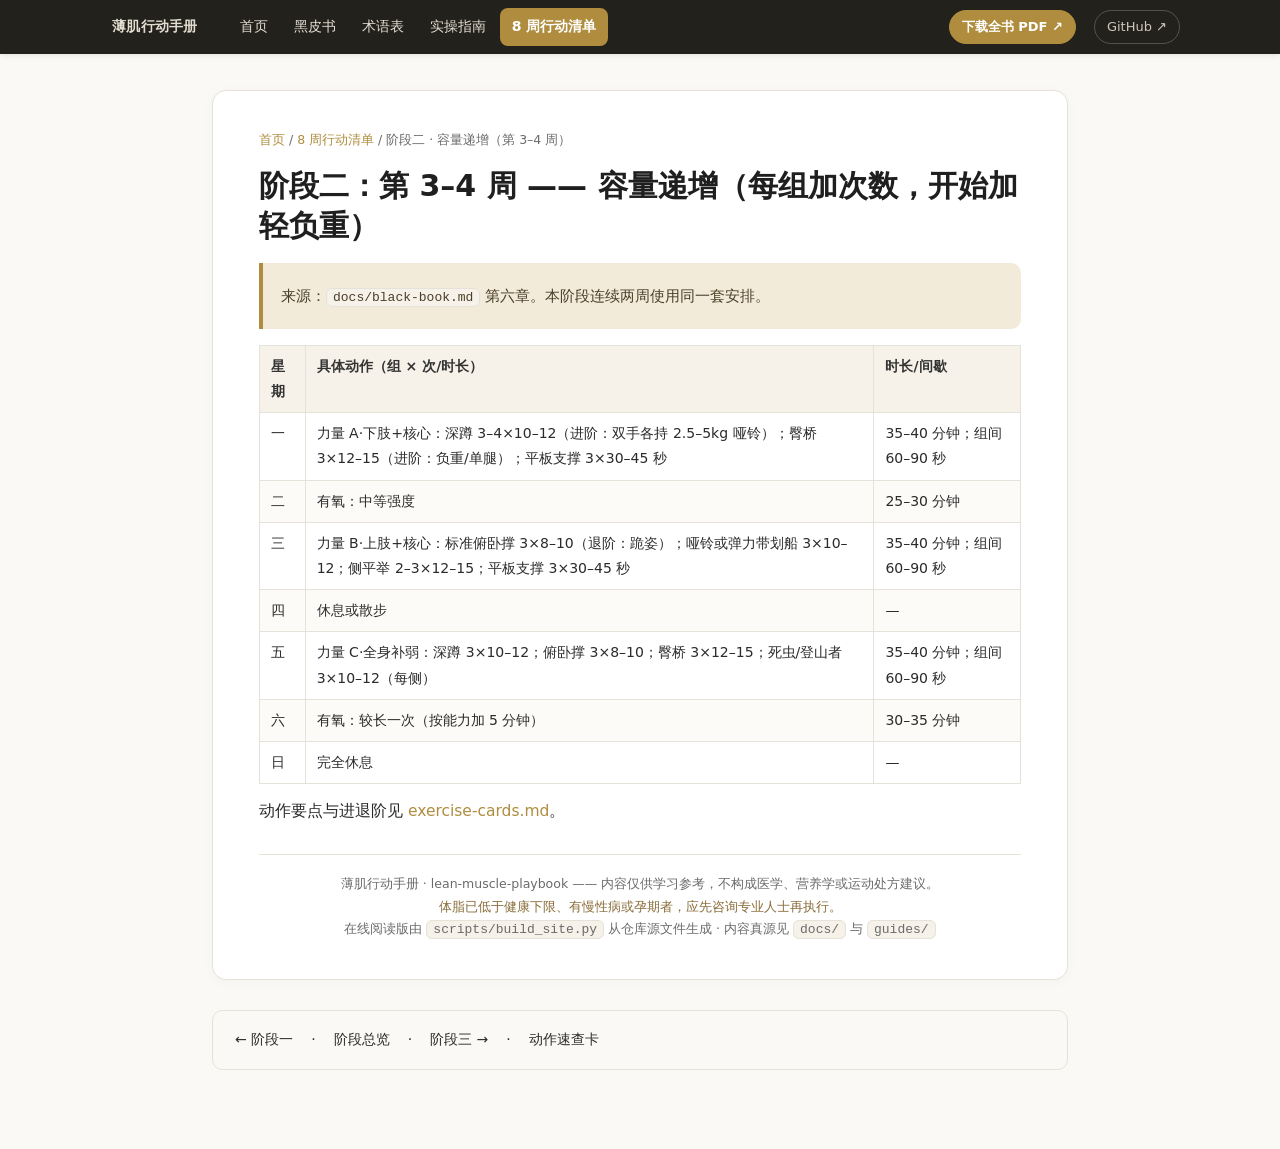
<file: site/guides/8-week-plan/stage-2.html>
<!DOCTYPE html>
<html lang="zh-CN">
<head>
<meta charset="UTF-8">
<meta name="viewport" content="width=device-width, initial-scale=1.0">
<title>阶段二 · 容量递增（第 3–4 周） · 薄肌行动手册</title>
<meta name="description" content="阶段二 · 容量递增（第 3–4 周） —— 薄肌行动手册（lean-muscle-playbook）在线阅读">
<link rel="stylesheet" href="../../assets/site.css">
</head>
<body>
<header class="topbar"><div class="topbar-inner">
<a class="brand" href="../../index.html"><span class="dot"></span>薄肌行动手册</a>
<nav><ul>
<li><a href="../../index.html">首页</a></li>
<li><a href="../../docs/black-book.html">黑皮书</a></li>
<li><a href="../../docs/glossary.html">术语表</a></li>
<li><a href="../../guides/practice-guide.html">实操指南</a></li>
<li><a class="active" href="../../guides/8-week-plan/index.html">8 周行动清单</a></li>
</ul></nav>
<a class="gh-link dl-top" href="https://raw.githubusercontent.com/isLinXu/lean-muscle-playbook/main/scripts/latex-book/main.pdf" target="_blank" rel="noopener">下载全书 PDF ↗</a>
<a class="gh-link" href="https://github.com/isLinXu/lean-muscle-playbook" target="_blank" rel="noopener">GitHub ↗</a>
</div></header>
<main>
<div class="page">
<div class="crumb"><a href="../../index.html">首页</a> / <a href="../../guides/8-week-plan/index.html">8 周行动清单</a> / 阶段二 · 容量递增（第 3–4 周）</div>


<h1 id="阶段二第-34-周--容量递增每组加次数开始加轻负重">阶段二：第 3–4 周 —— 容量递增（每组加次数，开始加轻负重）</h1>
<blockquote>
<p>来源：<code>docs/black-book.md</code> 第六章。本阶段连续两周使用同一套安排。</p>
</blockquote>
<table>
<thead>
<tr class="header">
<th>星期</th>
<th>具体动作（组 × 次/时长）</th>
<th>时长/间歇</th>
</tr>
</thead>
<tbody>
<tr class="odd">
<td>一</td>
<td>力量 A·下肢+核心：深蹲 3–4×10–12（进阶：双手各持 2.5–5kg 哑铃）；臀桥 3×12–15（进阶：负重/单腿）；平板支撑 3×30–45 秒</td>
<td>35–40 分钟；组间 60–90 秒</td>
</tr>
<tr class="even">
<td>二</td>
<td>有氧：中等强度</td>
<td>25–30 分钟</td>
</tr>
<tr class="odd">
<td>三</td>
<td>力量 B·上肢+核心：标准俯卧撑 3×8–10（退阶：跪姿）；哑铃或弹力带划船 3×10–12；侧平举 2–3×12–15；平板支撑 3×30–45 秒</td>
<td>35–40 分钟；组间 60–90 秒</td>
</tr>
<tr class="even">
<td>四</td>
<td>休息或散步</td>
<td>—</td>
</tr>
<tr class="odd">
<td>五</td>
<td>力量 C·全身补弱：深蹲 3×10–12；俯卧撑 3×8–10；臀桥 3×12–15；死虫/登山者 3×10–12（每侧）</td>
<td>35–40 分钟；组间 60–90 秒</td>
</tr>
<tr class="even">
<td>六</td>
<td>有氧：较长一次（按能力加 5 分钟）</td>
<td>30–35 分钟</td>
</tr>
<tr class="odd">
<td>日</td>
<td>完全休息</td>
<td>—</td>
</tr>
</tbody>
</table>
<p>动作要点与进退阶见 <a href="../../guides/8-week-plan/exercise-cards.html">exercise-cards.md</a>。</p>

<footer>
  <div>薄肌行动手册 · lean-muscle-playbook —— 内容仅供学习参考，不构成医学、营养学或运动处方建议。</div>
  <div class="warn">体脂已低于健康下限、有慢性病或孕期者，应先咨询专业人士再执行。</div>
  <div>在线阅读版由 <code>scripts/build_site.py</code> 从仓库源文件生成 · 内容真源见 <code>docs/</code> 与 <code>guides/</code></div>
</footer>
</div>
<div class="toc" style="display:flex;gap:18px;flex-wrap:wrap;margin-top:30px;"><a href="stage-1.html">← 阶段一</a> · <a href="index.html">阶段总览</a> · <a href="stage-3.html">阶段三 →</a> · <a href="exercise-cards.html">动作速查卡</a></div>
</main>
</body>
</html>
</file>
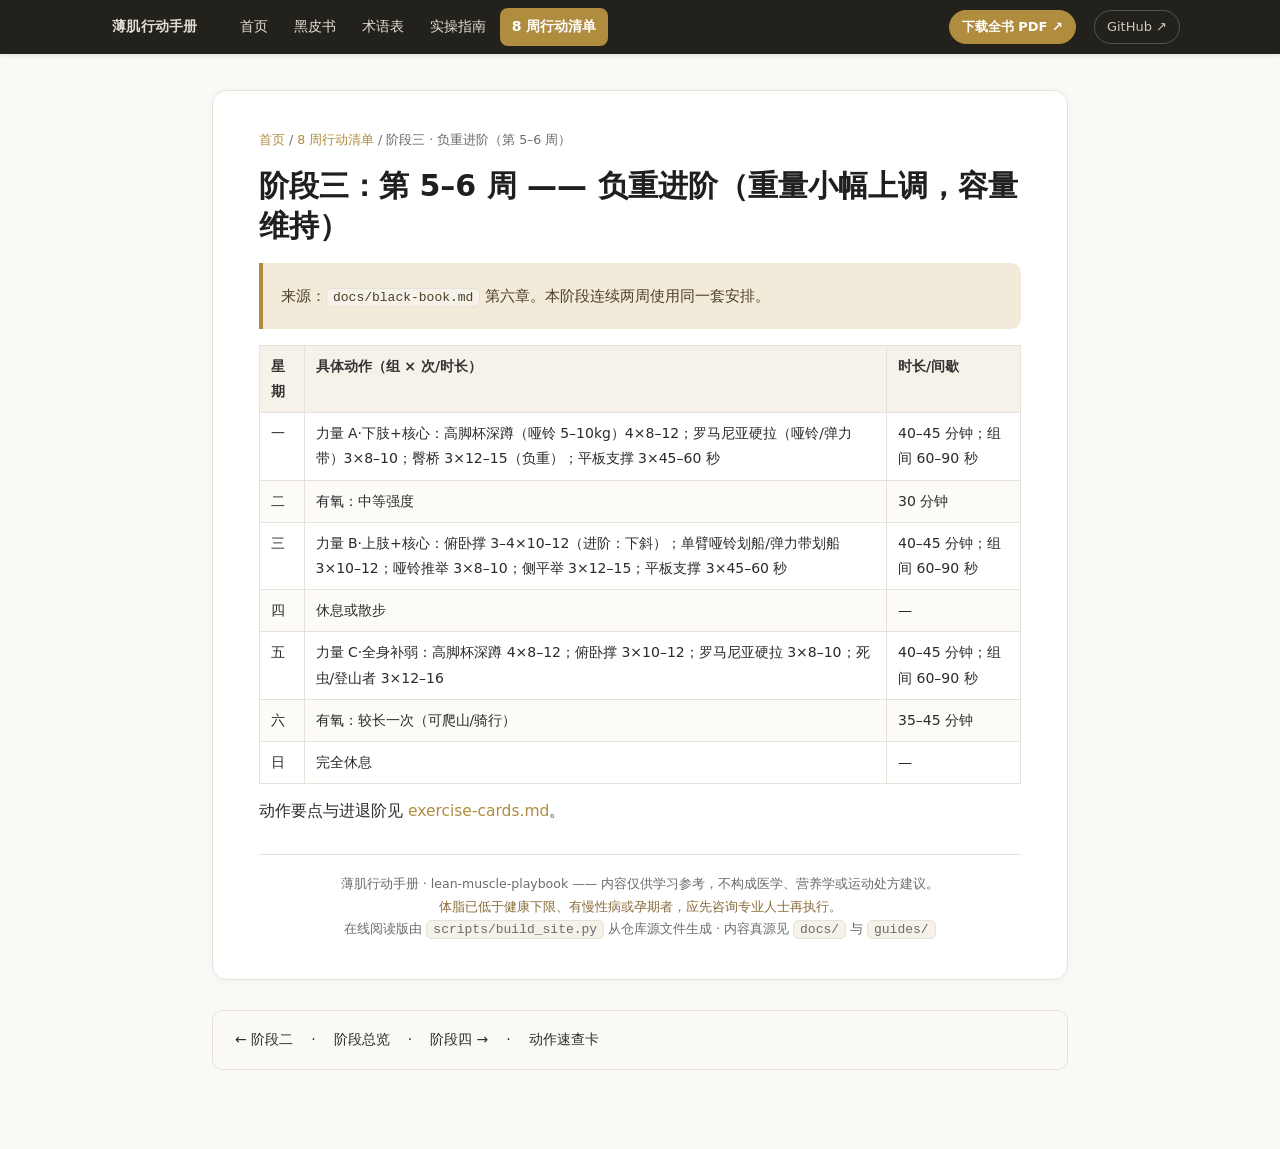
<file: site/guides/8-week-plan/stage-3.html>
<!DOCTYPE html>
<html lang="zh-CN">
<head>
<meta charset="UTF-8">
<meta name="viewport" content="width=device-width, initial-scale=1.0">
<title>阶段三 · 负重进阶（第 5–6 周） · 薄肌行动手册</title>
<meta name="description" content="阶段三 · 负重进阶（第 5–6 周） —— 薄肌行动手册（lean-muscle-playbook）在线阅读">
<link rel="stylesheet" href="../../assets/site.css">
</head>
<body>
<header class="topbar"><div class="topbar-inner">
<a class="brand" href="../../index.html"><span class="dot"></span>薄肌行动手册</a>
<nav><ul>
<li><a href="../../index.html">首页</a></li>
<li><a href="../../docs/black-book.html">黑皮书</a></li>
<li><a href="../../docs/glossary.html">术语表</a></li>
<li><a href="../../guides/practice-guide.html">实操指南</a></li>
<li><a class="active" href="../../guides/8-week-plan/index.html">8 周行动清单</a></li>
</ul></nav>
<a class="gh-link dl-top" href="https://raw.githubusercontent.com/isLinXu/lean-muscle-playbook/main/scripts/latex-book/main.pdf" target="_blank" rel="noopener">下载全书 PDF ↗</a>
<a class="gh-link" href="https://github.com/isLinXu/lean-muscle-playbook" target="_blank" rel="noopener">GitHub ↗</a>
</div></header>
<main>
<div class="page">
<div class="crumb"><a href="../../index.html">首页</a> / <a href="../../guides/8-week-plan/index.html">8 周行动清单</a> / 阶段三 · 负重进阶（第 5–6 周）</div>


<h1 id="阶段三第-56-周--负重进阶重量小幅上调容量维持">阶段三：第 5–6 周 —— 负重进阶（重量小幅上调，容量维持）</h1>
<blockquote>
<p>来源：<code>docs/black-book.md</code> 第六章。本阶段连续两周使用同一套安排。</p>
</blockquote>
<table>
<thead>
<tr class="header">
<th>星期</th>
<th>具体动作（组 × 次/时长）</th>
<th>时长/间歇</th>
</tr>
</thead>
<tbody>
<tr class="odd">
<td>一</td>
<td>力量 A·下肢+核心：高脚杯深蹲（哑铃 5–10kg）4×8–12；罗马尼亚硬拉（哑铃/弹力带）3×8–10；臀桥 3×12–15（负重）；平板支撑 3×45–60 秒</td>
<td>40–45 分钟；组间 60–90 秒</td>
</tr>
<tr class="even">
<td>二</td>
<td>有氧：中等强度</td>
<td>30 分钟</td>
</tr>
<tr class="odd">
<td>三</td>
<td>力量 B·上肢+核心：俯卧撑 3–4×10–12（进阶：下斜）；单臂哑铃划船/弹力带划船 3×10–12；哑铃推举 3×8–10；侧平举 3×12–15；平板支撑 3×45–60 秒</td>
<td>40–45 分钟；组间 60–90 秒</td>
</tr>
<tr class="even">
<td>四</td>
<td>休息或散步</td>
<td>—</td>
</tr>
<tr class="odd">
<td>五</td>
<td>力量 C·全身补弱：高脚杯深蹲 4×8–12；俯卧撑 3×10–12；罗马尼亚硬拉 3×8–10；死虫/登山者 3×12–16</td>
<td>40–45 分钟；组间 60–90 秒</td>
</tr>
<tr class="even">
<td>六</td>
<td>有氧：较长一次（可爬山/骑行）</td>
<td>35–45 分钟</td>
</tr>
<tr class="odd">
<td>日</td>
<td>完全休息</td>
<td>—</td>
</tr>
</tbody>
</table>
<p>动作要点与进退阶见 <a href="../../guides/8-week-plan/exercise-cards.html">exercise-cards.md</a>。</p>

<footer>
  <div>薄肌行动手册 · lean-muscle-playbook —— 内容仅供学习参考，不构成医学、营养学或运动处方建议。</div>
  <div class="warn">体脂已低于健康下限、有慢性病或孕期者，应先咨询专业人士再执行。</div>
  <div>在线阅读版由 <code>scripts/build_site.py</code> 从仓库源文件生成 · 内容真源见 <code>docs/</code> 与 <code>guides/</code></div>
</footer>
</div>
<div class="toc" style="display:flex;gap:18px;flex-wrap:wrap;margin-top:30px;"><a href="stage-2.html">← 阶段二</a> · <a href="index.html">阶段总览</a> · <a href="stage-4.html">阶段四 →</a> · <a href="exercise-cards.html">动作速查卡</a></div>
</main>
</body>
</html>
</file>
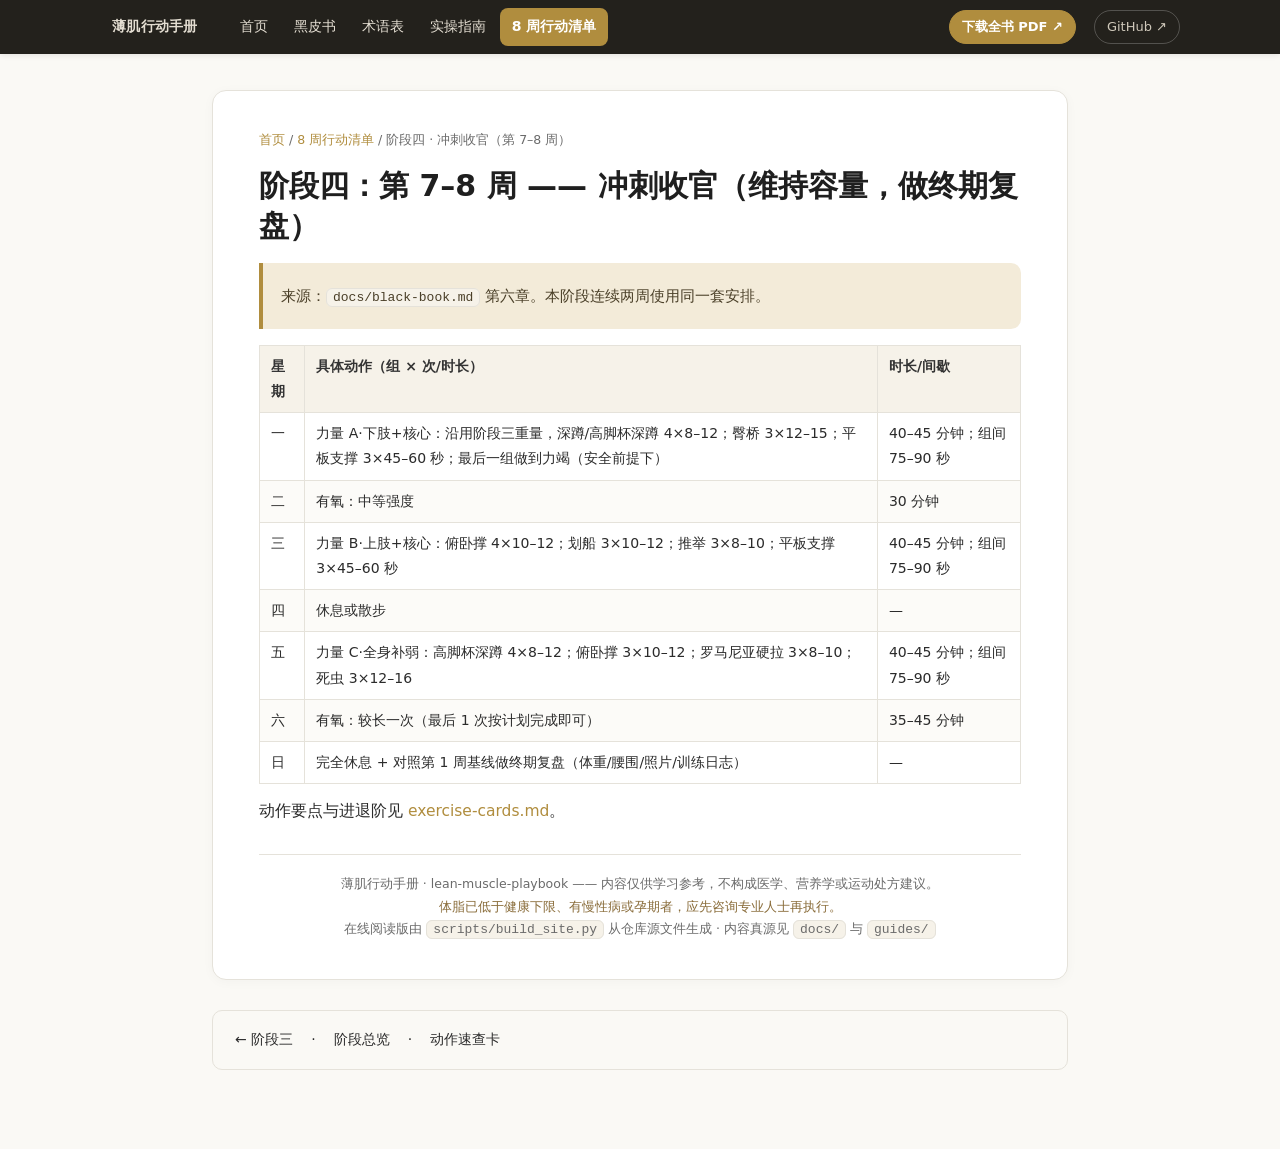
<file: site/guides/8-week-plan/stage-4.html>
<!DOCTYPE html>
<html lang="zh-CN">
<head>
<meta charset="UTF-8">
<meta name="viewport" content="width=device-width, initial-scale=1.0">
<title>阶段四 · 冲刺收官（第 7–8 周） · 薄肌行动手册</title>
<meta name="description" content="阶段四 · 冲刺收官（第 7–8 周） —— 薄肌行动手册（lean-muscle-playbook）在线阅读">
<link rel="stylesheet" href="../../assets/site.css">
</head>
<body>
<header class="topbar"><div class="topbar-inner">
<a class="brand" href="../../index.html"><span class="dot"></span>薄肌行动手册</a>
<nav><ul>
<li><a href="../../index.html">首页</a></li>
<li><a href="../../docs/black-book.html">黑皮书</a></li>
<li><a href="../../docs/glossary.html">术语表</a></li>
<li><a href="../../guides/practice-guide.html">实操指南</a></li>
<li><a class="active" href="../../guides/8-week-plan/index.html">8 周行动清单</a></li>
</ul></nav>
<a class="gh-link dl-top" href="https://raw.githubusercontent.com/isLinXu/lean-muscle-playbook/main/scripts/latex-book/main.pdf" target="_blank" rel="noopener">下载全书 PDF ↗</a>
<a class="gh-link" href="https://github.com/isLinXu/lean-muscle-playbook" target="_blank" rel="noopener">GitHub ↗</a>
</div></header>
<main>
<div class="page">
<div class="crumb"><a href="../../index.html">首页</a> / <a href="../../guides/8-week-plan/index.html">8 周行动清单</a> / 阶段四 · 冲刺收官（第 7–8 周）</div>


<h1 id="阶段四第-78-周--冲刺收官维持容量做终期复盘">阶段四：第 7–8 周 —— 冲刺收官（维持容量，做终期复盘）</h1>
<blockquote>
<p>来源：<code>docs/black-book.md</code> 第六章。本阶段连续两周使用同一套安排。</p>
</blockquote>
<table>
<thead>
<tr class="header">
<th>星期</th>
<th>具体动作（组 × 次/时长）</th>
<th>时长/间歇</th>
</tr>
</thead>
<tbody>
<tr class="odd">
<td>一</td>
<td>力量 A·下肢+核心：沿用阶段三重量，深蹲/高脚杯深蹲 4×8–12；臀桥 3×12–15；平板支撑 3×45–60 秒；最后一组做到力竭（安全前提下）</td>
<td>40–45 分钟；组间 75–90 秒</td>
</tr>
<tr class="even">
<td>二</td>
<td>有氧：中等强度</td>
<td>30 分钟</td>
</tr>
<tr class="odd">
<td>三</td>
<td>力量 B·上肢+核心：俯卧撑 4×10–12；划船 3×10–12；推举 3×8–10；平板支撑 3×45–60 秒</td>
<td>40–45 分钟；组间 75–90 秒</td>
</tr>
<tr class="even">
<td>四</td>
<td>休息或散步</td>
<td>—</td>
</tr>
<tr class="odd">
<td>五</td>
<td>力量 C·全身补弱：高脚杯深蹲 4×8–12；俯卧撑 3×10–12；罗马尼亚硬拉 3×8–10；死虫 3×12–16</td>
<td>40–45 分钟；组间 75–90 秒</td>
</tr>
<tr class="even">
<td>六</td>
<td>有氧：较长一次（最后 1 次按计划完成即可）</td>
<td>35–45 分钟</td>
</tr>
<tr class="odd">
<td>日</td>
<td>完全休息 + 对照第 1 周基线做终期复盘（体重/腰围/照片/训练日志）</td>
<td>—</td>
</tr>
</tbody>
</table>
<p>动作要点与进退阶见 <a href="../../guides/8-week-plan/exercise-cards.html">exercise-cards.md</a>。</p>

<footer>
  <div>薄肌行动手册 · lean-muscle-playbook —— 内容仅供学习参考，不构成医学、营养学或运动处方建议。</div>
  <div class="warn">体脂已低于健康下限、有慢性病或孕期者，应先咨询专业人士再执行。</div>
  <div>在线阅读版由 <code>scripts/build_site.py</code> 从仓库源文件生成 · 内容真源见 <code>docs/</code> 与 <code>guides/</code></div>
</footer>
</div>
<div class="toc" style="display:flex;gap:18px;flex-wrap:wrap;margin-top:30px;"><a href="stage-3.html">← 阶段三</a> · <a href="index.html">阶段总览</a> · <a href="exercise-cards.html">动作速查卡</a></div>
</main>
</body>
</html>
</file>
<file: site/assets/site.css>
/* lean-muscle-playbook 在线阅读站点统一样式
   设计语言延续既有交付物：墨色正文 + 金色点缀 + 米白底。 */
:root{
  --ink:#2b2b2b; --gray:#6b6b6b; --line:#e5e2da; --bg:#faf9f5; --card:#ffffff;
  --gold:#b08d3e; --gold-light:#f3ebd9; --green:#3e7d5a; --red:#b0483e; --soft:#f6f2e9;
  --topbar:#23211c;
}
*{box-sizing:border-box;}
html{scroll-behavior:smooth;}
body{margin:0;background:var(--bg);color:var(--ink);
  font-family:"PingFang SC","Hiragino Sans GB","Noto Sans CJK SC","Microsoft YaHei",system-ui,sans-serif;
  line-height:1.8;font-size:15.5px;}

/* ---------- 顶栏导航 ---------- */
.topbar{position:sticky;top:0;z-index:50;background:var(--topbar);color:#f5f1e8;
  box-shadow:0 1px 6px rgba(0,0,0,.10);}
.topbar-inner{max-width:1120px;margin:0 auto;padding:0 20px;display:flex;
  align-items:center;gap:18px;height:54px;}
.brand{display:flex;align-items:center;gap:8px;font-weight:700;font-size:16px;color:#f5f1e8;
  text-decoration:none;white-space:nowrap;letter-spacing:.02em;}
.brand .dot{width:10px;height:10px;border-radius:50%;background:var(--gold);flex:0 0 auto;}
.topbar nav{flex:1;min-width:0;}
.topbar ul{list-style:none;margin:0;padding:0;display:flex;gap:2px;overflow-x:auto;
  scrollbar-width:none;align-items:center;}
.topbar ul::-webkit-scrollbar{display:none;}
.topbar a{display:block;padding:6px 12px;border-radius:8px;color:#e4ded2;
  text-decoration:none;font-size:14px;white-space:nowrap;transition:background .15s,color .15s;}
.topbar a:hover{background:rgba(255,255,255,.08);color:#fff;}
.topbar a.active{background:var(--gold);color:#fff;font-weight:600;}
.topbar .gh-link{margin-left:auto;color:#cfc8ba;font-size:13px;text-decoration:none;
  white-space:nowrap;border:1px solid rgba(255,255,255,.22);border-radius:999px;padding:4px 12px;}
.topbar .gh-link:hover{color:#fff;border-color:var(--gold);}
.topbar .dl-top{color:#fff;font-weight:700;border-color:var(--gold);background:var(--gold);}
.topbar .dl-top:hover{color:#fff;border-color:#9e7e35;background:#9e7e35;}

/* ---------- 布局 ---------- */
main{max-width:900px;margin:0 auto;padding:36px 22px 72px;}
.page{background:var(--card);border:1px solid var(--line);border-radius:14px;
  padding:38px 46px;box-shadow:0 2px 12px rgba(0,0,0,.03);}
.crumb{font-size:12.5px;color:var(--gray);margin-bottom:14px;}
.crumb a{color:var(--gold);text-decoration:none;}
.crumb a:hover{text-decoration:underline;}

/* ---------- 标题 ---------- */
h1{margin:0 0 6px;font-size:30px;line-height:1.35;color:#1f1f1f;}
.lead{color:var(--gray);font-size:15px;margin:0 0 8px;}
h2{font-size:22px;margin:40px 0 14px;padding-bottom:8px;border-bottom:2px solid var(--gold-light);
  color:#1f1f1f;line-height:1.4;}
h3{font-size:17.5px;margin:28px 0 10px;color:#1f1f1f;line-height:1.45;}
h4{font-size:15.5px;margin:20px 0 6px;color:#333;}
h2:first-child{margin-top:8px;}
h3 code,h2 code{background:transparent;padding:0;}

/* ---------- 正文 ---------- */
p{margin:10px 0;}
strong{color:#1f1f1f;}
ul,ol{margin:8px 0 12px;padding-left:26px;}
li{margin:5px 0;}
a{color:var(--gold);text-decoration:none;}
a:hover{text-decoration:underline;}
hr{border:none;border-top:1px solid var(--line);margin:28px 0;}
blockquote{margin:16px 0;padding:14px 18px;border-left:4px solid var(--gold);
  background:var(--gold-light);border-radius:0 10px 10px 0;color:#4a3f28;font-size:14.5px;}
blockquote p{margin:6px 0;}
code{background:var(--soft);border:1px solid var(--line);border-radius:6px;
  padding:1px 6px;font-size:13px;font-family:ui-monospace,SFMono-Regular,Menlo,Consolas,monospace;}
pre{background:#23211c;color:#f0ead9;border-radius:10px;padding:16px 18px;overflow-x:auto;
  font-size:13px;line-height:1.6;}
pre code{background:transparent;border:none;color:inherit;padding:0;}
img{max-width:100%;height:auto;border-radius:10px;border:1px solid var(--line);}
figure{margin:16px 0;}
figcaption{font-size:12.5px;color:var(--gray);text-align:center;margin-top:6px;}

/* ---------- 表格 ---------- */
table{width:100%;border-collapse:collapse;margin:14px 0;font-size:14px;}
th,td{border:1px solid var(--line);padding:8px 11px;text-align:left;vertical-align:top;}
th{background:var(--soft);font-weight:600;color:#333;}
tr:nth-child(even) td{background:#fcfbf8;}

/* ---------- 目录卡片 ---------- */
.toc{background:var(--bg);border:1px solid var(--line);border-radius:10px;
  padding:16px 22px;margin:20px 0 8px;font-size:14px;}
.toc-title{font-weight:700;color:var(--gold);font-size:13px;letter-spacing:.1em;
  margin-bottom:10px;display:flex;align-items:center;gap:8px;}
.toc ol{margin:0;padding-left:22px;}
.toc ul{margin:0;padding-left:22px;list-style:disc;}
.toc a{color:var(--ink);}
.toc a:hover{color:var(--gold);text-decoration:none;}
.toc>ol>li{margin:5px 0;}
.toc .lvl2{font-weight:600;}
.toc .lvl3{font-weight:400;color:#444;}

/* ---------- 首页 hero 与卡片 ---------- */
.hero{padding:46px 40px 36px;background:linear-gradient(160deg,#2b2b2b 0%,#3a352b 60%,#4a4130 100%);
  border-radius:16px;color:#f5f1e8;margin-bottom:22px;}
.hero .kicker{color:var(--gold);font-weight:700;font-size:13px;letter-spacing:.16em;margin-bottom:10px;}
.hero h1{color:#fff;font-size:34px;margin-bottom:10px;}
.hero p{color:#e3dccb;max-width:660px;font-size:15px;}
.hero .pill{display:inline-block;background:rgba(255,255,255,.10);border:1px solid rgba(255,255,255,.18);
  border-radius:999px;padding:4px 14px;font-size:12.5px;margin:6px 8px 0 0;color:#f0ead9;}
.cards{display:grid;grid-template-columns:repeat(auto-fit,minmax(240px,1fr));gap:16px;margin:22px 0 8px;}
.card{background:var(--card);border:1px solid var(--line);border-radius:12px;padding:20px 22px;
  transition:transform .15s,box-shadow .15s;}
.card:hover{transform:translateY(-2px);box-shadow:0 6px 18px rgba(0,0,0,.06);}
.card .tag{display:inline-block;background:var(--gold-light);color:#7a6226;font-size:12px;
  font-weight:600;border-radius:6px;padding:2px 8px;margin-bottom:10px;letter-spacing:.04em;}
.card h3{margin:0 0 8px;font-size:16.5px;}
.card p{margin:0 0 12px;color:var(--gray);font-size:13.5px;line-height:1.65;}
.card a.go{font-size:13.5px;font-weight:600;}
.dl-list{display:grid;gap:10px;margin:14px 0;}
.dl-item{display:flex;align-items:center;gap:12px;background:var(--bg);border:1px solid var(--line);
  border-radius:10px;padding:12px 16px;}
.dl-item .ic{width:38px;height:38px;flex:0 0 38px;border-radius:8px;background:var(--gold-light);
  color:#7a6226;display:flex;align-items:center;justify-content:center;font-weight:700;font-size:13px;}
.dl-item .tt{flex:1;min-width:0;}
.dl-item .tt b{display:block;font-size:14.5px;}
.dl-item .tt span{color:var(--gray);font-size:12.5px;}
.dl-item .dl{color:var(--gold);font-weight:600;font-size:13.5px;white-space:nowrap;}

/* ---------- 页脚 ---------- */
footer{border-top:1px solid var(--line);margin-top:28px;padding-top:18px;
  color:var(--gray);font-size:12.5px;text-align:center;line-height:1.8;}
footer .warn{color:#8a6d3b;}

/* ---------- 响应式 ---------- */
@media(max-width:760px){
  main{padding:20px 14px 56px;}
  .page{padding:26px 20px;}
  .hero{padding:34px 24px 28px;}
  .hero h1{font-size:26px;}
  h1{font-size:24px;}
  h2{font-size:20px;}
  .topbar-inner{gap:10px;padding:0 12px;}
  .brand{font-size:14.5px;}
  .topbar .gh-link{display:none;}
  .topbar .dl-top{display:inline-block;flex:0 0 auto;}
}

/* ---------- 打印 ---------- */
@media print{
  .topbar,.crumb{display:none;}
  body{background:#fff;}
  .page{box-shadow:none;border:none;padding:0;}
  a{color:var(--ink);}
}
</file>
